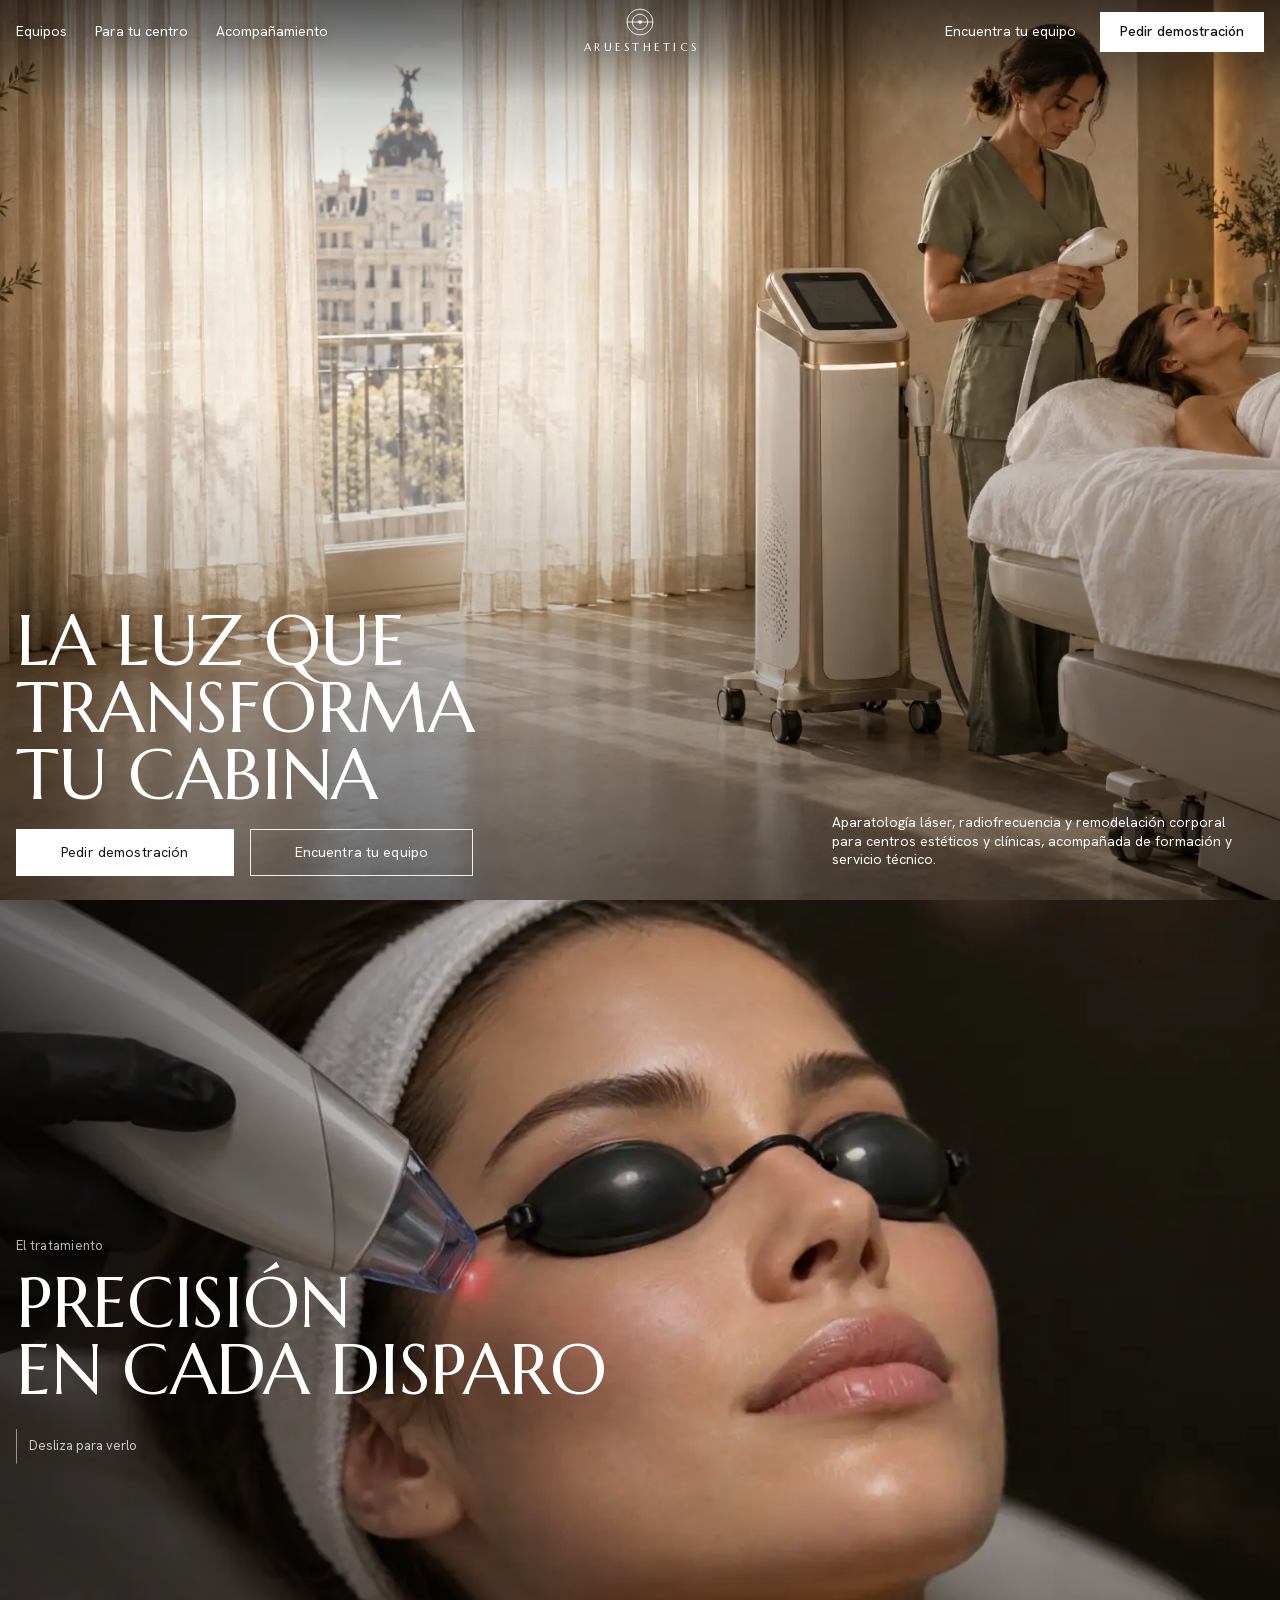
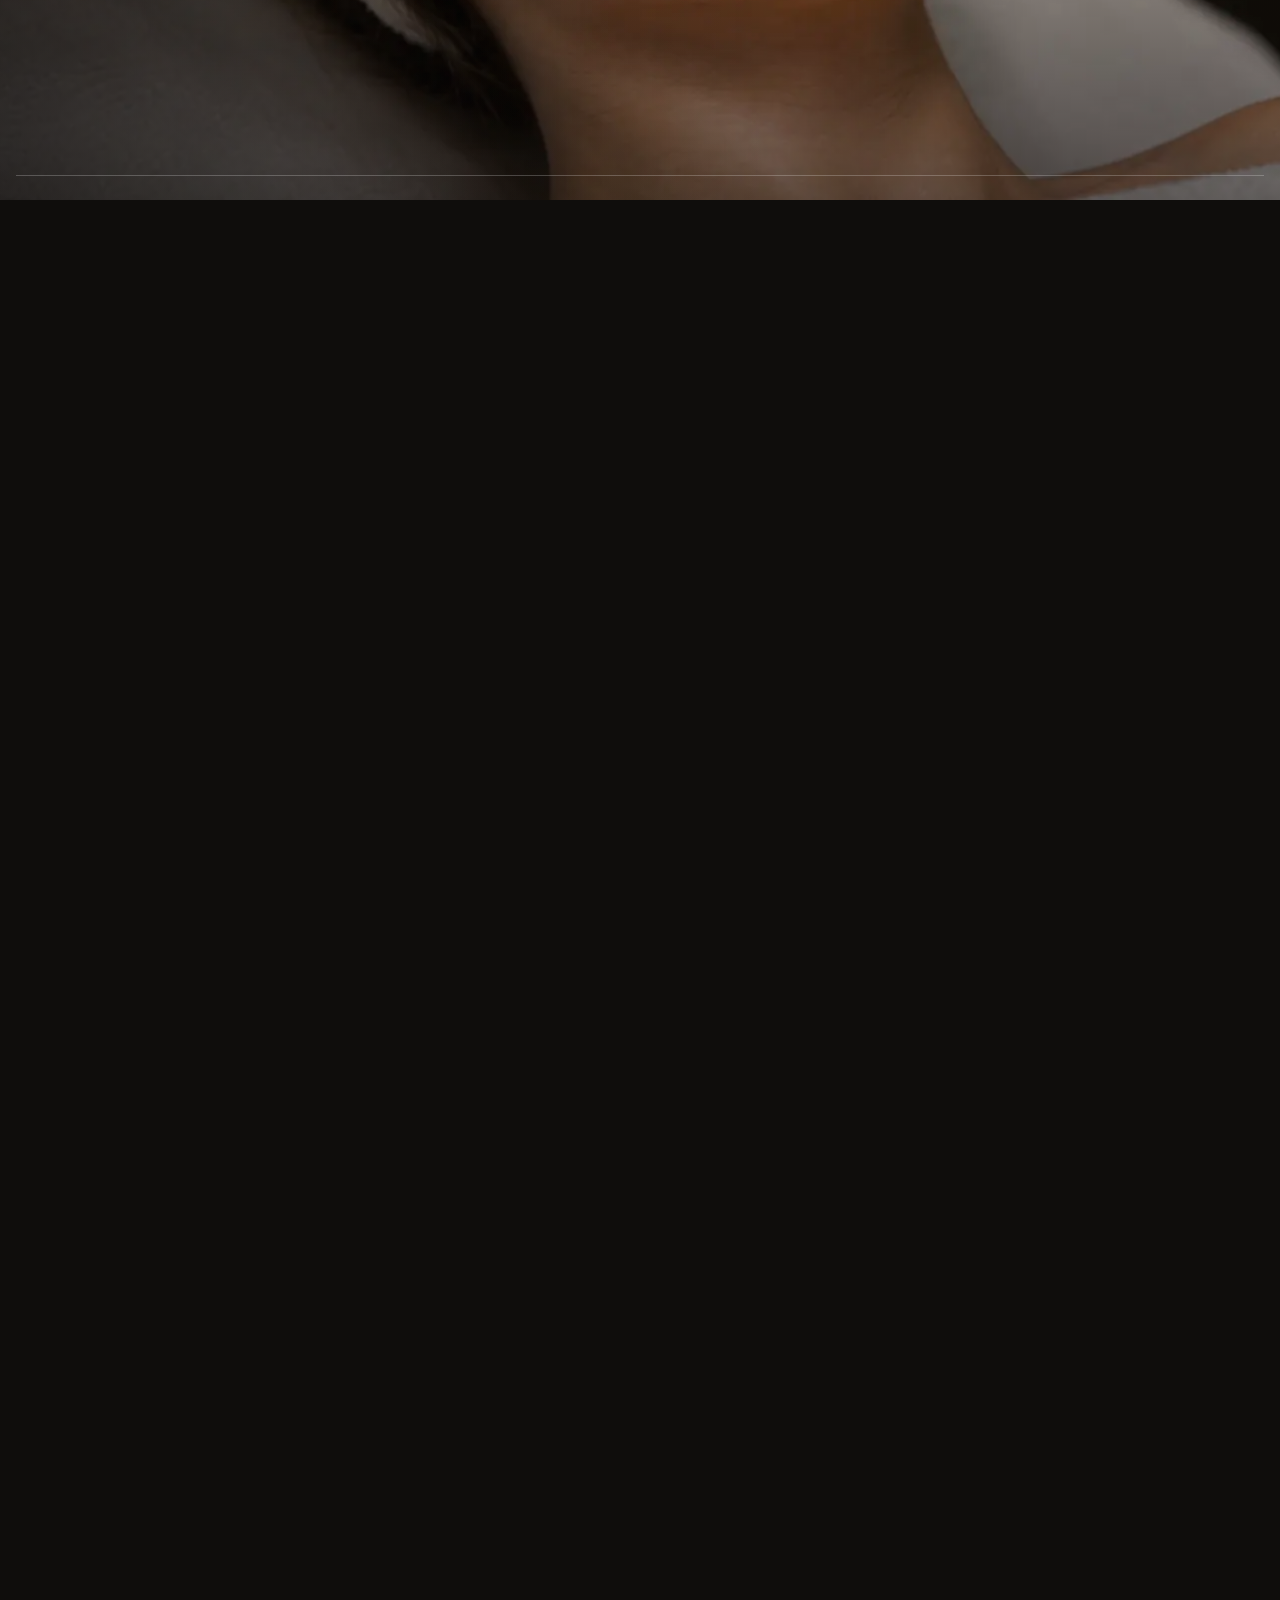
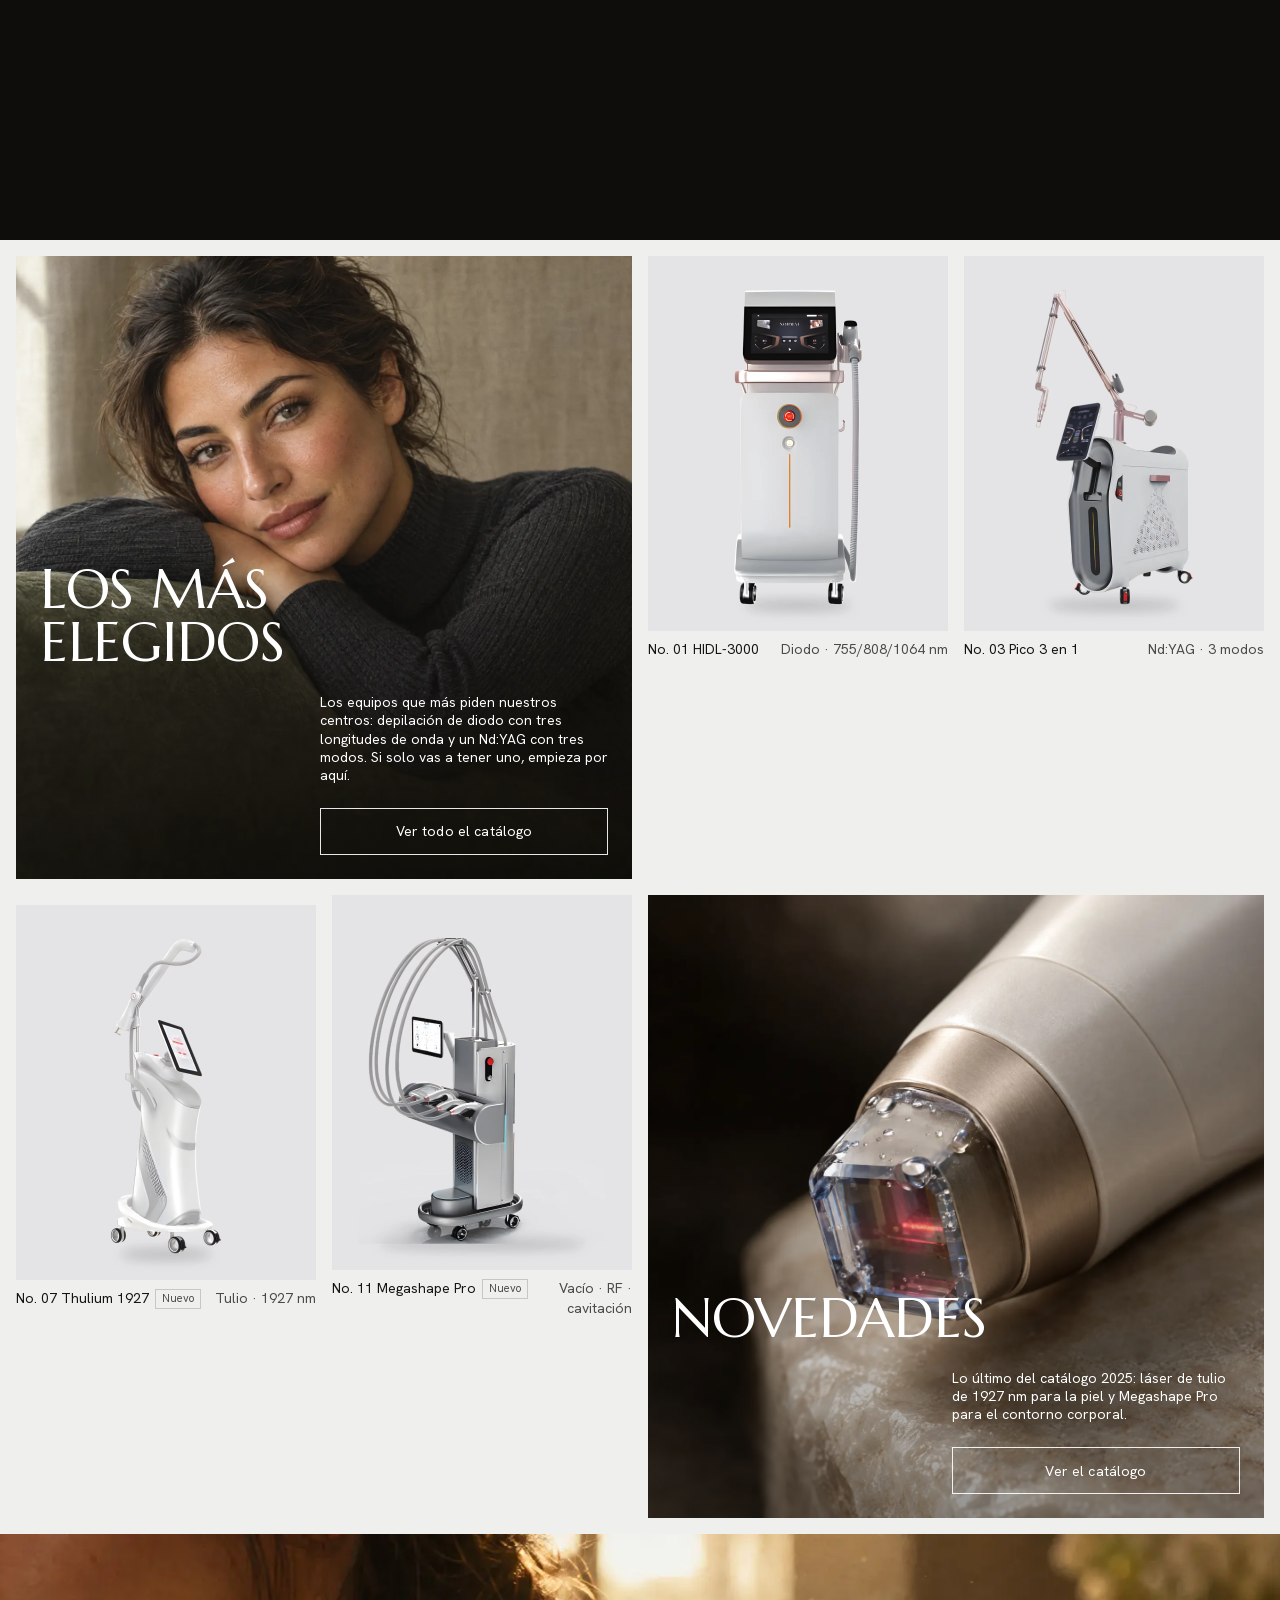
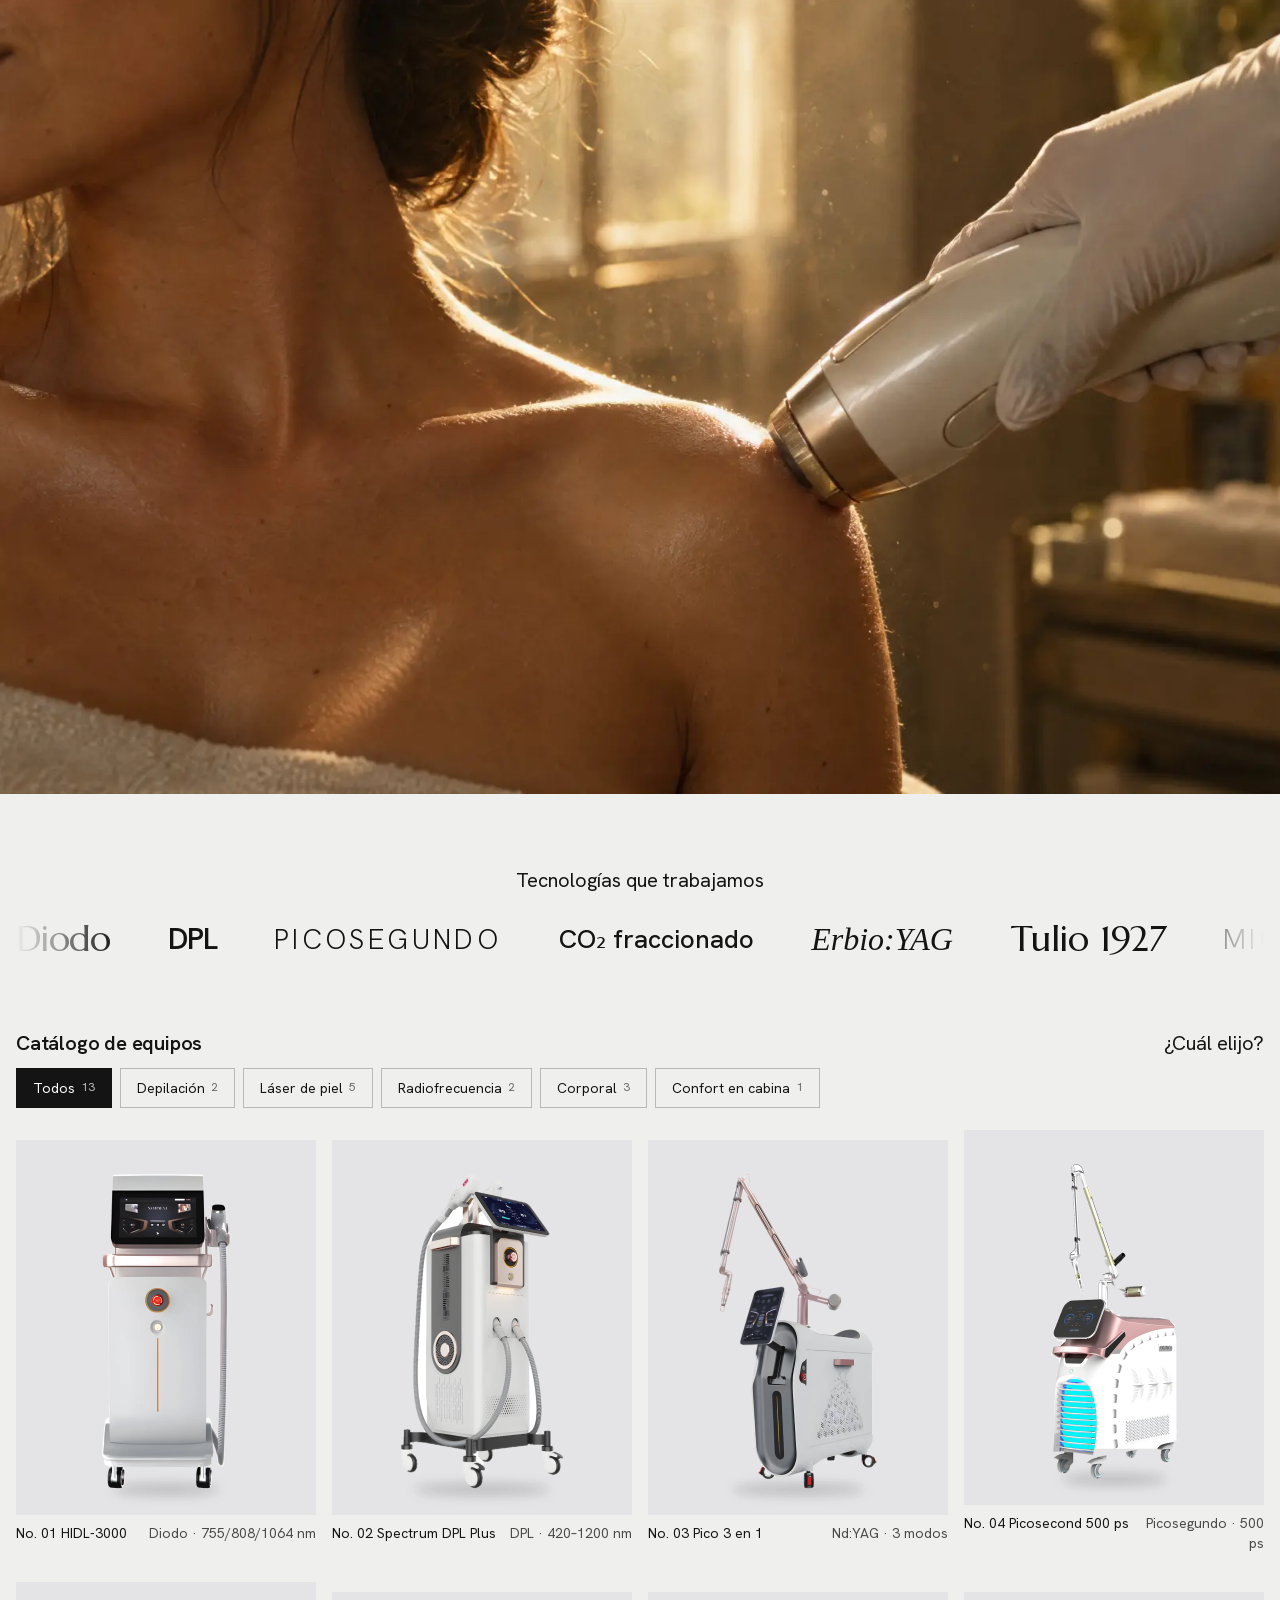
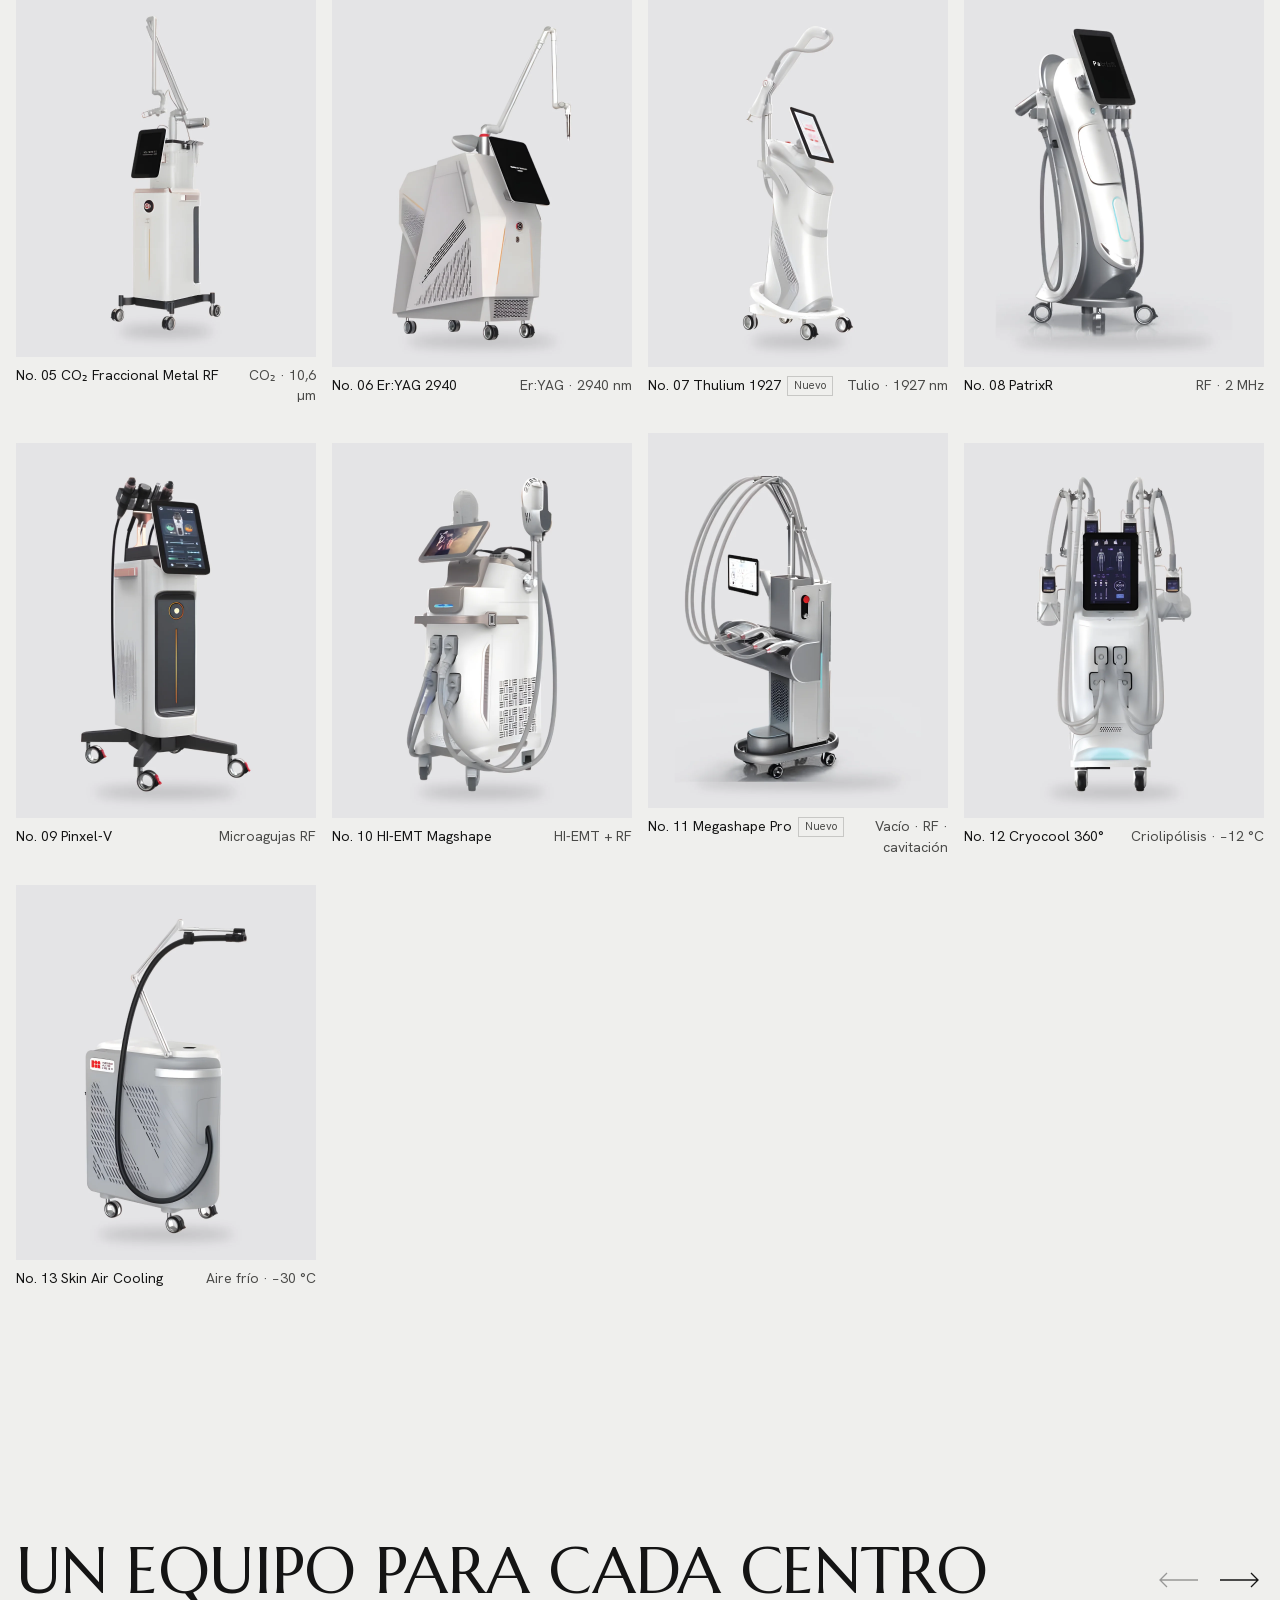
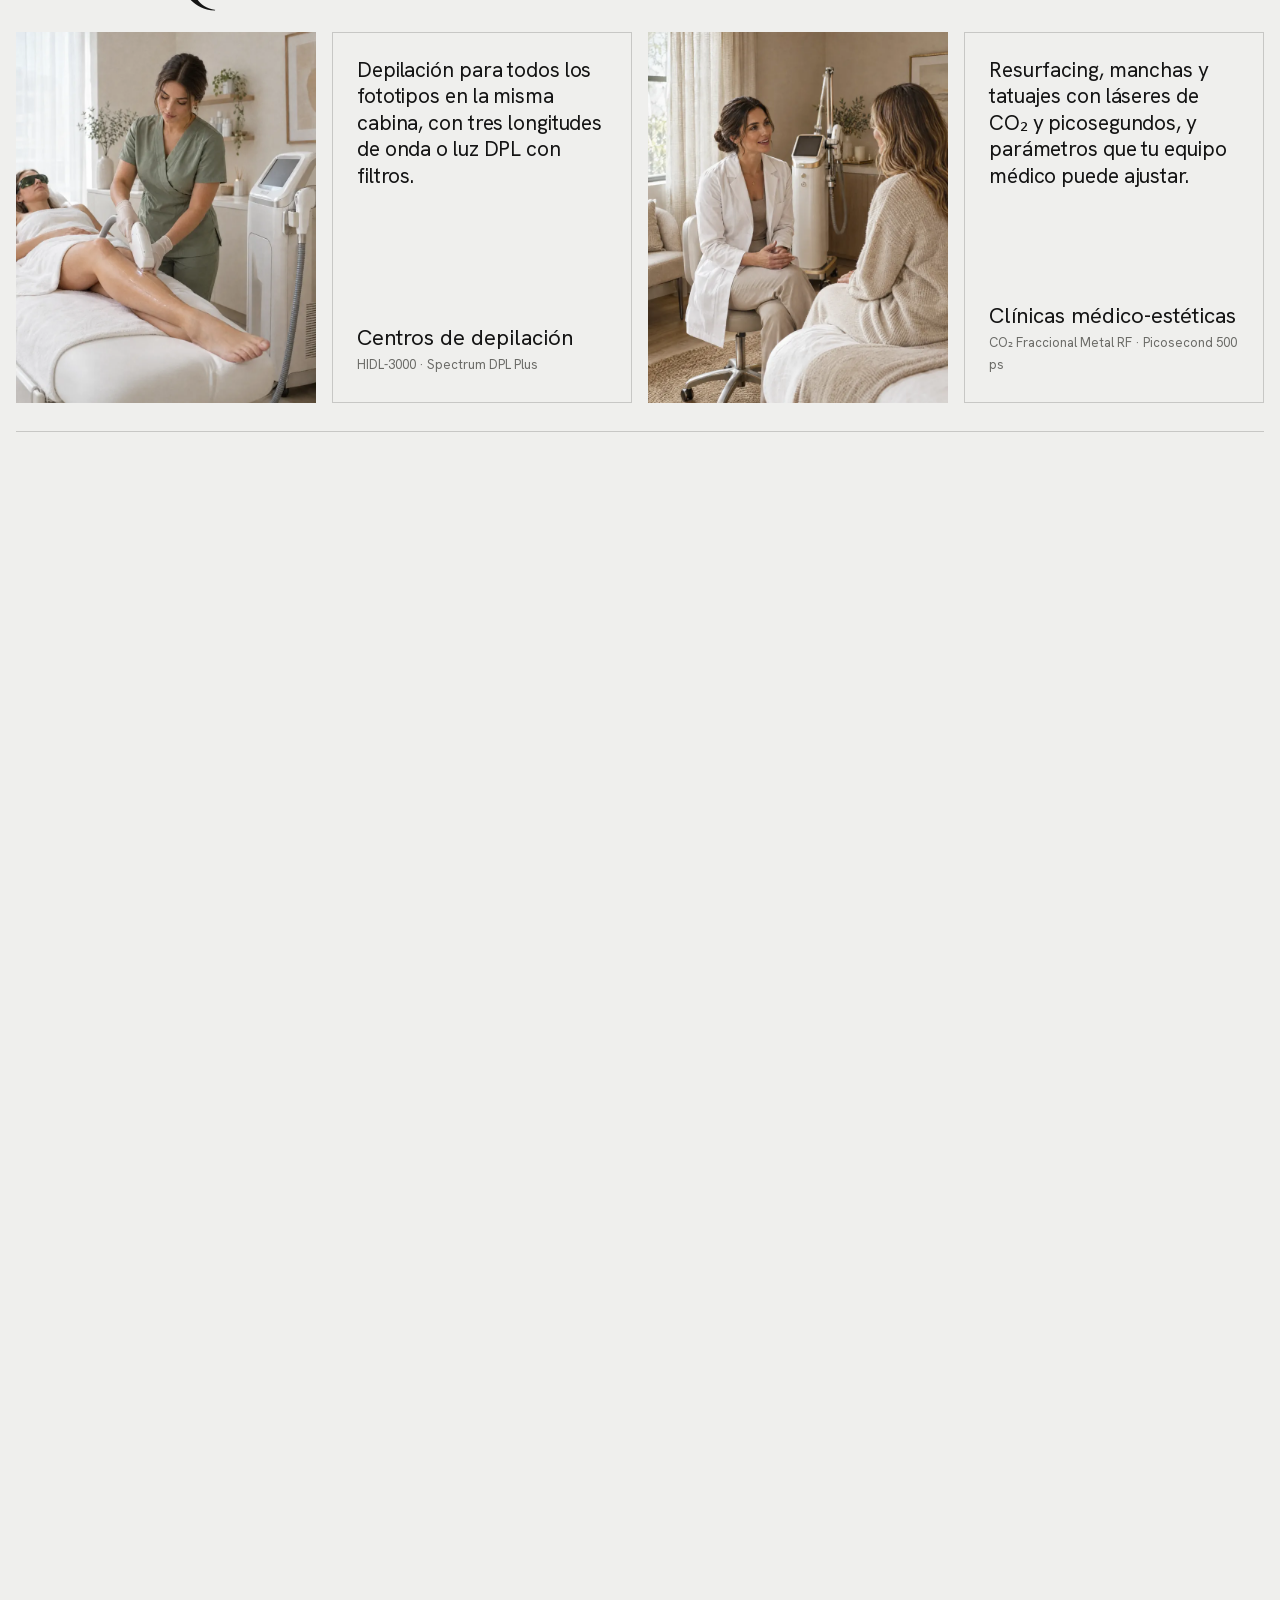
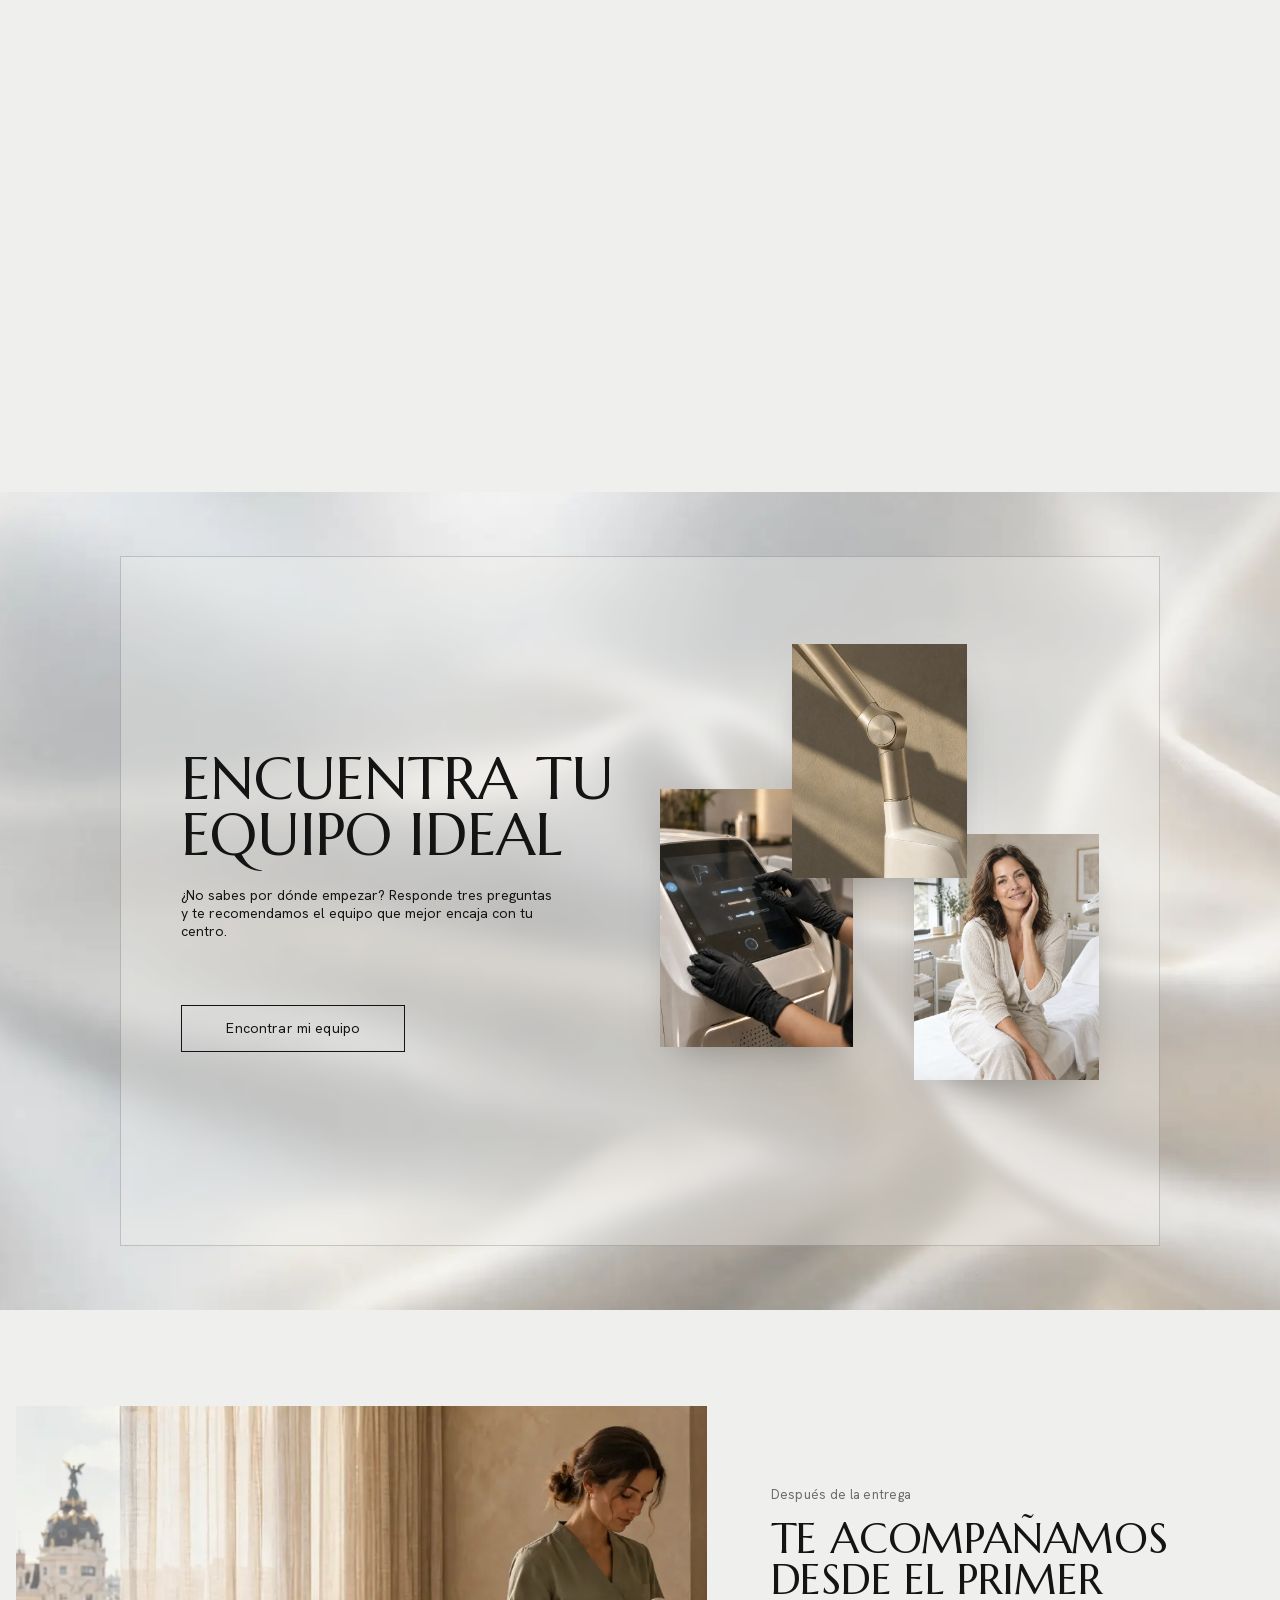
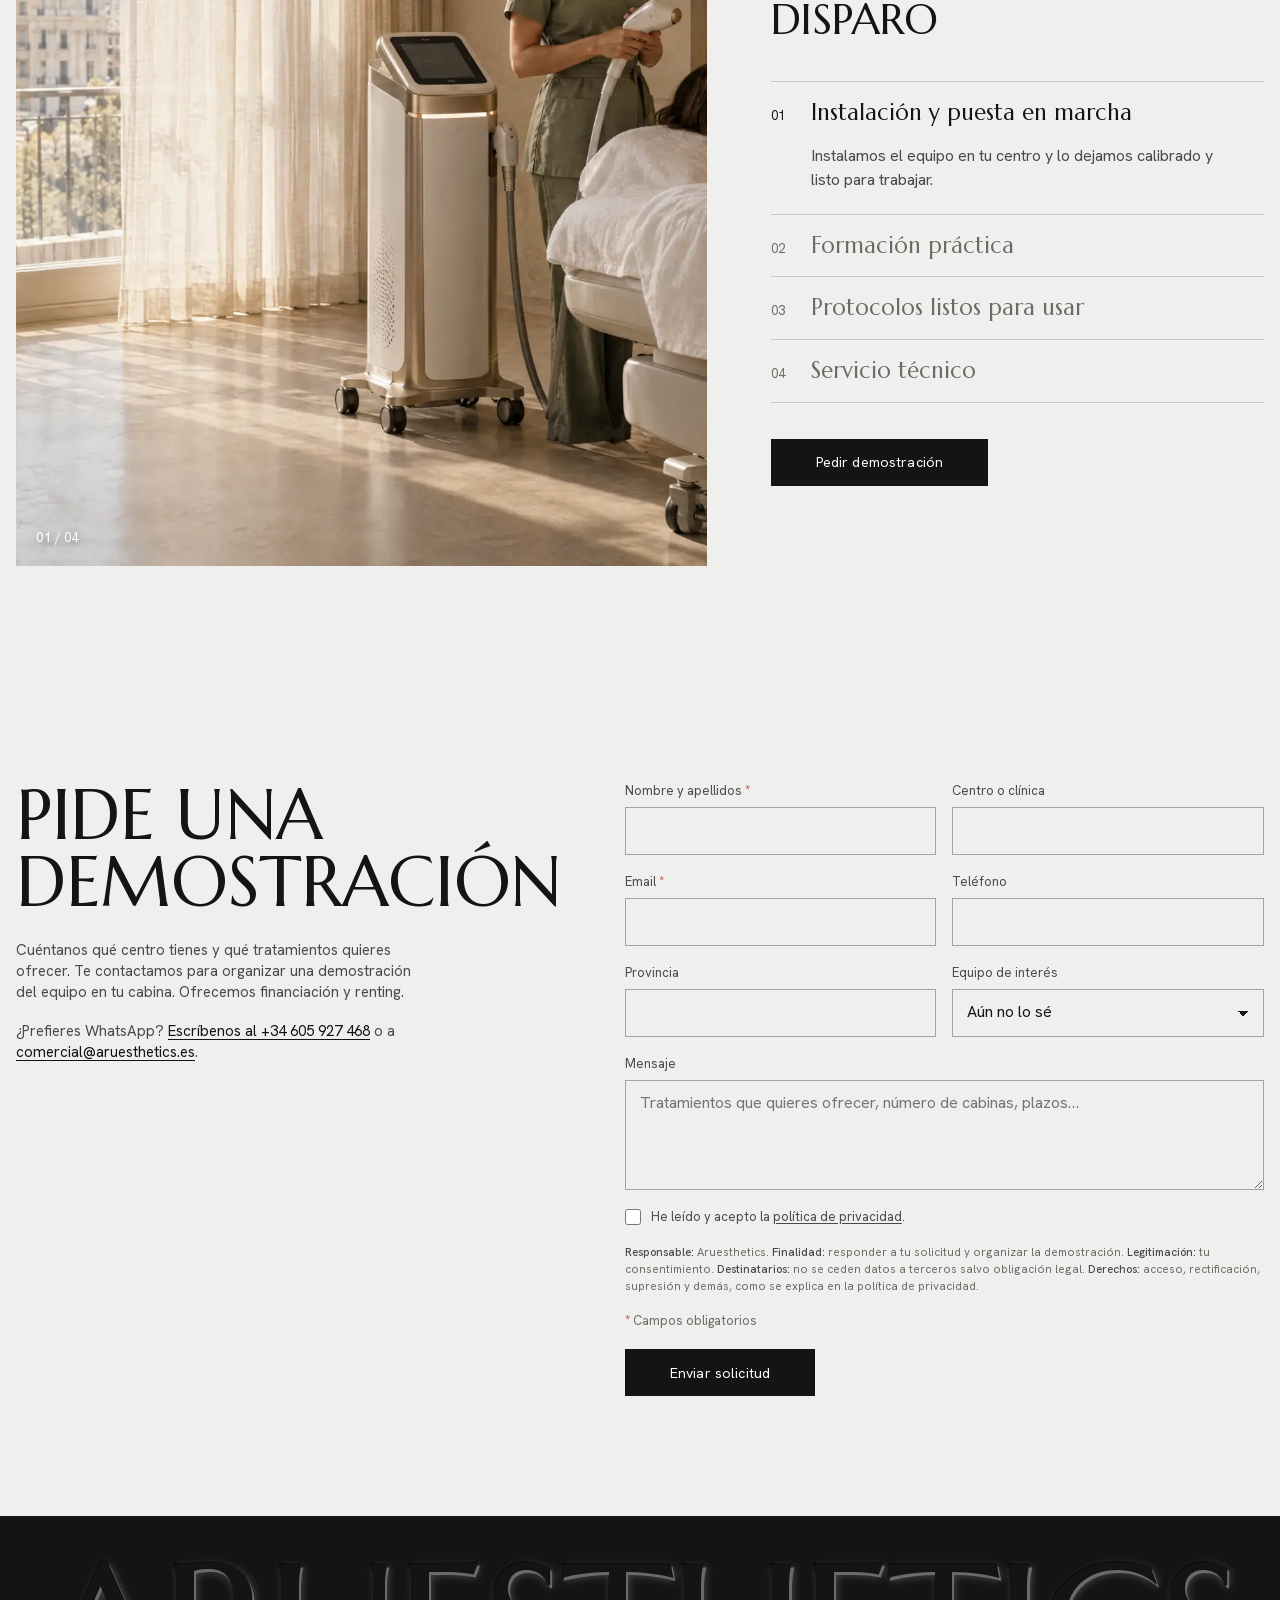
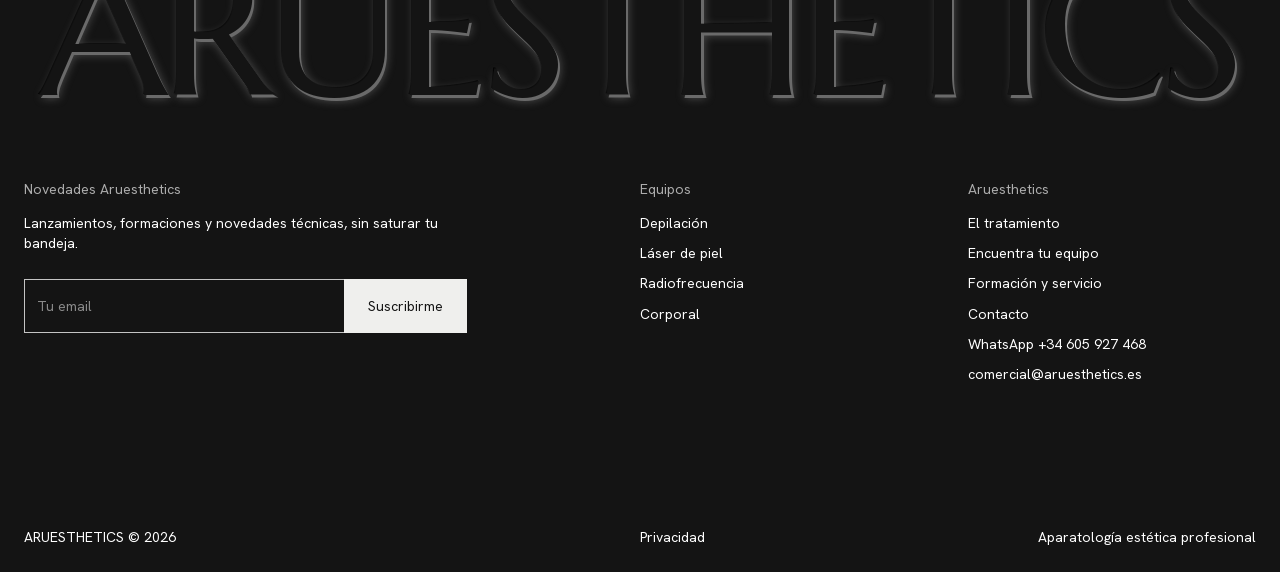
<file: index.html>
<!doctype html>
<html lang="es-ES">
<head>
  <meta charset="utf-8">
  <meta name="viewport" content="width=device-width, initial-scale=1, viewport-fit=cover">
  <title>Aruesthetics — Aparatología estética profesional para centros</title>
  <meta name="description" content="Aruesthetics distribuye aparatología estética profesional para centros estéticos y clínicas: depilación láser de diodo y DPL, láseres de picosegundo, CO₂, erbio y tulio, radiofrecuencia con microagujas, HI-EMT y criolipólisis">
  <link rel="canonical" href="https://aruesthetics.es/">
  <meta name="theme-color" content="#141414">
  <meta property="og:type" content="website">
  <meta property="og:locale" content="es_ES">
  <meta property="og:title" content="Aruesthetics — Aparatología estética profesional para centros">
  <meta property="og:description" content="Láser, radiofrecuencia y remodelación corporal para centros estéticos y clínicas, con formación y servicio técnico.">
  <meta property="og:url" content="https://aruesthetics.es/">
  <meta property="og:image" content="https://aruesthetics.es/img/og.jpg">
  <link rel="icon" href="img/favicon.svg" type="image/svg+xml">
  <link rel="preload" as="font" type="font/woff2" href="fonts/marcellus.woff2" crossorigin>
  <link rel="preload" as="font" type="font/woff2" href="fonts/hanken.woff2" crossorigin>
  <link rel="preload" as="image" href="img/hero.webp">
  <script>document.documentElement.classList.add('js')</script>
  <link rel="stylesheet" href="css/styles.css?v=12">
  <script type="application/ld+json">
  {"@context":"https://schema.org","@type":"Organization","name":"Aruesthetics","url":"https://aruesthetics.es/","description":"Aparatología estética profesional para centros estéticos y clínicas.","logo":"https://aruesthetics.es/img/favicon.svg","email":"comercial@aruesthetics.es","contactPoint":{"@type":"ContactPoint","telephone":"+34 605 927 468","email":"comercial@aruesthetics.es","contactType":"sales","areaServed":"ES","availableLanguage":"es"}}
  </script>
</head>
<body>
  <a class="skip" href="#equipos">Saltar al contenido</a>

  <!-- ============ CABECERA ============ -->
  <header class="nav is-top" id="nav">
    <nav class="nav__left" aria-label="Principal">
      <a href="#equipos" data-sections="equipos,catalogo">Equipos</a>
      <a href="#centros" data-sections="centros,encuentra">Para tu centro</a>
      <a href="#formacion" data-sections="formacion">Acompañamiento</a>
    </nav>
    <a class="nav__logo" href="#top" aria-label="Aruesthetics, inicio">
      <svg viewBox="0 0 40 40" aria-hidden="true"><circle cx="20" cy="20" r="18.5" fill="none" stroke="currentColor" stroke-width="1.2"/><circle cx="20" cy="20" r="11" fill="none" stroke="currentColor" stroke-width="1.2"/><path d="M1.5 20h37" stroke="currentColor" stroke-width="1.2"/><circle cx="20" cy="20" r="2.6" fill="currentColor"/></svg>
      <span>ARUESTHETICS</span>
    </a>
    <div class="nav__right">
      <button type="button" class="linklike nav__quiz" data-open-quiz>Encuentra tu equipo</button>
      <a href="#contacto" class="nav__btn">Pedir demostración</a>
      <button class="nav__burger" type="button" aria-label="Abrir menú" aria-expanded="false" aria-controls="menu"><span></span><span></span></button>
    </div>
  </header>

  <div class="menu" id="menu" hidden>
    <a href="#equipos">Equipos</a>
    <a href="#tratamiento">El tratamiento</a>
    <a href="#centros">Para tu centro</a>
    <a href="#formacion">Acompañamiento</a>
    <button type="button" class="linklike" data-open-quiz>Encuentra tu equipo</button>
    <a href="#contacto" class="btn btn--ink menu__cta">Pedir demostración</a>
  </div>

  <main id="top">
    <!-- ============ HERO ============ -->
    <section class="hero" data-nav="dark">
      <video class="hero__media" autoplay muted loop playsinline preload="auto" poster="img/hero.webp" aria-hidden="true">
        <source src="video/hero-m.mp4" type="video/mp4" media="(max-width: 767px)">
        <source src="video/hero.mp4" type="video/mp4">
      </video>
      <div class="hero__shade"></div>
      <div class="hero__content">
        <h1 class="display reveal">La luz que<br>transforma<br>tu cabina</h1>
        <div class="hero__actions reveal">
          <a class="btn btn--white" href="#contacto">Pedir demostración</a>
          <button type="button" class="btn btn--light" data-open-quiz>Encuentra tu equipo</button>
        </div>
      </div>
      <p class="hero__aside reveal">Aparatología láser, radiofrecuencia y remodelación corporal para centros estéticos y clínicas, acompañada de formación y servicio técnico.</p>
    </section>

    <!-- ============ VÍDEO SCROLL: TRATAMIENTO FACIAL ============ -->
    <section class="scrolly" data-nav="dark" id="tratamiento" data-frames="151" aria-label="El tratamiento, fotograma a fotograma">
      <div class="scrolly__sticky">
        <canvas class="scrolly__canvas" aria-hidden="true"></canvas>
        <img class="scrolly__fallback" src="img/face.webp" alt="Tratamiento láser facial: la pieza de mano con punta de zafiro recorre la mejilla de una clienta con gafas de protección.">
        <div class="scrolly__shade"></div>
        <div class="scrolly__intro">
          <p class="eyebrow">El tratamiento</p>
          <h2 class="display">Precisión<br>en cada disparo</h2>
          <p class="scrolly__hint"><span></span>Desliza para verlo</p>
        </div>
        <ol class="scrolly__steps">
          <li data-from="0.18" data-to="0.45">
            <span class="step__n">01 · Contacto</span>
            <p>La punta de zafiro refrigerada se apoya sobre la piel y protege la epidermis antes de cada disparo.</p>
          </li>
          <li data-from="0.45" data-to="0.72">
            <span class="step__n">02 · Disparo</span>
            <p>Energía estable pulso a pulso. El haz guía marca el punto exacto donde actúa la luz.</p>
          </li>
          <li data-from="0.72" data-to="1.01">
            <span class="step__n">03 · Recorrido</span>
            <p>Pasadas suaves y continuas, con protocolos guardados por fototipo y zona para repetir el resultado en cada sesión.</p>
          </li>
        </ol>
        <div class="scrolly__progress" aria-hidden="true"><span></span></div>
      </div>
    </section>

    <!-- ============ DESTACADOS ============ -->
    <section class="features" id="equipos">
      <div class="feature-row">
        <article class="feature reveal">
          <img src="img/retrato.webp" alt="Retrato de una mujer con la piel luminosa apoyada sobre su brazo" loading="lazy" width="1400" height="1400">
          <div class="feature__body">
            <h2 class="display">Los más<br>elegidos</h2>
            <div class="feature__side">
              <p>Los equipos que más piden nuestros centros: depilación de diodo con tres longitudes de onda y un Nd:YAG con tres modos. Si solo vas a tener uno, empieza por aquí.</p>
              <a class="btn btn--light btn--block" href="#catalogo" data-filter="todos">Ver todo el catálogo</a>
            </div>
          </div>
        </article>
        <div class="feature-products" data-products="hidl,pico3"></div>
      </div>

      <div class="feature-row feature-row--flip">
        <div class="feature-products" data-products="tulio,megashape"></div>
        <article class="feature reveal">
          <img src="img/tip.webp" alt="Detalle de la punta de zafiro de una pieza de mano láser con gotas de gel refrigerante" loading="lazy" width="1400" height="1400">
          <div class="feature__body">
            <h2 class="display">Novedades</h2>
            <div class="feature__side">
              <p>Lo último del catálogo 2025: láser de tulio de 1927 nm para la piel y Megashape Pro para el contorno corporal.</p>
              <a class="btn btn--light btn--block" href="#catalogo" data-filter="todos">Ver el catálogo</a>
            </div>
          </div>
        </article>
      </div>
    </section>

    <!-- ============ FRANJA DE VÍDEO ============ -->
    <section class="band" data-nav="dark" aria-hidden="true">
      <video class="lazy-video" muted loop playsinline preload="none" poster="img/band.webp">
        <source data-src="video/band.mp4" type="video/mp4">
      </video>
    </section>

    <!-- ============ TECNOLOGÍAS ============ -->
    <section class="techs" aria-labelledby="techs-t">
      <h2 id="techs-t" class="techs__title">Tecnologías que trabajamos</h2>
      <div class="techs__track">
        <ul class="techs__list">
          <li class="t1">Diodo</li><li class="t3">DPL</li><li class="t4">Picosegundo</li><li class="t6">CO₂ fraccionado</li><li class="t2">Erbio:YAG</li><li class="t5">Tulio 1927</li><li class="t4">Microagujas RF</li><li class="t3">HI-EMT</li><li class="t2">Criolipólisis</li>
        </ul>
      </div>
    </section>

    <!-- ============ COLECCIONES ============ -->
    <section class="collection" id="catalogo" aria-labelledby="catalogo-t">
      <header class="collection__head">
        <h2 id="catalogo-t">Catálogo de equipos</h2>
        <button type="button" class="linklike" data-open-quiz>¿Cuál elijo?</button>
      </header>
      <div class="filters" role="group" aria-label="Filtrar por tipo de equipo"></div>
      <div class="grid4" id="catalogo-grid" aria-live="polite"></div>
    </section>

    <!-- ============ PARA CADA CENTRO ============ -->
    <section class="centers" id="centros">
      <div class="centers__sticky">
      <header class="centers__head">
        <h2 class="display display--ink">Un equipo para<br class="m-only"> cada centro</h2>
        <div class="arrows">
          <button type="button" class="arrow" data-dir="-1" aria-label="Anterior"><svg viewBox="0 0 40 16"><path d="M40 8H2M9 1 2 8l7 7" fill="none" stroke="currentColor" stroke-width="1.3"/></svg></button>
          <button type="button" class="arrow" data-dir="1" aria-label="Siguiente"><svg viewBox="0 0 40 16"><path d="M0 8h38M31 1l7 7-7 7" fill="none" stroke="currentColor" stroke-width="1.3"/></svg></button>
        </div>
      </header>
      <div class="carousel" aria-label="Tipos de centro">
        <figure class="ccard ccard--img"><img src="img/uc-depilacion.webp" alt="Esteticista tratando la pierna de una clienta con un láser de diodo" decoding="async" width="800" height="1000"></figure>
        <div class="ccard ccard--text">
          <p>Depilación para todos los fototipos en la misma cabina, con tres longitudes de onda o luz DPL con filtros.</p>
          <div><strong>Centros de depilación</strong><span>HIDL-3000 · Spectrum DPL Plus</span></div>
        </div>
        <figure class="ccard ccard--img"><img src="img/uc-clinica.webp" alt="Doctora conversando con una paciente en una consulta médico-estética" decoding="async" width="800" height="1000"></figure>
        <div class="ccard ccard--text">
          <p>Resurfacing, manchas y tatuajes con láseres de CO₂ y picosegundos, y parámetros que tu equipo médico puede ajustar.</p>
          <div><strong>Clínicas médico-estéticas</strong><span>CO₂ Fraccional Metal RF · Picosecond 500 ps</span></div>
        </div>
        <figure class="ccard ccard--img"><img src="img/uc-derma.webp" alt="Dermatóloga examinando la piel de un paciente con una lupa iluminada" decoding="async" width="800" height="1000"></figure>
        <div class="ccard ccard--text">
          <p>Lesiones pigmentadas, textura y poros tratados con precisión con láseres de erbio y tulio.</p>
          <div><strong>Dermatología</strong><span>Er:YAG 2940 · Thulium 1927</span></div>
        </div>
        <figure class="ccard ccard--img"><img src="img/uc-spa.webp" alt="Sala de spa con camilla y un equipo láser de sobremesa" decoding="async" width="800" height="1000"></figure>
        <div class="ccard ccard--text">
          <p>Remodelación corporal y radiofrecuencia para sumar servicios de cuerpo sin obras ni cabinas nuevas.</p>
          <div><strong>Spas y wellness</strong><span>Megashape Pro · Cryocool 360°</span></div>
        </div>
      </div>
      <div class="centers__progress" aria-hidden="true"><span></span></div>
      </div>
    </section>

    <!-- ============ QUIZ ============ -->
    <section class="match" id="encuentra">
      <img class="match__bg" src="img/quizbg.webp" alt="" loading="lazy" aria-hidden="true">
      <div class="match__box reveal">
        <div class="match__copy">
          <h2 class="display display--ink">Encuentra tu<br>equipo ideal</h2>
          <p>¿No sabes por dónde empezar? Responde tres preguntas y te recomendamos el equipo que mejor encaja con tu centro.</p>
          <button type="button" class="btn" data-open-quiz>Encontrar mi equipo</button>
        </div>
        <div class="match__collage" aria-hidden="true">
          <img class="c1" src="img/col1.webp" alt="" loading="lazy">
          <img class="c2" src="img/col3.webp" alt="" loading="lazy">
          <img class="c3" src="img/col2.webp" alt="" loading="lazy">
        </div>
      </div>
    </section>

    <!-- ============ ACOMPAÑAMIENTO ============ -->
    <section class="care" id="formacion" aria-labelledby="care-t">
      <div class="care__media reveal">
        <figure class="care__layer is-on"><img src="img/hero.webp" alt="Equipo de depilación instalado en una cabina, junto a la camilla" loading="lazy" style="object-position: 64% 50%"></figure>
        <figure class="care__layer"><video muted loop playsinline preload="none" poster="img/formacion.webp" aria-label="Una formadora explica los parámetros del equipo a dos esteticistas"><source data-src="video/formacion.mp4" type="video/mp4"></video></figure>
        <figure class="care__layer"><img src="img/col1.webp" alt="Manos con guantes ajustando un protocolo en la pantalla táctil del equipo" loading="lazy"></figure>
        <figure class="care__layer"><video muted loop playsinline preload="none" poster="img/historia.webp" aria-label="Un técnico calibra un equipo láser en el taller"><source data-src="video/historia.mp4" type="video/mp4"></video></figure>
        <p class="care__count" aria-hidden="true"><b>01</b> / 04</p>
      </div>
      <div class="care__copy">
        <p class="eyebrow">Después de la entrega</p>
        <h2 id="care-t" class="display display--ink">Te acompañamos desde el primer disparo</h2>
        <ol class="care__list">
          <li class="is-on">
            <button type="button" aria-expanded="true" aria-controls="care-d0"><span class="care__n">01</span><span class="care__t">Instalación y puesta en marcha</span></button>
            <div class="care__d" id="care-d0"><p>Instalamos el equipo en tu centro y lo dejamos calibrado y listo para trabajar.</p></div>
            <span class="care__bar" aria-hidden="true"></span>
          </li>
          <li>
            <button type="button" aria-expanded="false" aria-controls="care-d1"><span class="care__n">02</span><span class="care__t">Formación práctica</span></button>
            <div class="care__d" id="care-d1"><p>Formación en cabina para tu equipo, con casos reales y los parámetros de cada tratamiento.</p></div>
            <span class="care__bar" aria-hidden="true"></span>
          </li>
          <li>
            <button type="button" aria-expanded="false" aria-controls="care-d2"><span class="care__n">03</span><span class="care__t">Protocolos listos para usar</span></button>
            <div class="care__d" id="care-d2"><p>Protocolos por fototipo y zona cargados en el equipo, para trabajar con seguridad desde el primer día.</p></div>
            <span class="care__bar" aria-hidden="true"></span>
          </li>
          <li>
            <button type="button" aria-expanded="false" aria-controls="care-d3"><span class="care__n">04</span><span class="care__t">Servicio técnico</span></button>
            <div class="care__d" id="care-d3"><p>Revisiones, calibración y asistencia para que tu cabina no se pare. Una cabina parada es una agenda perdida.</p></div>
            <span class="care__bar" aria-hidden="true"></span>
          </li>
        </ol>
        <a class="btn btn--ink" href="#contacto">Pedir demostración</a>
      </div>
    </section>

    <!-- ============ CONTACTO ============ -->
    <section class="contact" id="contacto">
      <div class="contact__intro">
        <h2 class="display display--ink">Pide una<br>demostración</h2>
        <p>Cuéntanos qué centro tienes y qué tratamientos quieres ofrecer. Te contactamos para organizar una demostración del equipo en tu cabina. Ofrecemos financiación y renting.</p>
        <p class="contact__alt">¿Prefieres WhatsApp? <a href="https://wa.me/34605927468?text=Hola%2C%20Aruesthetics.%20Me%20gustar%C3%ADa%20recibir%20informaci%C3%B3n." target="_blank" rel="noopener" data-open-chat>Escríbenos al +34 605 927 468</a> o a <a href="mailto:comercial@aruesthetics.es">comercial@aruesthetics.es</a>.</p>
      </div>
      <form class="form" id="form-contacto" action="enviar.php" method="post" novalidate>
        <input type="hidden" name="tipo" value="demostracion">
        <div class="hp" aria-hidden="true"><label>No rellenar <input type="text" name="web" tabindex="-1" autocomplete="off"></label></div>
        <label class="field"><span>Nombre y apellidos <i aria-hidden="true">*</i></span><input name="nombre" required autocomplete="name" data-msg="Indica tu nombre."></label>
        <label class="field"><span>Centro o clínica</span><input name="centro" autocomplete="organization"></label>
        <label class="field"><span>Email <i aria-hidden="true">*</i></span><input name="email" type="email" required autocomplete="email" inputmode="email" data-msg="Introduce un email válido, por ejemplo nombre@centro.es."></label>
        <label class="field"><span>Teléfono</span><input name="telefono" type="tel" autocomplete="tel"></label>
        <label class="field"><span>Provincia</span><input name="provincia" autocomplete="address-level2"></label>
        <label class="field"><span>Equipo de interés</span>
          <select name="equipo" id="equipo-select">
            <option value="">Aún no lo sé</option>
          </select>
        </label>
        <label class="field field--wide"><span>Mensaje</span><textarea name="mensaje" rows="4" placeholder="Tratamientos que quieres ofrecer, número de cabinas, plazos…"></textarea></label>
        <label class="check field--wide"><input type="checkbox" name="privacidad" required data-msg="Acepta la política de privacidad para poder enviarla."> <span>He leído y acepto la <button type="button" class="linklike u" data-open-privacy>política de privacidad</button>.</span></label>
        <p class="legal field--wide"><strong>Responsable:</strong> Aruesthetics. <strong>Finalidad:</strong> responder a tu solicitud y organizar la demostración. <strong>Legitimación:</strong> tu consentimiento. <strong>Destinatarios:</strong> no se ceden datos a terceros salvo obligación legal. <strong>Derechos:</strong> acceso, rectificación, supresión y demás, como se explica en la política de privacidad.</p>
        <p class="form__req field--wide"><i aria-hidden="true">*</i> Campos obligatorios</p>
        <div class="form__foot field--wide">
          <button class="btn btn--ink" type="submit">Enviar solicitud</button>
          <p class="form__status" role="status" aria-live="polite"></p>
        </div>
      </form>
    </section>
  </main>

  <!-- ============ PIE ============ -->
  <footer class="footer" data-nav="dark">
    <div class="footer__word" aria-hidden="true">ARUESTHETICS</div>
    <div class="footer__grid">
      <div class="footer__news">
        <h2 class="footer__h">Novedades Aruesthetics</h2>
        <p>Lanzamientos, formaciones y novedades técnicas, sin saturar tu bandeja.</p>
        <form class="news" action="enviar.php" method="post" novalidate>
          <input type="hidden" name="tipo" value="newsletter">
          <div class="hp" aria-hidden="true"><input type="text" name="web" tabindex="-1" autocomplete="off"></div>
          <input type="hidden" name="privacidad" value="on">
          <label class="sr" for="news-email">Email</label>
          <input id="news-email" name="email" type="email" placeholder="Tu email" required autocomplete="email">
          <button type="submit">Suscribirme</button>
        </form>
        <p class="news__status" role="status" aria-live="polite"></p>
      </div>
      <div>
        <h2 class="footer__h">Equipos</h2>
        <ul>
          <li><a href="#catalogo" data-filter="depilacion">Depilación</a></li>
          <li><a href="#catalogo" data-filter="laser">Láser de piel</a></li>
          <li><a href="#catalogo" data-filter="rf">Radiofrecuencia</a></li>
          <li><a href="#catalogo" data-filter="corporal">Corporal</a></li>
        </ul>
      </div>
      <div>
        <h2 class="footer__h">Aruesthetics</h2>
        <ul>
          <li><a href="#tratamiento">El tratamiento</a></li>
          <li><button type="button" class="linklike" data-open-quiz>Encuentra tu equipo</button></li>
          <li><a href="#formacion">Formación y servicio</a></li>
          <li><a href="#contacto">Contacto</a></li>
          <li><a href="https://wa.me/34605927468?text=Hola%2C%20Aruesthetics.%20Me%20gustar%C3%ADa%20recibir%20informaci%C3%B3n." target="_blank" rel="noopener" data-open-chat>WhatsApp +34 605 927 468</a></li>
          <li><a href="mailto:comercial@aruesthetics.es">comercial@aruesthetics.es</a></li>
        </ul>
      </div>
    </div>
    <div class="footer__bottom">
      <span>ARUESTHETICS © 2026</span>
      <button type="button" class="linklike" data-open-privacy>Privacidad</button>
      <span>Aparatología estética profesional</span>
    </div>
  </footer>

  <!-- ============ FICHA DE PRODUCTO ============ -->
  <dialog class="sheet" id="product-sheet" aria-labelledby="ps-name">
    <button class="sheet__close" type="button" data-close aria-label="Cerrar">&times;</button>
    <div class="sheet__inner">
      <div class="sheet__media">
        <img id="ps-img" alt="">
        <div class="sheet__thumbs" id="ps-thumbs" hidden></div>
      </div>
      <div class="sheet__info">
        <p class="eyebrow" id="ps-no"></p>
        <h2 class="display display--ink" id="ps-name"></h2>
        <p class="sheet__tech" id="ps-tech"></p>
        <p id="ps-desc"></p>
        <h3 class="sheet__h">Ventajas técnicas</h3>
        <ul class="sheet__specs" id="ps-specs"></ul>
        <h3 class="sheet__h">Ficha técnica</h3>
        <table class="sheet__table"><tbody id="ps-ficha-t"></tbody></table>
        <p class="sheet__apl" id="ps-apl"></p>
        <div class="sheet__actions">
          <button class="btn btn--ink" type="button" id="ps-demo">Pedir demostración</button>
          <button class="btn" type="button" id="ps-ficha">Solicitar ficha técnica</button>
          <button class="btn btn--wa" type="button" id="ps-wa"><svg viewBox="0 0 24 24" aria-hidden="true"><path fill="currentColor" d="M17.472 14.382c-.297-.149-1.758-.867-2.03-.967-.273-.099-.471-.148-.67.15-.197.297-.767.966-.94 1.164-.173.199-.347.223-.644.075-.297-.15-1.255-.463-2.39-1.475-.883-.788-1.48-1.761-1.653-2.059-.173-.297-.018-.458.13-.606.134-.133.298-.347.446-.52.149-.174.198-.298.298-.497.099-.198.05-.371-.025-.52-.075-.149-.669-1.612-.916-2.207-.242-.579-.487-.5-.669-.51-.173-.008-.371-.01-.57-.01-.198 0-.52.074-.792.372-.272.297-1.04 1.016-1.04 2.479 0 1.462 1.065 2.875 1.213 3.074.149.198 2.096 3.2 5.077 4.487.709.306 1.262.489 1.694.625.712.227 1.36.195 1.871.118.571-.085 1.758-.719 2.006-1.413.248-.694.248-1.289.173-1.413-.074-.124-.272-.198-.57-.347m-5.421 7.403h-.004a9.87 9.87 0 01-5.031-1.378l-.361-.214-3.741.982.998-3.648-.235-.374a9.86 9.86 0 01-1.51-5.26c.001-5.45 4.436-9.884 9.888-9.884 2.64 0 5.122 1.03 6.988 2.898a9.825 9.825 0 012.893 6.994c-.003 5.45-4.437 9.884-9.885 9.884m8.413-18.297A11.815 11.815 0 0012.05 0C5.495 0 .16 5.335.157 11.892c0 2.096.547 4.142 1.588 5.945L.057 24l6.305-1.654a11.882 11.882 0 005.683 1.448h.005c6.554 0 11.89-5.335 11.893-11.893a11.821 11.821 0 00-3.48-8.413z"/></svg><span>Consultar por WhatsApp</span></button>
        </div>
        <p class="sheet__note">Financiación y renting disponibles. Ficha técnica completa y configuración bajo solicitud.</p>
      </div>
    </div>
  </dialog>

  <!-- ============ QUIZ ============ -->
  <dialog class="quiz" id="quiz" aria-labelledby="quiz-t">
    <button class="sheet__close" type="button" data-close aria-label="Cerrar">&times;</button>
    <div class="quiz__inner">
      <p class="quiz__brand">Encuentra tu equipo</p>
      <div class="quiz__bar"><span></span></div>
      <div class="quiz__step is-on" data-step="0">
        <h2 id="quiz-t" class="display display--ink">¿Qué tratamientos quieres ofrecer?</h2>
        <div class="opts" data-key="trat">
          <button type="button" data-v="depilacion">Depilación</button>
          <button type="button" data-v="pigmento">Manchas y tatuajes</button>
          <button type="button" data-v="rejuv">Rejuvenecimiento y textura</button>
          <button type="button" data-v="corporal">Remodelación corporal</button>
        </div>
      </div>
      <div class="quiz__step" data-step="1">
        <h2 class="display display--ink">¿Qué tipo de centro tienes?</h2>
        <div class="opts" data-key="centro">
          <button type="button" data-v="estetica">Centro de estética</button>
          <button type="button" data-v="clinica">Clínica médico-estética</button>
          <button type="button" data-v="spa">Spa o wellness</button>
          <button type="button" data-v="derma">Consulta de dermatología</button>
        </div>
      </div>
      <div class="quiz__step" data-step="2">
        <h2 class="display display--ink">¿Cómo vas a trabajar con él?</h2>
        <div class="opts" data-key="uso">
          <button type="button" data-v="volumen">Una cabina con mucha agenda</button>
          <button type="button" data-v="varias">Varias cabinas a la vez</button>
          <button type="button" data-v="movil">Moviéndolo entre cabinas o centros</button>
        </div>
      </div>
      <div class="quiz__step" data-step="3">
        <h2 class="display display--ink">Buscando tu equipo…</h2>
      </div>
      <div class="quiz__step quiz__result" data-step="4">
        <p class="eyebrow">Tu equipo</p>
        <div class="result">
          <img id="qr-img" alt="">
          <div>
            <h2 class="display display--ink" id="qr-name"></h2>
            <p class="sheet__tech" id="qr-tech"></p>
            <p id="qr-why"></p>
            <p class="result__alt" id="qr-alt"></p>
            <div class="sheet__actions">
              <button class="btn btn--ink" type="button" id="qr-demo">Pedir demostración</button>
              <button class="btn" type="button" id="qr-more">Ver ficha</button>
              <button class="btn btn--wa" type="button" id="qr-wa"><svg viewBox="0 0 24 24" aria-hidden="true"><path fill="currentColor" d="M17.472 14.382c-.297-.149-1.758-.867-2.03-.967-.273-.099-.471-.148-.67.15-.197.297-.767.966-.94 1.164-.173.199-.347.223-.644.075-.297-.15-1.255-.463-2.39-1.475-.883-.788-1.48-1.761-1.653-2.059-.173-.297-.018-.458.13-.606.134-.133.298-.347.446-.52.149-.174.198-.298.298-.497.099-.198.05-.371-.025-.52-.075-.149-.669-1.612-.916-2.207-.242-.579-.487-.5-.669-.51-.173-.008-.371-.01-.57-.01-.198 0-.52.074-.792.372-.272.297-1.04 1.016-1.04 2.479 0 1.462 1.065 2.875 1.213 3.074.149.198 2.096 3.2 5.077 4.487.709.306 1.262.489 1.694.625.712.227 1.36.195 1.871.118.571-.085 1.758-.719 2.006-1.413.248-.694.248-1.289.173-1.413-.074-.124-.272-.198-.57-.347m-5.421 7.403h-.004a9.87 9.87 0 01-5.031-1.378l-.361-.214-3.741.982.998-3.648-.235-.374a9.86 9.86 0 01-1.51-5.26c.001-5.45 4.436-9.884 9.888-9.884 2.64 0 5.122 1.03 6.988 2.898a9.825 9.825 0 012.893 6.994c-.003 5.45-4.437 9.884-9.885 9.884m8.413-18.297A11.815 11.815 0 0012.05 0C5.495 0 .16 5.335.157 11.892c0 2.096.547 4.142 1.588 5.945L.057 24l6.305-1.654a11.882 11.882 0 005.683 1.448h.005c6.554 0 11.89-5.335 11.893-11.893a11.821 11.821 0 00-3.48-8.413z"/></svg><span>Consultar por WhatsApp</span></button>
            </div>
          </div>
        </div>
      </div>
      <div class="quiz__nav">
        <button type="button" class="linklike" id="quiz-back" hidden>&larr; Atrás</button>
        <button type="button" class="linklike" id="quiz-restart" hidden>Volver a empezar</button>
      </div>
    </div>
  </dialog>

  <!-- ============ PRIVACIDAD ============ -->
  <dialog class="privacy" id="privacy" aria-labelledby="pv-t">
    <button class="sheet__close" type="button" data-close aria-label="Cerrar">&times;</button>
    <div class="privacy__inner">
      <h2 id="pv-t" class="display display--ink">Privacidad</h2>
      <p>Los datos que nos envías a través de los formularios de esta web se tratan con el único fin de responder a tu solicitud, organizar demostraciones y, si te suscribes, enviarte novedades de Aruesthetics.</p>
      <p>La base legal es tu consentimiento, que puedes retirar en cualquier momento. Conservamos los datos mientras sean necesarios para atender tu solicitud o hasta que pidas su supresión. No los cedemos a terceros salvo obligación legal.</p>
      <p>Puedes ejercer tus derechos de acceso, rectificación, supresión, oposición, limitación y portabilidad escribiéndonos a través del formulario de contacto, y presentar una reclamación ante la Agencia Española de Protección de Datos (aepd.es).</p>
      <p>Cuando terminas una consulta en el asistente de esta web, guardamos tus respuestas (y el teléfono o el email si nos los das) para poder atenderte, también si al final no envías el mensaje por WhatsApp. La base legal es atender tu petición antes de una posible compra o, si nos pides que te llamemos o te escribamos, tu consentimiento. Si nos escribes por WhatsApp, la conversación pasa también por WhatsApp (Meta), que trata esos datos según sus propias condiciones.</p>
      <p>Esta web no utiliza cookies de análisis ni de publicidad.</p>
    </div>
  </dialog>

  <!-- ============ WHATSAPP / ASISTENTE ============ -->
  <aside class="wa" aria-label="Contacto por WhatsApp">
  <a class="wa-fab" href="https://wa.me/34605927468?text=Hola%2C%20Aruesthetics.%20Me%20gustar%C3%ADa%20recibir%20informaci%C3%B3n." target="_blank" rel="noopener" aria-label="Escríbenos por WhatsApp: presupuesto o demostración"><svg viewBox="0 0 24 24" aria-hidden="true"><path fill="currentColor" d="M17.472 14.382c-.297-.149-1.758-.867-2.03-.967-.273-.099-.471-.148-.67.15-.197.297-.767.966-.94 1.164-.173.199-.347.223-.644.075-.297-.15-1.255-.463-2.39-1.475-.883-.788-1.48-1.761-1.653-2.059-.173-.297-.018-.458.13-.606.134-.133.298-.347.446-.52.149-.174.198-.298.298-.497.099-.198.05-.371-.025-.52-.075-.149-.669-1.612-.916-2.207-.242-.579-.487-.5-.669-.51-.173-.008-.371-.01-.57-.01-.198 0-.52.074-.792.372-.272.297-1.04 1.016-1.04 2.479 0 1.462 1.065 2.875 1.213 3.074.149.198 2.096 3.2 5.077 4.487.709.306 1.262.489 1.694.625.712.227 1.36.195 1.871.118.571-.085 1.758-.719 2.006-1.413.248-.694.248-1.289.173-1.413-.074-.124-.272-.198-.57-.347m-5.421 7.403h-.004a9.87 9.87 0 01-5.031-1.378l-.361-.214-3.741.982.998-3.648-.235-.374a9.86 9.86 0 01-1.51-5.26c.001-5.45 4.436-9.884 9.888-9.884 2.64 0 5.122 1.03 6.988 2.898a9.825 9.825 0 012.893 6.994c-.003 5.45-4.437 9.884-9.885 9.884m8.413-18.297A11.815 11.815 0 0012.05 0C5.495 0 .16 5.335.157 11.892c0 2.096.547 4.142 1.588 5.945L.057 24l6.305-1.654a11.882 11.882 0 005.683 1.448h.005c6.554 0 11.89-5.335 11.893-11.893a11.821 11.821 0 00-3.48-8.413z"/></svg></a>
  </aside>

  <script src="js/equipos.js?v=4" defer></script>
  <script src="js/chat.js?v=4" defer></script>
  <script src="js/main.js?v=8" defer></script>
</body>
</html>
</file>
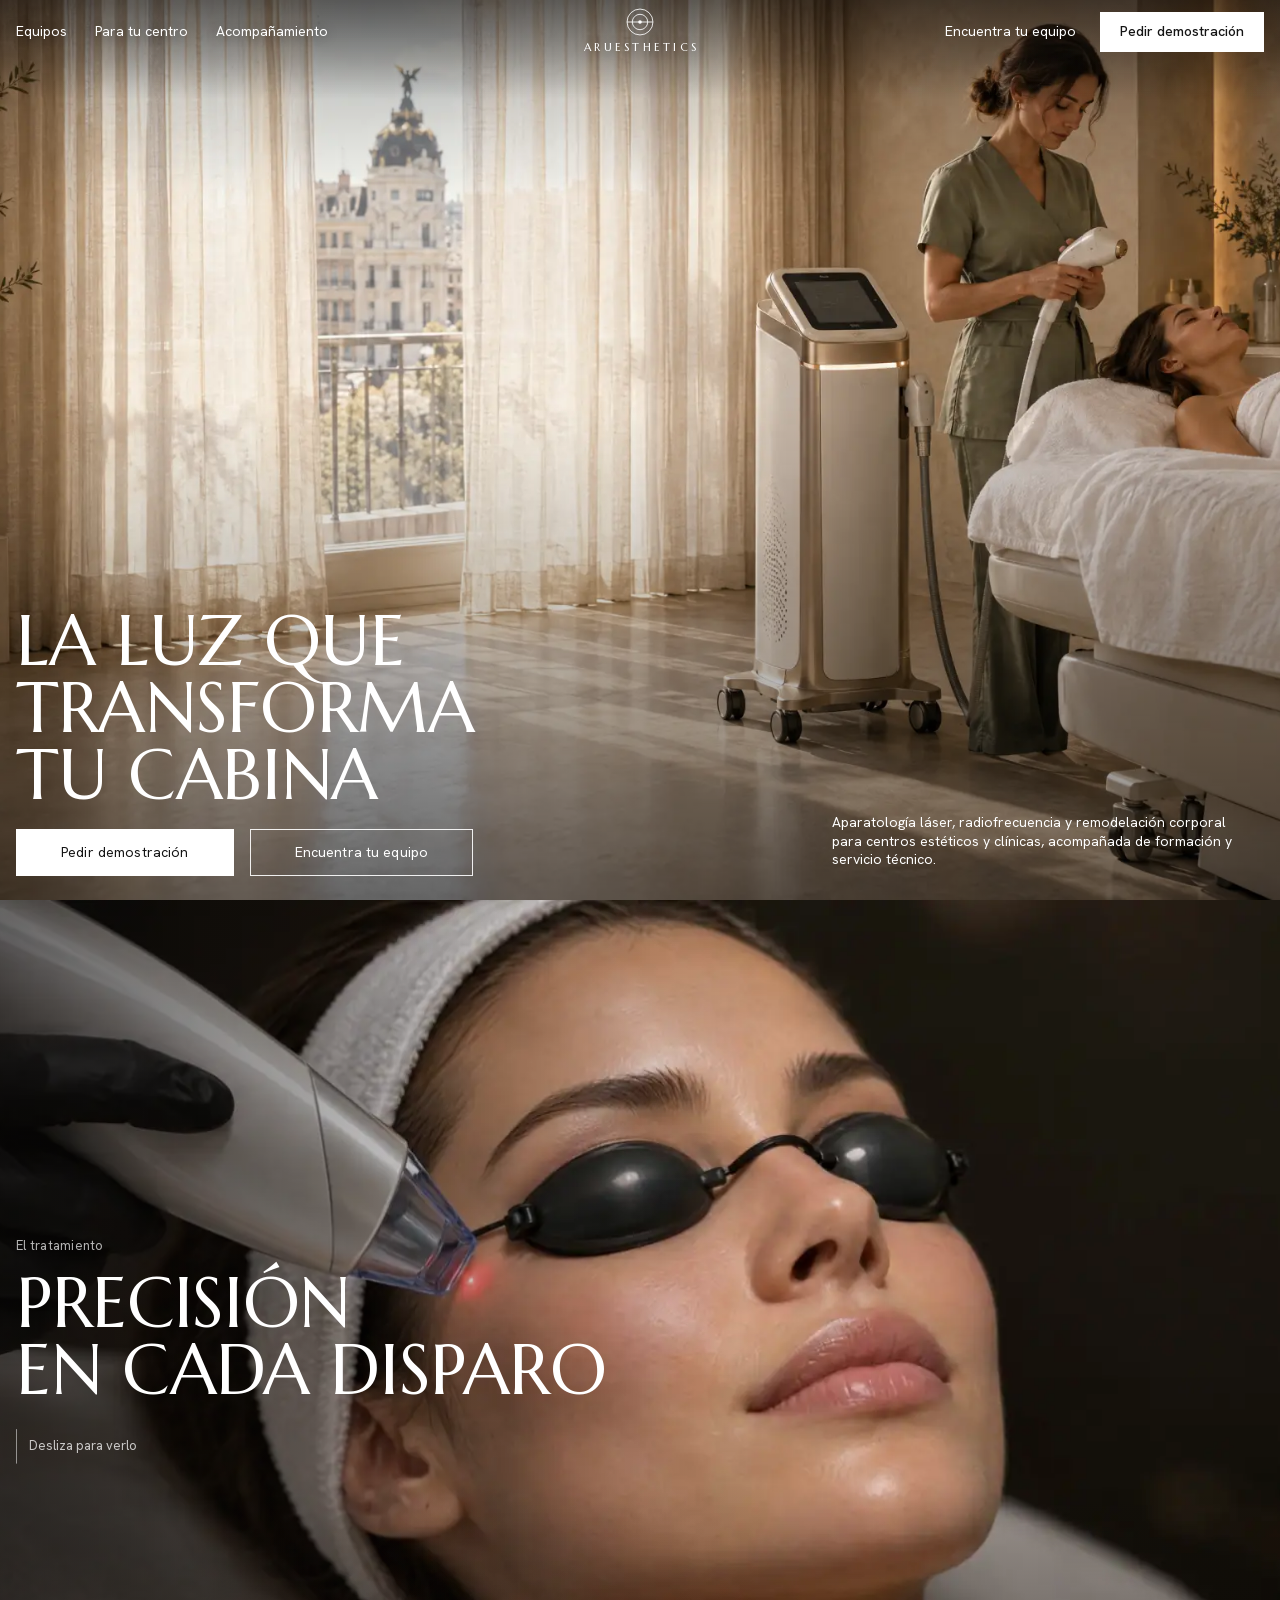
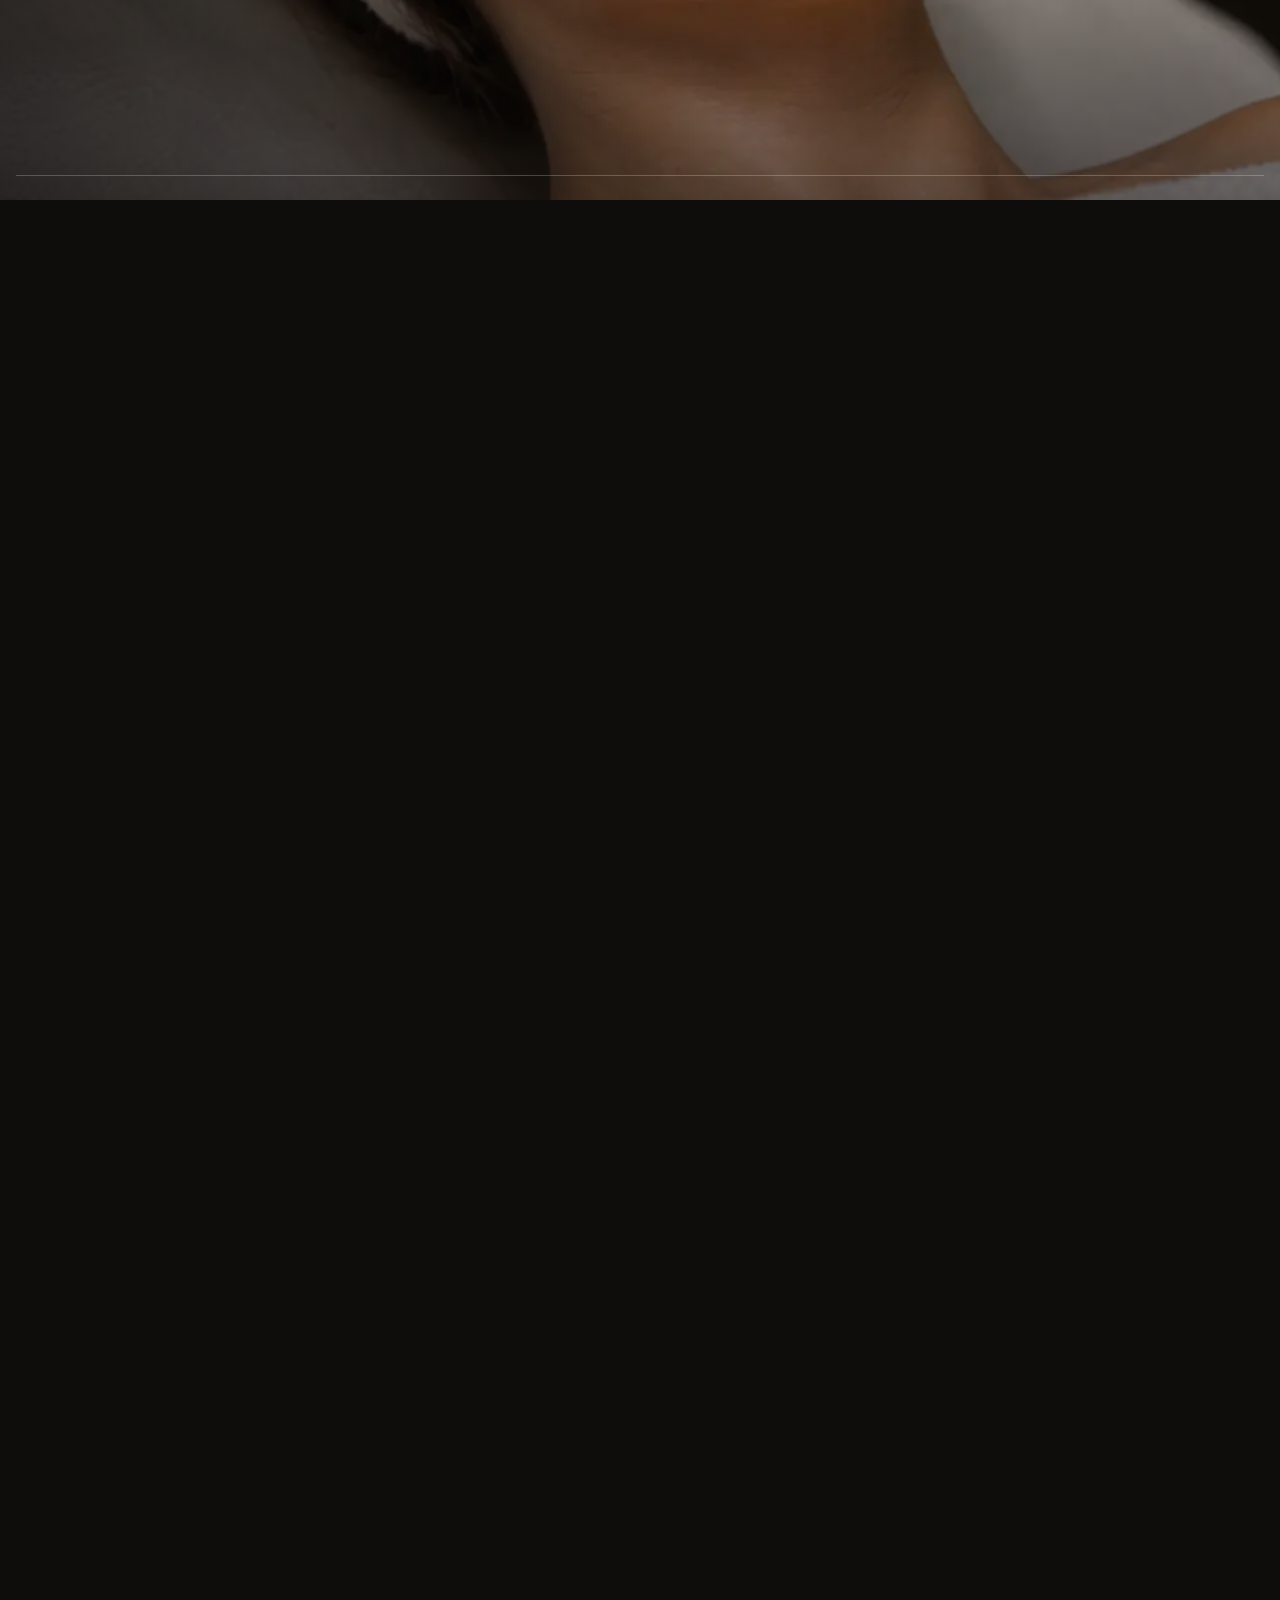
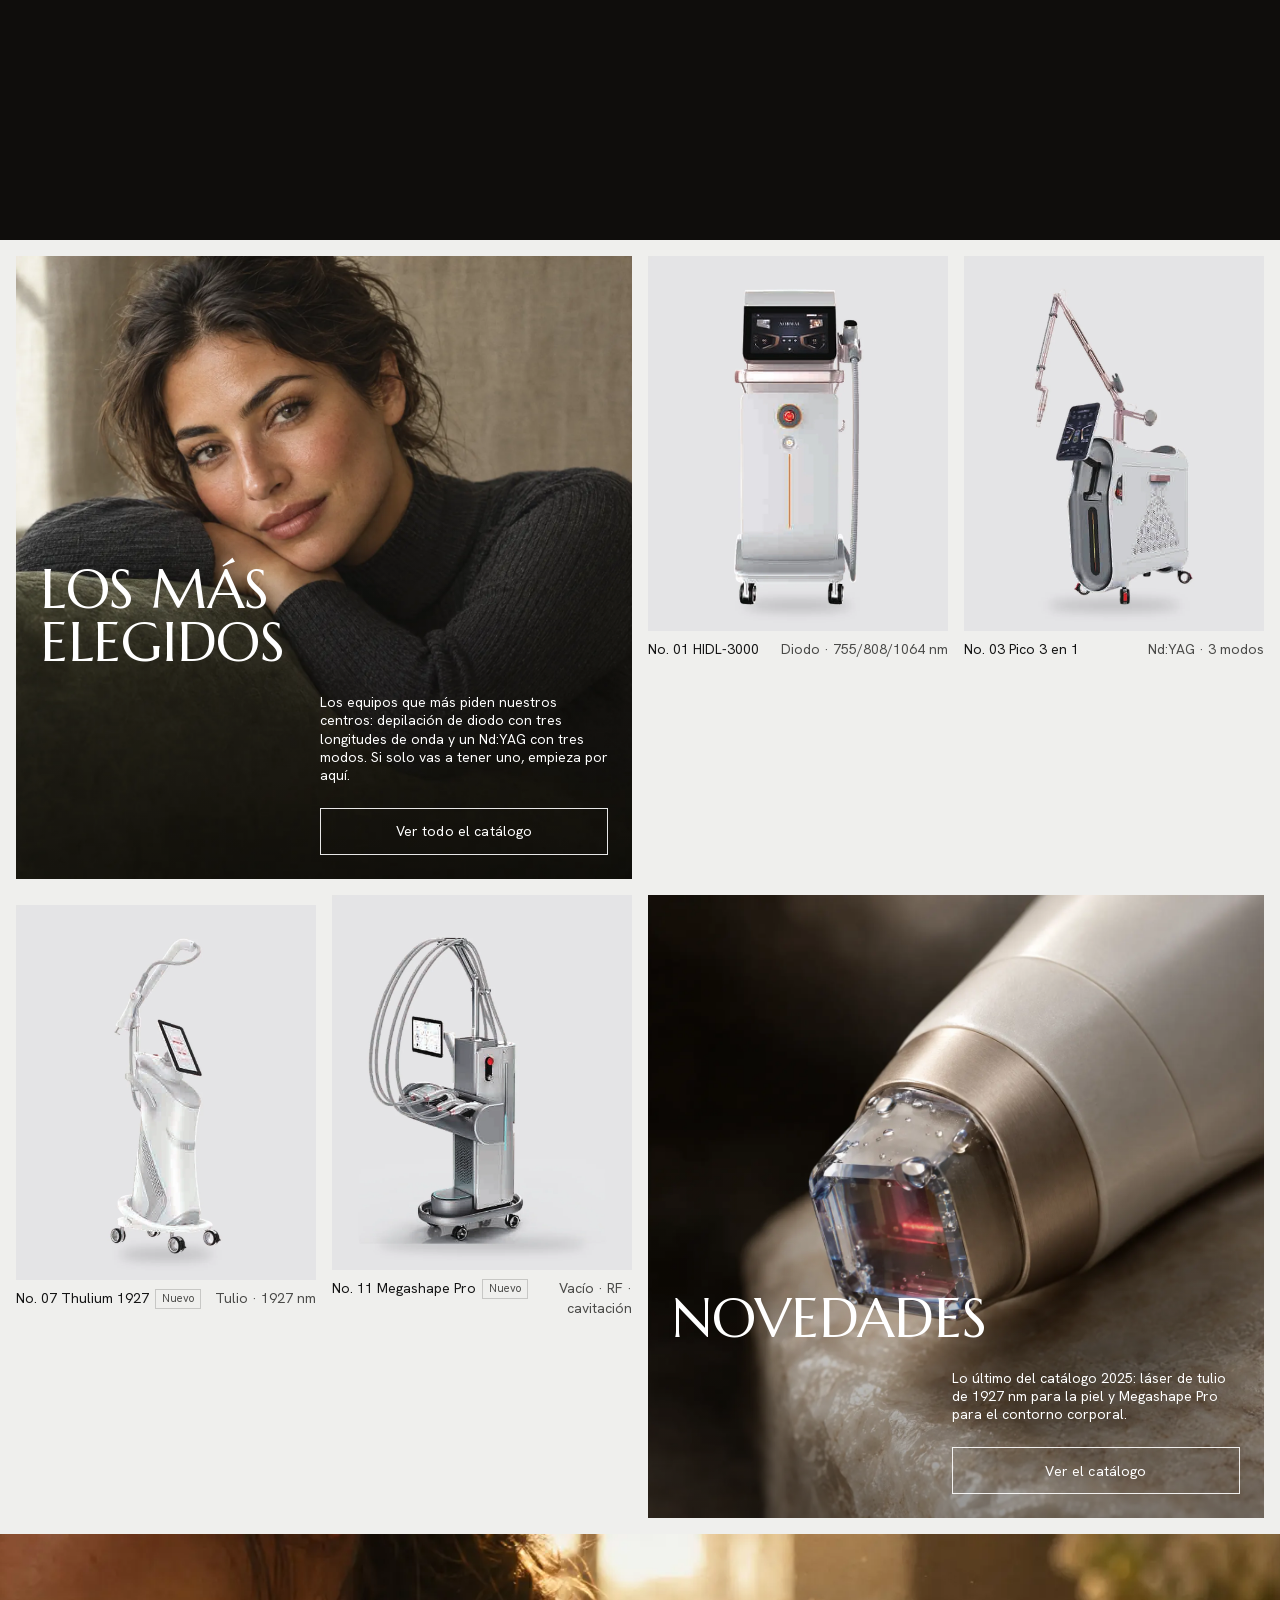
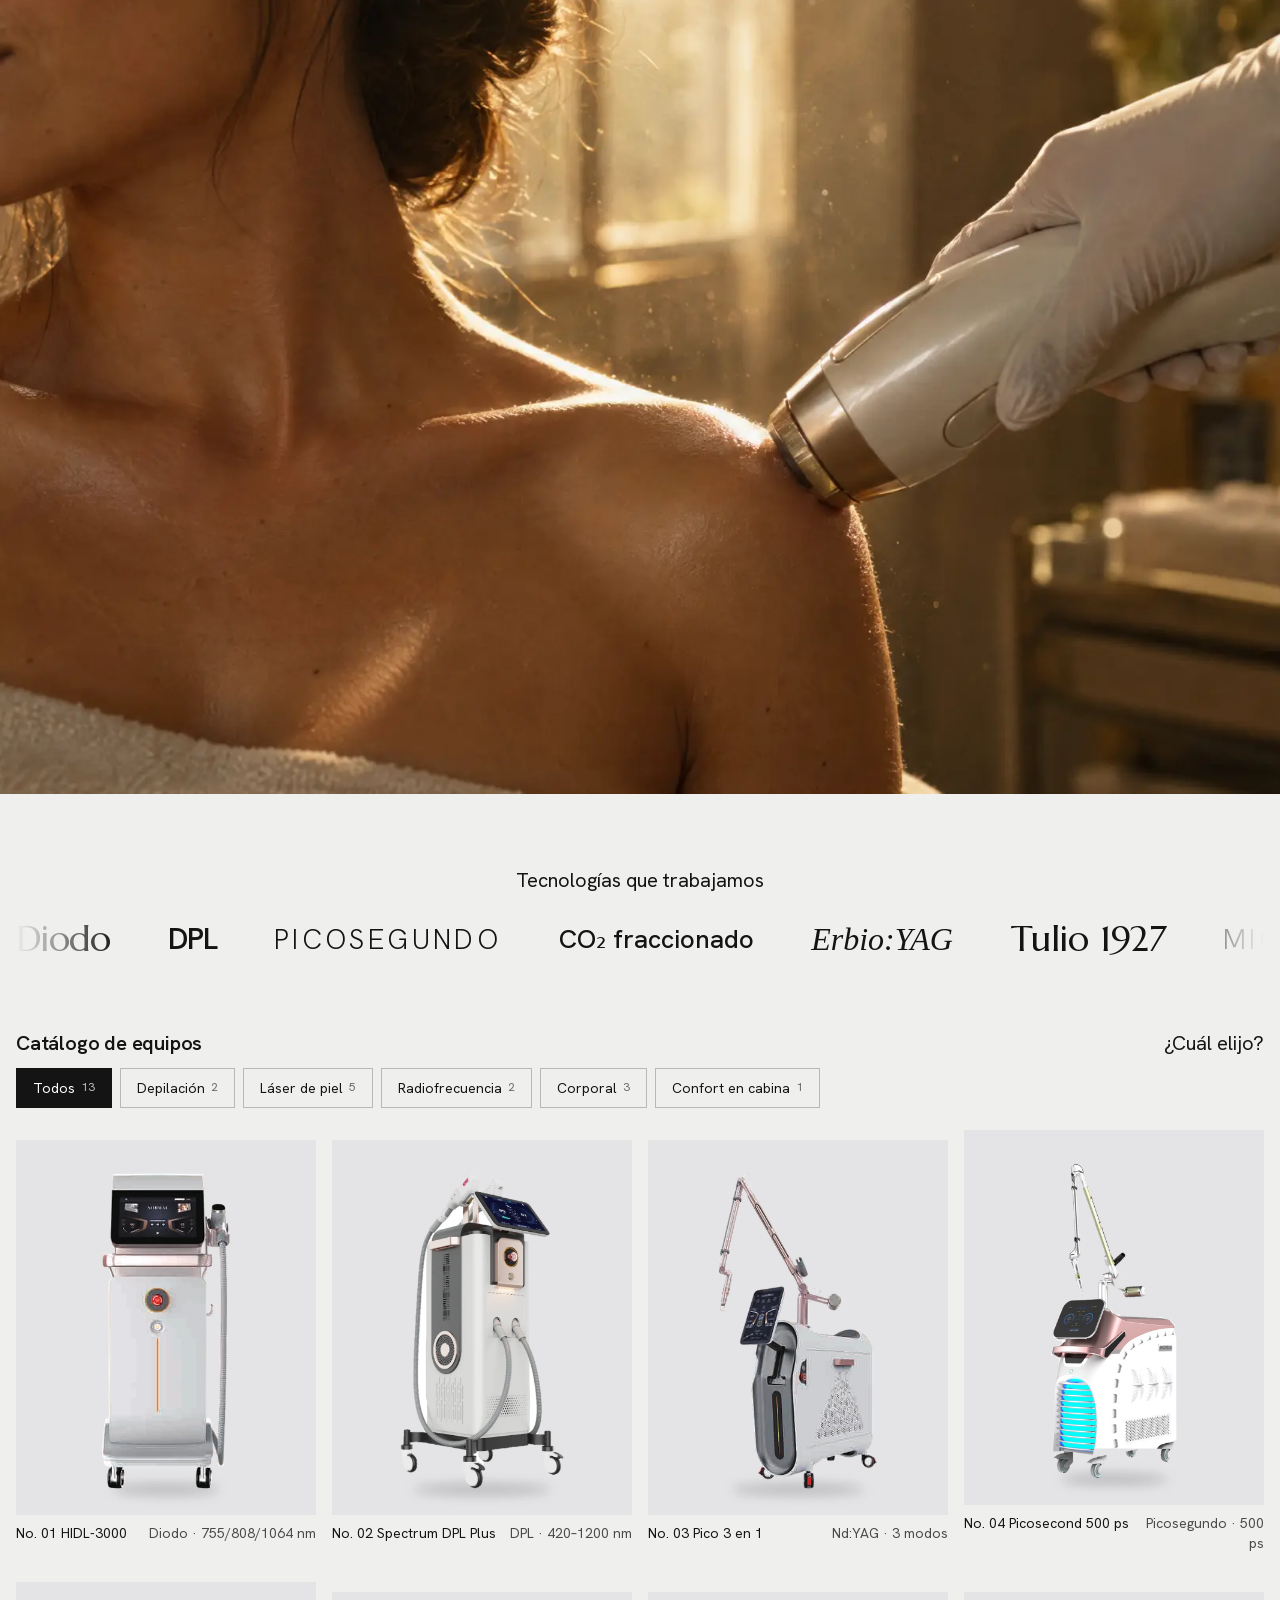
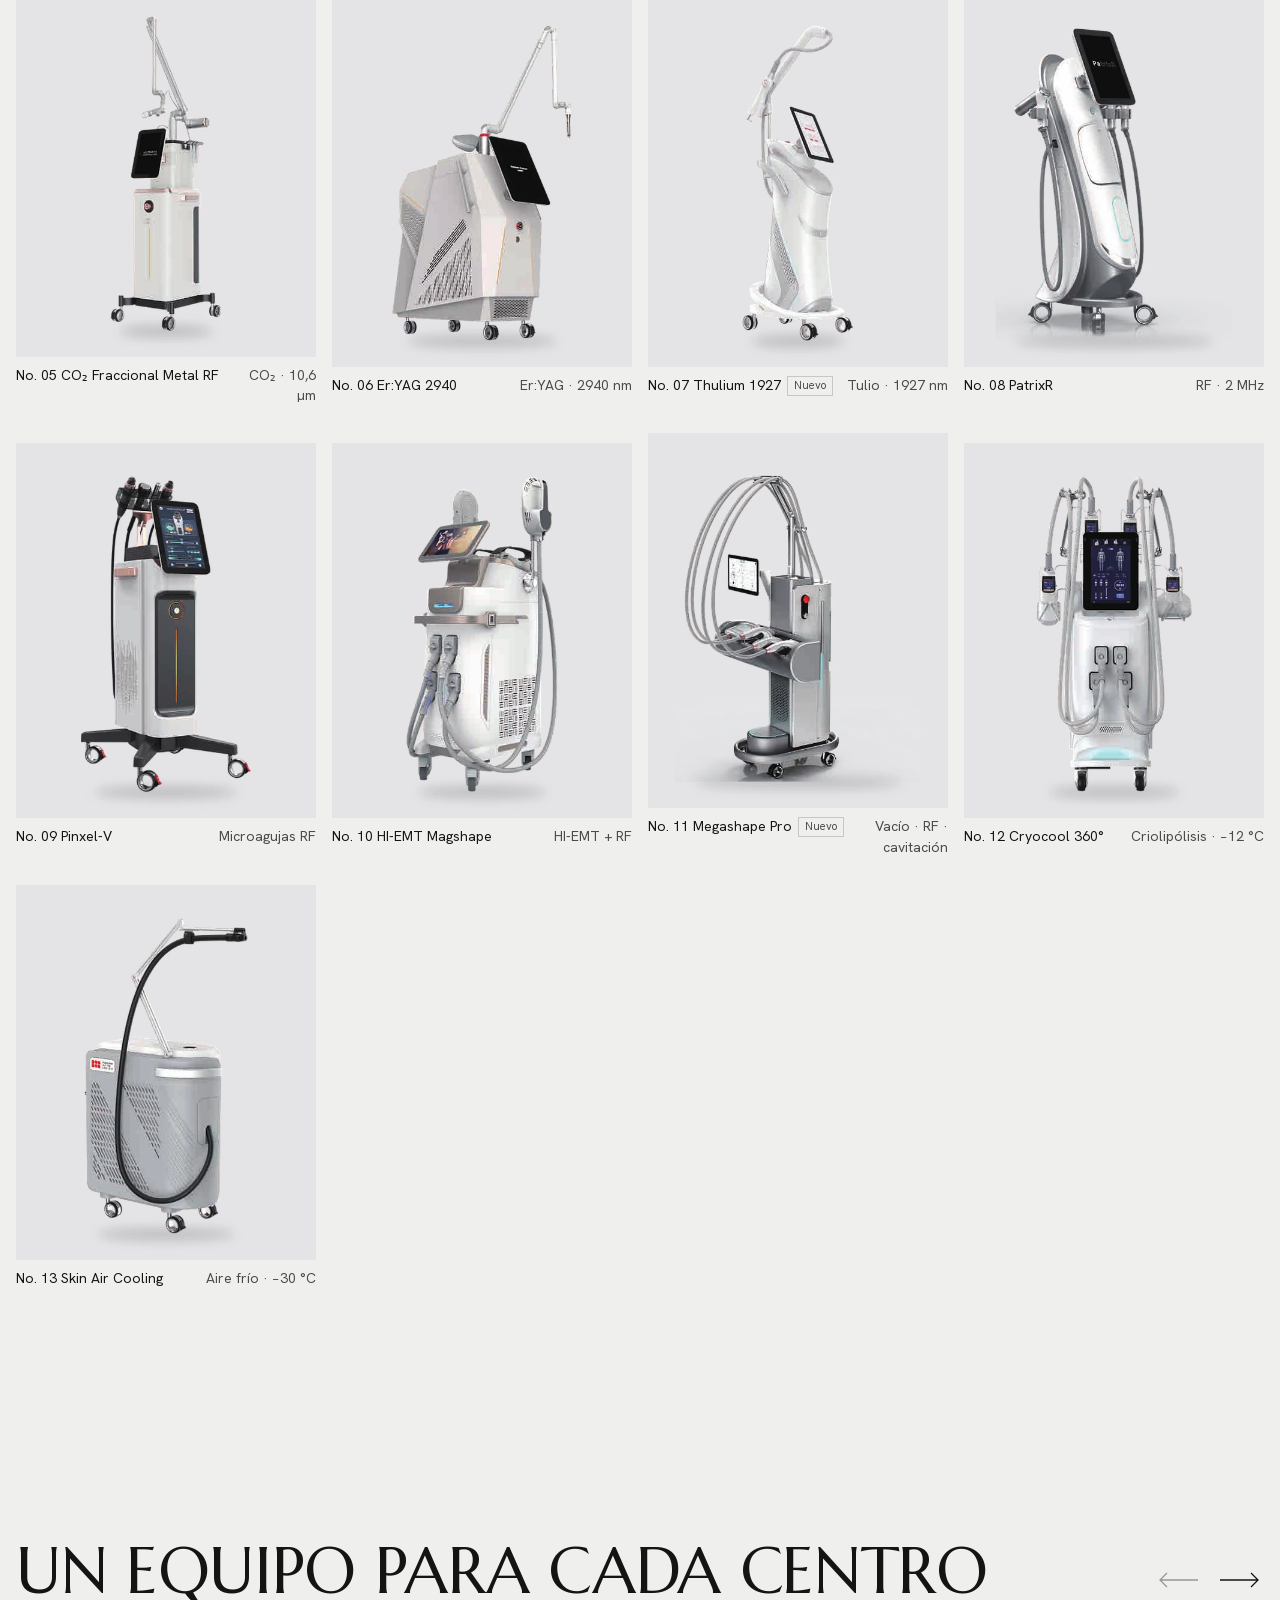
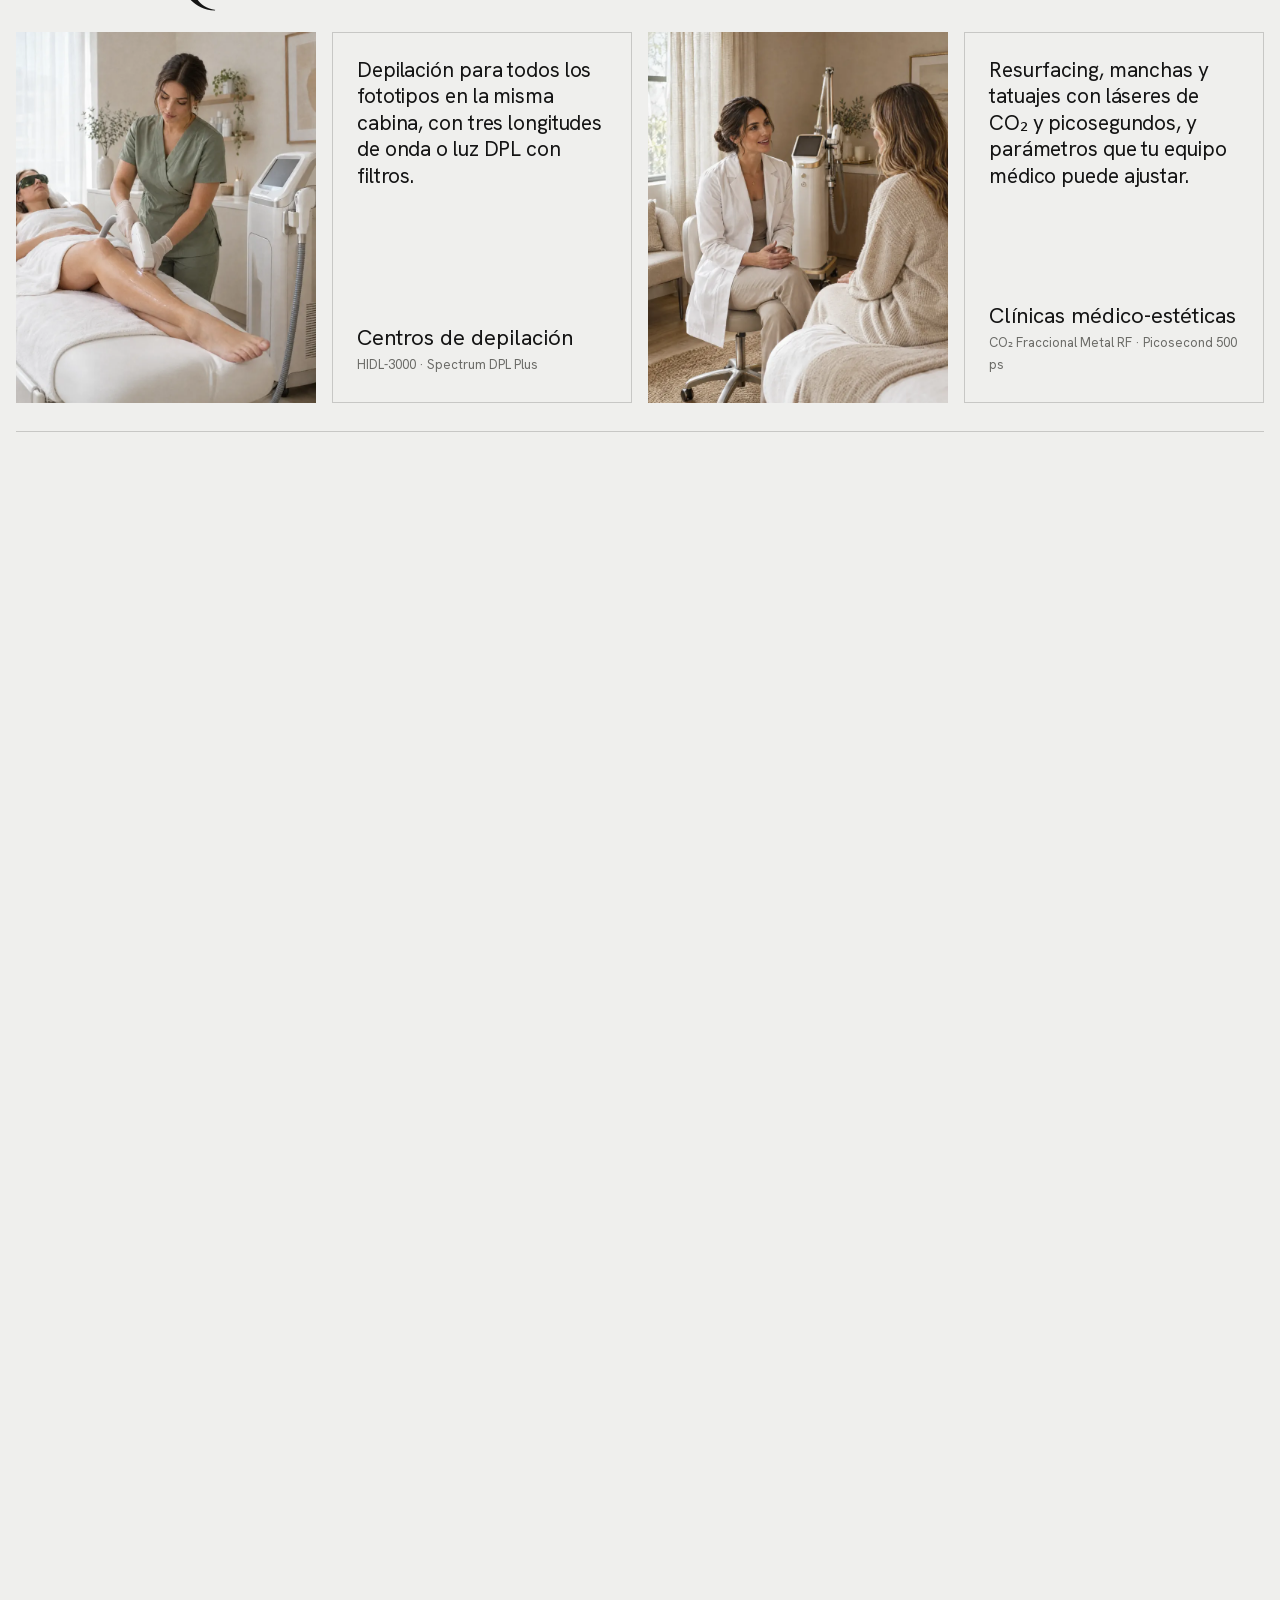
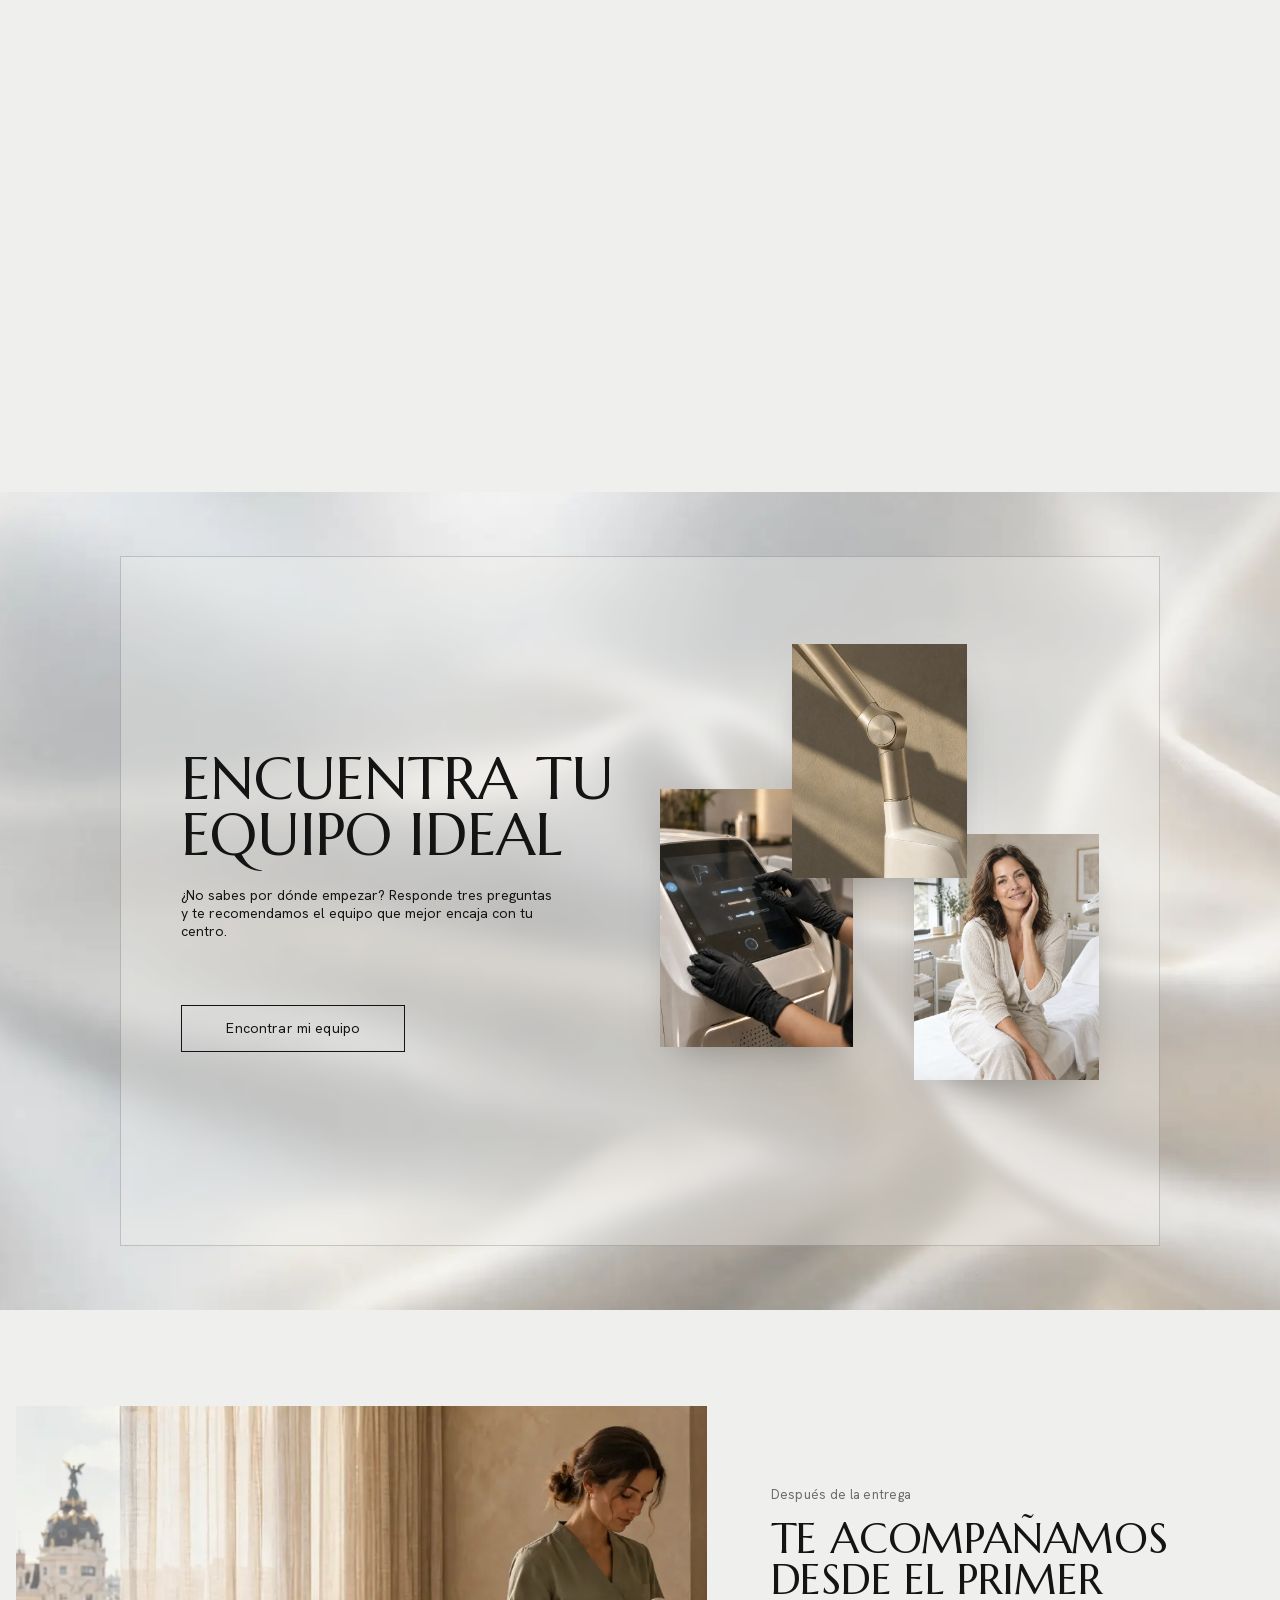
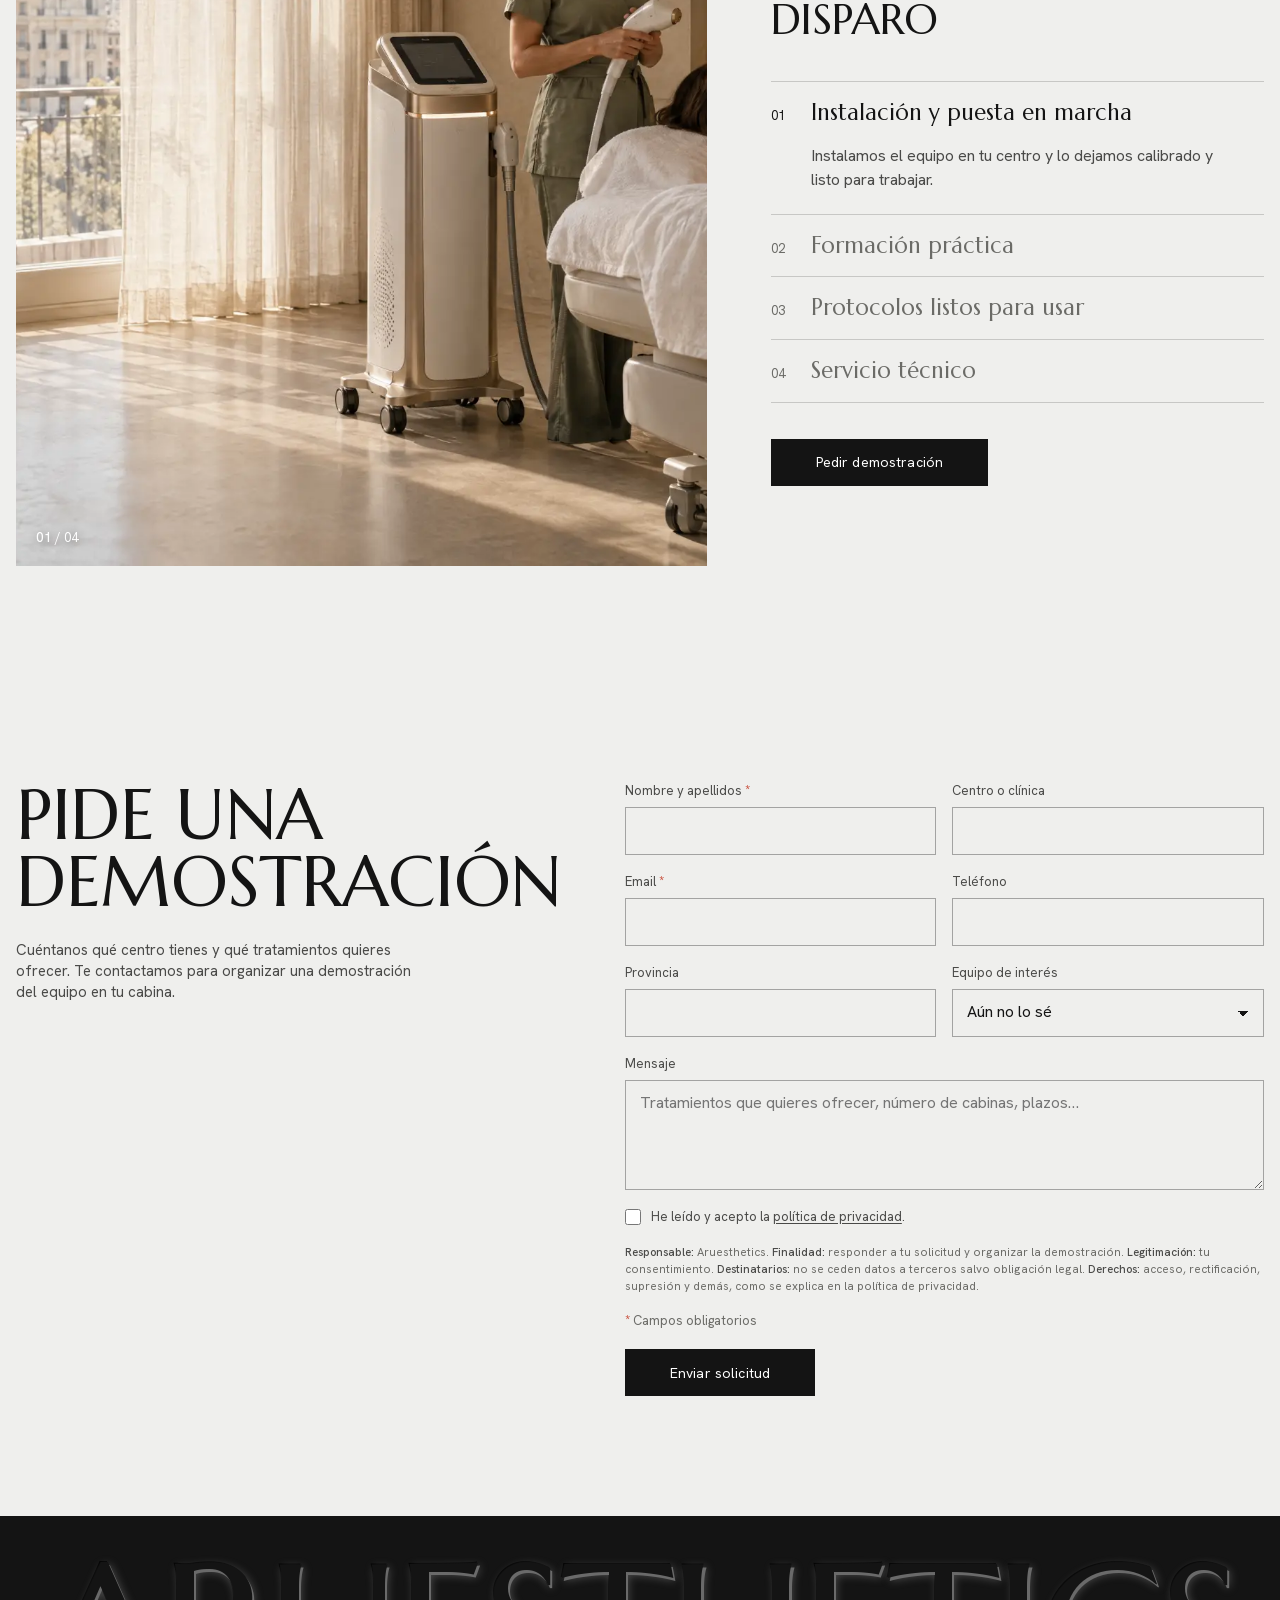
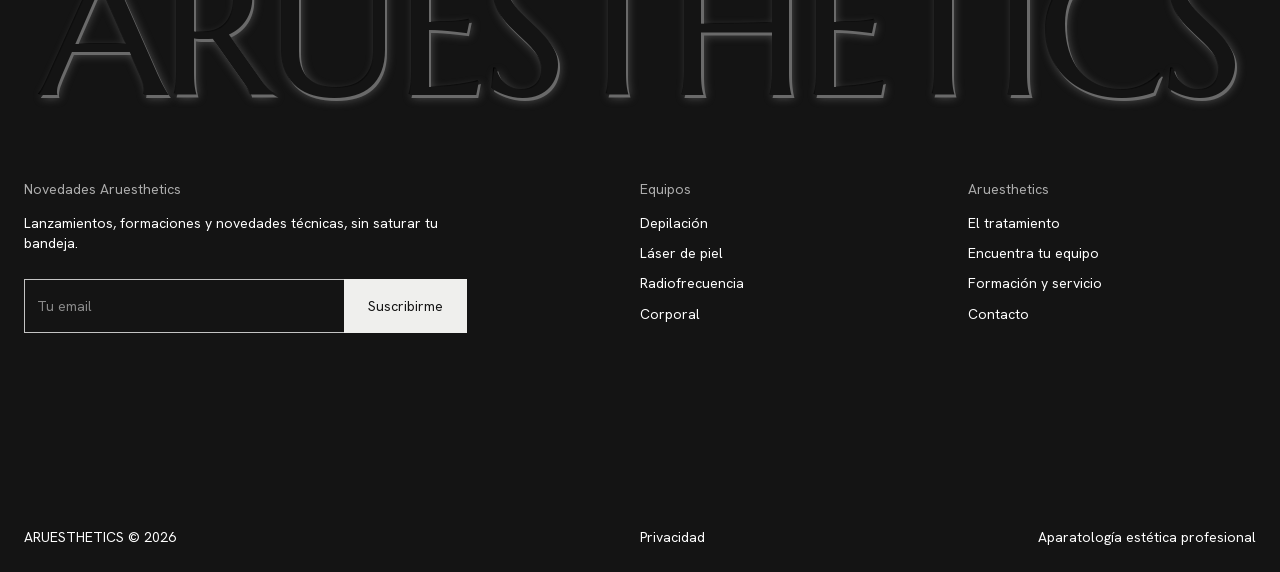
<file: site/index.html>
<!doctype html>
<html lang="es-ES">
<head>
  <meta charset="utf-8">
  <meta name="viewport" content="width=device-width, initial-scale=1, viewport-fit=cover">
  <title>Aruesthetics — Aparatología estética profesional para centros</title>
  <meta name="description" content="Aruesthetics distribuye aparatología estética profesional para centros estéticos y clínicas: depilación láser de diodo y DPL, láseres de picosegundo, CO₂, erbio y tulio, radiofrecuencia con microagujas, HI-EMT y criolipólisis">
  <link rel="canonical" href="https://aruesthetics.es/">
  <meta name="theme-color" content="#141414">
  <meta property="og:type" content="website">
  <meta property="og:locale" content="es_ES">
  <meta property="og:title" content="Aruesthetics — Aparatología estética profesional para centros">
  <meta property="og:description" content="Láser, radiofrecuencia y remodelación corporal para centros estéticos y clínicas, con formación y servicio técnico.">
  <meta property="og:url" content="https://aruesthetics.es/">
  <meta property="og:image" content="https://aruesthetics.es/img/og.jpg">
  <link rel="icon" href="img/favicon.svg" type="image/svg+xml">
  <link rel="preload" as="font" type="font/woff2" href="fonts/marcellus.woff2" crossorigin>
  <link rel="preload" as="font" type="font/woff2" href="fonts/hanken.woff2" crossorigin>
  <link rel="preload" as="image" href="img/hero.webp">
  <link rel="stylesheet" href="css/styles.css?v=9">
  <script type="application/ld+json">
  {"@context":"https://schema.org","@type":"Organization","name":"Aruesthetics","url":"https://aruesthetics.es/","description":"Aparatología estética profesional para centros estéticos y clínicas.","logo":"https://aruesthetics.es/img/favicon.svg"}
  </script>
</head>
<body>
  <a class="skip" href="#equipos">Saltar al contenido</a>

  <!-- ============ CABECERA ============ -->
  <header class="nav is-top" id="nav">
    <nav class="nav__left" aria-label="Principal">
      <a href="#equipos" data-sections="equipos,catalogo">Equipos</a>
      <a href="#centros" data-sections="centros,encuentra">Para tu centro</a>
      <a href="#formacion" data-sections="formacion">Acompañamiento</a>
    </nav>
    <a class="nav__logo" href="#top" aria-label="Aruesthetics, inicio">
      <svg viewBox="0 0 40 40" aria-hidden="true"><circle cx="20" cy="20" r="18.5" fill="none" stroke="currentColor" stroke-width="1.2"/><circle cx="20" cy="20" r="11" fill="none" stroke="currentColor" stroke-width="1.2"/><path d="M1.5 20h37" stroke="currentColor" stroke-width="1.2"/><circle cx="20" cy="20" r="2.6" fill="currentColor"/></svg>
      <span>ARUESTHETICS</span>
    </a>
    <div class="nav__right">
      <button type="button" class="linklike nav__quiz" data-open-quiz>Encuentra tu equipo</button>
      <a href="#contacto" class="nav__btn">Pedir demostración</a>
      <button class="nav__burger" type="button" aria-label="Abrir menú" aria-expanded="false" aria-controls="menu"><span></span><span></span></button>
    </div>
  </header>

  <div class="menu" id="menu" hidden>
    <a href="#equipos">Equipos</a>
    <a href="#tratamiento">El tratamiento</a>
    <a href="#centros">Para tu centro</a>
    <a href="#formacion">Acompañamiento</a>
    <button type="button" class="linklike" data-open-quiz>Encuentra tu equipo</button>
    <a href="#contacto" class="btn btn--ink menu__cta">Pedir demostración</a>
  </div>

  <main id="top">
    <!-- ============ HERO ============ -->
    <section class="hero" data-nav="dark">
      <video class="hero__media" autoplay muted loop playsinline preload="auto" poster="img/hero.webp" aria-hidden="true">
        <source src="video/hero-m.mp4" type="video/mp4" media="(max-width: 767px)">
        <source src="video/hero.mp4" type="video/mp4">
      </video>
      <div class="hero__shade"></div>
      <div class="hero__content">
        <h1 class="display reveal">La luz que<br>transforma<br>tu cabina</h1>
        <div class="hero__actions reveal">
          <a class="btn btn--white" href="#contacto">Pedir demostración</a>
          <button type="button" class="btn btn--light" data-open-quiz>Encuentra tu equipo</button>
        </div>
      </div>
      <p class="hero__aside reveal">Aparatología láser, radiofrecuencia y remodelación corporal para centros estéticos y clínicas, acompañada de formación y servicio técnico.</p>
    </section>

    <!-- ============ VÍDEO SCROLL: TRATAMIENTO FACIAL ============ -->
    <section class="scrolly" data-nav="dark" id="tratamiento" data-frames="151" aria-label="El tratamiento, fotograma a fotograma">
      <div class="scrolly__sticky">
        <canvas class="scrolly__canvas" aria-hidden="true"></canvas>
        <img class="scrolly__fallback" src="img/face.webp" alt="Tratamiento láser facial: la pieza de mano con punta de zafiro recorre la mejilla de una clienta con gafas de protección.">
        <div class="scrolly__shade"></div>
        <div class="scrolly__intro">
          <p class="eyebrow">El tratamiento</p>
          <h2 class="display">Precisión<br>en cada disparo</h2>
          <p class="scrolly__hint"><span></span>Desliza para verlo</p>
        </div>
        <ol class="scrolly__steps">
          <li data-from="0.18" data-to="0.45">
            <span class="step__n">01 · Contacto</span>
            <p>La punta de zafiro refrigerada se apoya sobre la piel y protege la epidermis antes de cada disparo.</p>
          </li>
          <li data-from="0.45" data-to="0.72">
            <span class="step__n">02 · Disparo</span>
            <p>Energía estable pulso a pulso. El haz guía marca el punto exacto donde actúa la luz.</p>
          </li>
          <li data-from="0.72" data-to="1.01">
            <span class="step__n">03 · Recorrido</span>
            <p>Pasadas suaves y continuas, con protocolos guardados por fototipo y zona para repetir el resultado en cada sesión.</p>
          </li>
        </ol>
        <div class="scrolly__progress" aria-hidden="true"><span></span></div>
      </div>
    </section>

    <!-- ============ DESTACADOS ============ -->
    <section class="features" id="equipos">
      <div class="feature-row">
        <article class="feature reveal">
          <img src="img/retrato.webp" alt="Retrato de una mujer con la piel luminosa apoyada sobre su brazo" loading="lazy" width="1400" height="1400">
          <div class="feature__body">
            <h2 class="display">Los más<br>elegidos</h2>
            <div class="feature__side">
              <p>Los equipos que más piden nuestros centros: depilación de diodo con tres longitudes de onda y un Nd:YAG con tres modos. Si solo vas a tener uno, empieza por aquí.</p>
              <a class="btn btn--light btn--block" href="#catalogo" data-filter="todos">Ver todo el catálogo</a>
            </div>
          </div>
        </article>
        <div class="feature-products" data-products="hidl,pico3"></div>
      </div>

      <div class="feature-row feature-row--flip">
        <div class="feature-products" data-products="tulio,megashape"></div>
        <article class="feature reveal">
          <img src="img/tip.webp" alt="Detalle de la punta de zafiro de una pieza de mano láser con gotas de gel refrigerante" loading="lazy" width="1400" height="1400">
          <div class="feature__body">
            <h2 class="display">Novedades</h2>
            <div class="feature__side">
              <p>Lo último del catálogo 2025: láser de tulio de 1927 nm para la piel y Megashape Pro para el contorno corporal.</p>
              <a class="btn btn--light btn--block" href="#catalogo" data-filter="todos">Ver el catálogo</a>
            </div>
          </div>
        </article>
      </div>
    </section>

    <!-- ============ FRANJA DE VÍDEO ============ -->
    <section class="band" data-nav="dark" aria-hidden="true">
      <video class="lazy-video" muted loop playsinline preload="none" poster="img/band.webp">
        <source data-src="video/band.mp4" type="video/mp4">
      </video>
    </section>

    <!-- ============ TECNOLOGÍAS ============ -->
    <section class="techs" aria-labelledby="techs-t">
      <h2 id="techs-t" class="techs__title">Tecnologías que trabajamos</h2>
      <div class="techs__track">
        <ul class="techs__list">
          <li class="t1">Diodo</li><li class="t3">DPL</li><li class="t4">Picosegundo</li><li class="t6">CO₂ fraccionado</li><li class="t2">Erbio:YAG</li><li class="t5">Tulio 1927</li><li class="t4">Microagujas RF</li><li class="t3">HI-EMT</li><li class="t2">Criolipólisis</li>
        </ul>
      </div>
    </section>

    <!-- ============ COLECCIONES ============ -->
    <section class="collection" id="catalogo" aria-labelledby="catalogo-t">
      <header class="collection__head">
        <h2 id="catalogo-t">Catálogo de equipos</h2>
        <button type="button" class="linklike" data-open-quiz>¿Cuál elijo?</button>
      </header>
      <div class="filters" role="group" aria-label="Filtrar por tipo de equipo"></div>
      <div class="grid4" id="catalogo-grid" aria-live="polite"></div>
    </section>

    <!-- ============ PARA CADA CENTRO ============ -->
    <section class="centers" id="centros">
      <div class="centers__sticky">
      <header class="centers__head">
        <h2 class="display display--ink">Un equipo para<br class="m-only"> cada centro</h2>
        <div class="arrows">
          <button type="button" class="arrow" data-dir="-1" aria-label="Anterior"><svg viewBox="0 0 40 16"><path d="M40 8H2M9 1 2 8l7 7" fill="none" stroke="currentColor" stroke-width="1.3"/></svg></button>
          <button type="button" class="arrow" data-dir="1" aria-label="Siguiente"><svg viewBox="0 0 40 16"><path d="M0 8h38M31 1l7 7-7 7" fill="none" stroke="currentColor" stroke-width="1.3"/></svg></button>
        </div>
      </header>
      <div class="carousel" aria-label="Tipos de centro">
        <figure class="ccard ccard--img"><img src="img/uc-depilacion.webp" alt="Esteticista tratando la pierna de una clienta con un láser de diodo" decoding="async" width="800" height="1000"></figure>
        <div class="ccard ccard--text">
          <p>Depilación para todos los fototipos en la misma cabina, con tres longitudes de onda o luz DPL con filtros.</p>
          <div><strong>Centros de depilación</strong><span>HIDL-3000 · Spectrum DPL Plus</span></div>
        </div>
        <figure class="ccard ccard--img"><img src="img/uc-clinica.webp" alt="Doctora conversando con una paciente en una consulta médico-estética" decoding="async" width="800" height="1000"></figure>
        <div class="ccard ccard--text">
          <p>Resurfacing, manchas y tatuajes con láseres de CO₂ y picosegundos, y parámetros que tu equipo médico puede ajustar.</p>
          <div><strong>Clínicas médico-estéticas</strong><span>CO₂ Fraccional Metal RF · Picosecond 500 ps</span></div>
        </div>
        <figure class="ccard ccard--img"><img src="img/uc-derma.webp" alt="Dermatóloga examinando la piel de un paciente con una lupa iluminada" decoding="async" width="800" height="1000"></figure>
        <div class="ccard ccard--text">
          <p>Lesiones pigmentadas, textura y poros tratados con precisión con láseres de erbio y tulio.</p>
          <div><strong>Dermatología</strong><span>Er:YAG 2940 · Thulium 1927</span></div>
        </div>
        <figure class="ccard ccard--img"><img src="img/uc-spa.webp" alt="Sala de spa con camilla y un equipo láser de sobremesa" decoding="async" width="800" height="1000"></figure>
        <div class="ccard ccard--text">
          <p>Remodelación corporal y radiofrecuencia para sumar servicios de cuerpo sin obras ni cabinas nuevas.</p>
          <div><strong>Spas y wellness</strong><span>Megashape Pro · Cryocool 360°</span></div>
        </div>
      </div>
      <div class="centers__progress" aria-hidden="true"><span></span></div>
      </div>
    </section>

    <!-- ============ QUIZ ============ -->
    <section class="match" id="encuentra">
      <img class="match__bg" src="img/quizbg.webp" alt="" loading="lazy" aria-hidden="true">
      <div class="match__box reveal">
        <div class="match__copy">
          <h2 class="display display--ink">Encuentra tu<br>equipo ideal</h2>
          <p>¿No sabes por dónde empezar? Responde tres preguntas y te recomendamos el equipo que mejor encaja con tu centro.</p>
          <button type="button" class="btn" data-open-quiz>Encontrar mi equipo</button>
        </div>
        <div class="match__collage" aria-hidden="true">
          <img class="c1" src="img/col1.webp" alt="" loading="lazy">
          <img class="c2" src="img/col3.webp" alt="" loading="lazy">
          <img class="c3" src="img/col2.webp" alt="" loading="lazy">
        </div>
      </div>
    </section>

    <!-- ============ ACOMPAÑAMIENTO ============ -->
    <section class="care" id="formacion" aria-labelledby="care-t">
      <div class="care__media reveal">
        <figure class="care__layer is-on"><img src="img/hero.webp" alt="Equipo de depilación instalado en una cabina, junto a la camilla" loading="lazy" style="object-position: 64% 50%"></figure>
        <figure class="care__layer"><video muted loop playsinline preload="none" poster="img/formacion.webp" aria-label="Una formadora explica los parámetros del equipo a dos esteticistas"><source data-src="video/formacion.mp4" type="video/mp4"></video></figure>
        <figure class="care__layer"><img src="img/col1.webp" alt="Manos con guantes ajustando un protocolo en la pantalla táctil del equipo" loading="lazy"></figure>
        <figure class="care__layer"><video muted loop playsinline preload="none" poster="img/historia.webp" aria-label="Un técnico calibra un equipo láser en el taller"><source data-src="video/historia.mp4" type="video/mp4"></video></figure>
        <p class="care__count" aria-hidden="true"><b>01</b> / 04</p>
      </div>
      <div class="care__copy">
        <p class="eyebrow">Después de la entrega</p>
        <h2 id="care-t" class="display display--ink">Te acompañamos desde el primer disparo</h2>
        <ol class="care__list">
          <li class="is-on">
            <button type="button" aria-expanded="true" aria-controls="care-d0"><span class="care__n">01</span><span class="care__t">Instalación y puesta en marcha</span></button>
            <div class="care__d" id="care-d0"><p>Instalamos el equipo en tu centro y lo dejamos calibrado y listo para trabajar.</p></div>
            <span class="care__bar" aria-hidden="true"></span>
          </li>
          <li>
            <button type="button" aria-expanded="false" aria-controls="care-d1"><span class="care__n">02</span><span class="care__t">Formación práctica</span></button>
            <div class="care__d" id="care-d1"><p>Formación en cabina para tu equipo, con casos reales y los parámetros de cada tratamiento.</p></div>
            <span class="care__bar" aria-hidden="true"></span>
          </li>
          <li>
            <button type="button" aria-expanded="false" aria-controls="care-d2"><span class="care__n">03</span><span class="care__t">Protocolos listos para usar</span></button>
            <div class="care__d" id="care-d2"><p>Protocolos por fototipo y zona cargados en el equipo, para trabajar con seguridad desde el primer día.</p></div>
            <span class="care__bar" aria-hidden="true"></span>
          </li>
          <li>
            <button type="button" aria-expanded="false" aria-controls="care-d3"><span class="care__n">04</span><span class="care__t">Servicio técnico</span></button>
            <div class="care__d" id="care-d3"><p>Revisiones, calibración y asistencia para que tu cabina no se pare. Una cabina parada es una agenda perdida.</p></div>
            <span class="care__bar" aria-hidden="true"></span>
          </li>
        </ol>
        <a class="btn btn--ink" href="#contacto">Pedir demostración</a>
      </div>
    </section>

    <!-- ============ CONTACTO ============ -->
    <section class="contact" id="contacto">
      <div class="contact__intro">
        <h2 class="display display--ink">Pide una<br>demostración</h2>
        <p>Cuéntanos qué centro tienes y qué tratamientos quieres ofrecer. Te contactamos para organizar una demostración del equipo en tu cabina.</p>
      </div>
      <form class="form" id="form-contacto" action="enviar.php" method="post" novalidate>
        <input type="hidden" name="tipo" value="demostracion">
        <div class="hp" aria-hidden="true"><label>No rellenar <input type="text" name="web" tabindex="-1" autocomplete="off"></label></div>
        <label class="field"><span>Nombre y apellidos <i aria-hidden="true">*</i></span><input name="nombre" required autocomplete="name" data-msg="Indica tu nombre."></label>
        <label class="field"><span>Centro o clínica</span><input name="centro" autocomplete="organization"></label>
        <label class="field"><span>Email <i aria-hidden="true">*</i></span><input name="email" type="email" required autocomplete="email" inputmode="email" data-msg="Introduce un email válido, por ejemplo nombre@centro.es."></label>
        <label class="field"><span>Teléfono</span><input name="telefono" type="tel" autocomplete="tel"></label>
        <label class="field"><span>Provincia</span><input name="provincia" autocomplete="address-level2"></label>
        <label class="field"><span>Equipo de interés</span>
          <select name="equipo" id="equipo-select">
            <option value="">Aún no lo sé</option>
          </select>
        </label>
        <label class="field field--wide"><span>Mensaje</span><textarea name="mensaje" rows="4" placeholder="Tratamientos que quieres ofrecer, número de cabinas, plazos…"></textarea></label>
        <label class="check field--wide"><input type="checkbox" name="privacidad" required data-msg="Acepta la política de privacidad para poder enviarla."> <span>He leído y acepto la <button type="button" class="linklike u" data-open-privacy>política de privacidad</button>.</span></label>
        <p class="legal field--wide"><strong>Responsable:</strong> Aruesthetics. <strong>Finalidad:</strong> responder a tu solicitud y organizar la demostración. <strong>Legitimación:</strong> tu consentimiento. <strong>Destinatarios:</strong> no se ceden datos a terceros salvo obligación legal. <strong>Derechos:</strong> acceso, rectificación, supresión y demás, como se explica en la política de privacidad.</p>
        <p class="form__req field--wide"><i aria-hidden="true">*</i> Campos obligatorios</p>
        <div class="form__foot field--wide">
          <button class="btn btn--ink" type="submit">Enviar solicitud</button>
          <p class="form__status" role="status" aria-live="polite"></p>
        </div>
      </form>
    </section>
  </main>

  <!-- ============ PIE ============ -->
  <footer class="footer" data-nav="dark">
    <div class="footer__word" aria-hidden="true">ARUESTHETICS</div>
    <div class="footer__grid">
      <div class="footer__news">
        <h2 class="footer__h">Novedades Aruesthetics</h2>
        <p>Lanzamientos, formaciones y novedades técnicas, sin saturar tu bandeja.</p>
        <form class="news" action="enviar.php" method="post" novalidate>
          <input type="hidden" name="tipo" value="newsletter">
          <div class="hp" aria-hidden="true"><input type="text" name="web" tabindex="-1" autocomplete="off"></div>
          <input type="hidden" name="privacidad" value="on">
          <label class="sr" for="news-email">Email</label>
          <input id="news-email" name="email" type="email" placeholder="Tu email" required autocomplete="email">
          <button type="submit">Suscribirme</button>
        </form>
        <p class="news__status" role="status" aria-live="polite"></p>
      </div>
      <div>
        <h2 class="footer__h">Equipos</h2>
        <ul>
          <li><a href="#catalogo" data-filter="depilacion">Depilación</a></li>
          <li><a href="#catalogo" data-filter="laser">Láser de piel</a></li>
          <li><a href="#catalogo" data-filter="rf">Radiofrecuencia</a></li>
          <li><a href="#catalogo" data-filter="corporal">Corporal</a></li>
        </ul>
      </div>
      <div>
        <h2 class="footer__h">Aruesthetics</h2>
        <ul>
          <li><a href="#tratamiento">El tratamiento</a></li>
          <li><button type="button" class="linklike" data-open-quiz>Encuentra tu equipo</button></li>
          <li><a href="#formacion">Formación y servicio</a></li>
          <li><a href="#contacto">Contacto</a></li>
        </ul>
      </div>
    </div>
    <div class="footer__bottom">
      <span>ARUESTHETICS © 2026</span>
      <button type="button" class="linklike" data-open-privacy>Privacidad</button>
      <span>Aparatología estética profesional</span>
    </div>
  </footer>

  <!-- ============ FICHA DE PRODUCTO ============ -->
  <dialog class="sheet" id="product-sheet" aria-labelledby="ps-name">
    <button class="sheet__close" type="button" data-close aria-label="Cerrar">&times;</button>
    <div class="sheet__inner">
      <div class="sheet__media">
        <img id="ps-img" alt="">
        <div class="sheet__thumbs" id="ps-thumbs" hidden></div>
      </div>
      <div class="sheet__info">
        <p class="eyebrow" id="ps-no"></p>
        <h2 class="display display--ink" id="ps-name"></h2>
        <p class="sheet__tech" id="ps-tech"></p>
        <p id="ps-desc"></p>
        <h3 class="sheet__h">Ventajas técnicas</h3>
        <ul class="sheet__specs" id="ps-specs"></ul>
        <h3 class="sheet__h">Ficha técnica</h3>
        <table class="sheet__table"><tbody id="ps-ficha-t"></tbody></table>
        <p class="sheet__apl" id="ps-apl"></p>
        <div class="sheet__actions">
          <button class="btn btn--ink" type="button" id="ps-demo">Pedir demostración</button>
          <button class="btn" type="button" id="ps-ficha">Solicitar ficha técnica</button>
        </div>
        <p class="sheet__note">Ficha técnica completa y configuración bajo solicitud.</p>
      </div>
    </div>
  </dialog>

  <!-- ============ QUIZ ============ -->
  <dialog class="quiz" id="quiz" aria-labelledby="quiz-t">
    <button class="sheet__close" type="button" data-close aria-label="Cerrar">&times;</button>
    <div class="quiz__inner">
      <p class="quiz__brand">Encuentra tu equipo</p>
      <div class="quiz__bar"><span></span></div>
      <div class="quiz__step is-on" data-step="0">
        <h2 id="quiz-t" class="display display--ink">¿Qué tratamientos quieres ofrecer?</h2>
        <div class="opts" data-key="trat">
          <button type="button" data-v="depilacion">Depilación</button>
          <button type="button" data-v="pigmento">Manchas y tatuajes</button>
          <button type="button" data-v="rejuv">Rejuvenecimiento y textura</button>
          <button type="button" data-v="corporal">Remodelación corporal</button>
        </div>
      </div>
      <div class="quiz__step" data-step="1">
        <h2 class="display display--ink">¿Qué tipo de centro tienes?</h2>
        <div class="opts" data-key="centro">
          <button type="button" data-v="estetica">Centro de estética</button>
          <button type="button" data-v="clinica">Clínica médico-estética</button>
          <button type="button" data-v="spa">Spa o wellness</button>
          <button type="button" data-v="derma">Consulta de dermatología</button>
        </div>
      </div>
      <div class="quiz__step" data-step="2">
        <h2 class="display display--ink">¿Cómo vas a trabajar con él?</h2>
        <div class="opts" data-key="uso">
          <button type="button" data-v="volumen">Una cabina con mucha agenda</button>
          <button type="button" data-v="varias">Varias cabinas a la vez</button>
          <button type="button" data-v="movil">Moviéndolo entre cabinas o centros</button>
        </div>
      </div>
      <div class="quiz__step" data-step="3">
        <h2 class="display display--ink">Buscando tu equipo…</h2>
      </div>
      <div class="quiz__step quiz__result" data-step="4">
        <p class="eyebrow">Tu equipo</p>
        <div class="result">
          <img id="qr-img" alt="">
          <div>
            <h2 class="display display--ink" id="qr-name"></h2>
            <p class="sheet__tech" id="qr-tech"></p>
            <p id="qr-why"></p>
            <p class="result__alt" id="qr-alt"></p>
            <div class="sheet__actions">
              <button class="btn btn--ink" type="button" id="qr-demo">Pedir demostración</button>
              <button class="btn" type="button" id="qr-more">Ver ficha</button>
            </div>
          </div>
        </div>
      </div>
      <div class="quiz__nav">
        <button type="button" class="linklike" id="quiz-back" hidden>&larr; Atrás</button>
        <button type="button" class="linklike" id="quiz-restart" hidden>Volver a empezar</button>
      </div>
    </div>
  </dialog>

  <!-- ============ PRIVACIDAD ============ -->
  <dialog class="privacy" id="privacy" aria-labelledby="pv-t">
    <button class="sheet__close" type="button" data-close aria-label="Cerrar">&times;</button>
    <div class="privacy__inner">
      <h2 id="pv-t" class="display display--ink">Privacidad</h2>
      <p>Los datos que nos envías a través de los formularios de esta web se tratan con el único fin de responder a tu solicitud, organizar demostraciones y, si te suscribes, enviarte novedades de Aruesthetics.</p>
      <p>La base legal es tu consentimiento, que puedes retirar en cualquier momento. Conservamos los datos mientras sean necesarios para atender tu solicitud o hasta que pidas su supresión. No los cedemos a terceros salvo obligación legal.</p>
      <p>Puedes ejercer tus derechos de acceso, rectificación, supresión, oposición, limitación y portabilidad escribiéndonos a través del formulario de contacto, y presentar una reclamación ante la Agencia Española de Protección de Datos (aepd.es).</p>
      <p>Esta web no utiliza cookies de análisis ni de publicidad.</p>
    </div>
  </dialog>

  <script src="js/equipos.js?v=3" defer></script>
  <script src="js/main.js?v=7" defer></script>
</body>
</html>
</file>
<file: css/styles.css>
/* ==========================================================
   Aruesthetics — hoja de estilos
   Paleta y tipografía inspiradas en un catálogo editorial:
   gris claro, tinta casi negra, serif en mayúsculas.
   ========================================================== */

@font-face { font-family: "Marcellus"; font-style: normal; font-weight: 400; font-display: swap; src: url("../fonts/marcellus.woff2") format("woff2"); }
@font-face { font-family: "Hanken Grotesk"; font-style: normal; font-weight: 300 600; font-display: swap; src: url("../fonts/hanken.woff2") format("woff2"); }

:root {
  --bg: #efefed;
  --card: #e4e4e6;
  --ink: #141414;
  --ink-2: #4a4a48;
  --muted: #6b6b67;
  --error: #c2341f;
  --nav-h: 64px;
  --line: rgba(20, 20, 20, .18);
  --dark: #141414;
  --laser: #e5432d;
  --gutter: 16px;
  --serif: "Marcellus", Georgia, "Times New Roman", serif;
  --sans: "Hanken Grotesk", "Helvetica Neue", Arial, sans-serif;
  --ease: cubic-bezier(.2, .7, .1, 1);
}

*, *::before, *::after { box-sizing: border-box; }
html { -webkit-text-size-adjust: 100%; scroll-behavior: smooth; }
body {
  margin: 0;
  background: var(--bg);
  color: var(--ink);
  font: 400 15px/1.45 var(--sans);
  -webkit-font-smoothing: antialiased;
  overflow-x: hidden;
}
img, video, canvas { display: block; max-width: 100%; }
a { color: inherit; text-decoration: none; }
button { font: inherit; color: inherit; background: none; border: 0; padding: 0; cursor: pointer; }
h1, h2, h3, p, ul, ol, figure { margin: 0; }
ul, ol { list-style: none; padding: 0; }
:focus-visible { outline: 2px solid var(--laser); outline-offset: 3px; }

.sr, .hp { position: absolute !important; width: 1px; height: 1px; overflow: hidden; clip: rect(0 0 0 0); white-space: nowrap; }
.skip { position: absolute; left: -999px; top: 8px; z-index: 100; background: var(--ink); color: #fff; padding: 8px 14px; }
.skip:focus { left: 8px; }
.m-only { display: none; }

/* ---------- Tipografía ---------- */
.display {
  font-family: var(--serif);
  font-weight: 400;
  text-transform: uppercase;
  font-size: clamp(44px, 5.45vw, 82px);
  line-height: .96;
  letter-spacing: -.005em;
  color: #fff;
}
.display--ink { color: var(--ink); }
.eyebrow { font-size: 13px; letter-spacing: .02em; color: var(--muted); margin-bottom: 14px; }
.linklike { text-decoration: none; }
.linklike.u { text-decoration: underline; text-underline-offset: 2px; }

/* ---------- Botones ---------- */
.btn {
  display: inline-flex; align-items: center; justify-content: center;
  min-height: 47px; padding: 0 44px;
  border: 1px solid var(--ink); color: var(--ink);
  font-size: 14px; letter-spacing: .01em;
  transition: background .35s var(--ease), color .35s var(--ease), border-color .35s var(--ease);
}
.btn:hover { background: var(--ink); color: #fff; }
.btn[aria-busy="true"] { opacity: .6; pointer-events: none; }
.btn--light { border-color: rgba(255,255,255,.9); color: #fff; }
.btn--light:hover { background: #fff; color: var(--ink); }
.btn--white { background: #fff; color: var(--ink); border-color: #fff; }
.btn--white:hover { background: #e6e6e3; color: var(--ink); }
.btn--ink { background: var(--ink); color: #fff; }
.btn--ink:hover { background: #2c2c2a; }
.btn--block { width: 100%; }

/* ---------- Cabecera ----------
   Transparente solo sobre el hero; al bajar toma fondo esmerilado,
   claro u oscuro según la sección que tenga debajo. Se oculta al
   bajar y vuelve al subir para no tapar el contenido. */
.nav {
  position: fixed; inset: 0 0 auto 0; z-index: 50;
  display: grid; grid-template-columns: 1fr auto 1fr; align-items: center;
  height: var(--nav-h); padding: 0 var(--gutter);
  color: #fff; font-size: 14px;
  border-bottom: 1px solid transparent;
  transition: background-color .35s var(--ease), color .35s var(--ease), border-color .35s var(--ease), transform .45s var(--ease);
}
.nav.is-light {
  color: var(--ink); background: rgba(239, 239, 237, .9); border-bottom-color: rgba(20, 20, 20, .08);
  -webkit-backdrop-filter: saturate(1.4) blur(16px); backdrop-filter: saturate(1.4) blur(16px);
}
.nav.is-dark {
  color: #fff; background: rgba(16, 14, 13, .74); border-bottom-color: rgba(255, 255, 255, .08);
  -webkit-backdrop-filter: saturate(1.2) blur(16px); backdrop-filter: saturate(1.2) blur(16px);
}
.nav.is-top::before {
  content: ""; position: absolute; inset: 0 0 -36px 0; z-index: -1; pointer-events: none;
  background: linear-gradient(180deg, rgba(10, 8, 7, .5) 0%, rgba(10, 8, 7, .22) 60%, rgba(10, 8, 7, 0) 100%);
}
.nav.is-top { text-shadow: 0 1px 12px rgba(0, 0, 0, .35); }
.nav.is-top .nav__btn { text-shadow: none; }
.nav.is-hidden { transform: translateY(-101%); }
.nav:focus-within { transform: none; }
.nav__left { display: flex; gap: 28px; }
.nav__right { display: flex; gap: 24px; justify-content: flex-end; align-items: center; }
.nav__left a, .nav__quiz { position: relative; display: inline-flex; align-items: center; min-height: 44px; }
.nav__left a::after, .nav__quiz::after {
  content: ""; position: absolute; left: 0; right: 0; bottom: 10px; height: 1px; background: currentColor;
  transform: scaleX(0); transform-origin: left; transition: transform .3s var(--ease);
}
.nav__left a:hover::after, .nav__quiz:hover::after, .nav__left a[aria-current="true"]::after { transform: scaleX(1); }
.nav__btn {
  display: inline-flex; align-items: center; height: 40px; padding: 0 20px;
  background: #fff; color: var(--ink); font-weight: 500;
  transition: background-color .3s var(--ease), color .3s var(--ease);
}
.nav__btn:hover { background: #e6e6e3; }
.nav.is-light .nav__btn { background: var(--ink); color: #fff; }
.nav.is-light .nav__btn:hover { background: #2c2c2a; }
.nav__logo { display: flex; flex-direction: column; align-items: center; gap: 4px; }
.nav__logo svg { width: 28px; height: 28px; }
.nav__logo span { font-family: var(--serif); font-size: 11px; letter-spacing: .32em; margin-right: -.32em; }
.nav__burger { display: none; width: 44px; height: 44px; position: relative; margin-right: -8px; }
.nav__burger span { position: absolute; left: 8px; right: 8px; height: 1.5px; background: currentColor; transition: transform .3s var(--ease), top .3s var(--ease); }
.nav__burger span:first-child { top: 17px; }
.nav__burger span:last-child { top: 26px; }
.nav__burger[aria-expanded="true"] span:first-child { top: 21px; transform: rotate(45deg); }
.nav__burger[aria-expanded="true"] span:last-child { top: 21px; transform: rotate(-45deg); }
[id] { scroll-margin-top: calc(var(--nav-h) + 8px); }

.menu {
  position: fixed; inset: 0; z-index: 45; background: var(--bg);
  display: flex; flex-direction: column; justify-content: center; gap: 18px;
  padding: calc(var(--nav-h) + 24px) var(--gutter) 40px;
  font-family: var(--serif); text-transform: uppercase; font-size: 34px; line-height: 1;
}
.menu[hidden] { display: none; }
.menu .linklike { text-align: left; text-transform: uppercase; }
.menu .menu__cta { margin-top: 20px; font-family: var(--sans); text-transform: none; font-size: 16px; min-height: 52px; }

/* ---------- Hero ---------- */
.hero { position: relative; height: 100vh; height: 100svh; min-height: 560px; overflow: hidden; background: #2b2722; color: #fff; }
.hero__media { position: absolute; inset: 0; width: 100%; height: 100%; object-fit: cover; }
.hero__shade { position: absolute; inset: 0; background: linear-gradient(180deg, rgba(0,0,0,.28) 0%, rgba(0,0,0,0) 22%, rgba(0,0,0,0) 45%, rgba(0,0,0,.5) 100%); }
.hero__content { position: absolute; left: var(--gutter); bottom: 24px; }
.hero__content .display { margin-bottom: 20px; }
.hero__actions { display: flex; gap: 16px; flex-wrap: wrap; }
.hero__aside { position: absolute; right: 48px; bottom: 32px; max-width: 400px; font-size: 14px; line-height: 1.3; }

/* ---------- Vídeo scroll ---------- */
.scrolly { position: relative; height: 460vh; background: #0f0d0c; color: #fff; }
.scrolly__sticky { position: sticky; top: 0; height: 100vh; height: 100svh; overflow: hidden; }
.scrolly__canvas, .scrolly__fallback { position: absolute; inset: 0; width: 100%; height: 100%; object-fit: cover; }
.scrolly__fallback { z-index: 0; }
.scrolly__canvas { z-index: 1; }
.scrolly.is-ready .scrolly__fallback { visibility: hidden; }
.scrolly__shade { position: absolute; inset: 0; z-index: 2; pointer-events: none;
  background:
    linear-gradient(90deg, rgba(10,8,7,.62) 0%, rgba(10,8,7,.18) 38%, rgba(10,8,7,0) 60%),
    linear-gradient(0deg, rgba(10,8,7,.55) 0%, rgba(10,8,7,0) 35%); }
.scrolly__intro { position: absolute; z-index: 3; left: var(--gutter); top: 50%; transform: translateY(-50%); transition: opacity .6s var(--ease), transform .8s var(--ease); }
.scrolly__intro .eyebrow { color: rgba(255,255,255,.7); }
.scrolly__intro.is-out { opacity: 0; transform: translateY(calc(-50% - 30px)); }
.scrolly__hint { display: flex; align-items: center; gap: 12px; margin-top: 26px; font-size: 13px; color: rgba(255,255,255,.75); }
.scrolly__hint span { width: 1px; height: 34px; background: rgba(255,255,255,.5); position: relative; overflow: hidden; }
.scrolly__hint span::after { content: ""; position: absolute; left: 0; top: -40%; width: 1px; height: 40%; background: #fff; animation: drip 1.8s var(--ease) infinite; }
@keyframes drip { to { top: 100%; } }
.scrolly__steps { position: absolute; z-index: 3; left: var(--gutter); bottom: 64px; width: min(420px, calc(100% - 32px)); }
.scrolly__steps li { position: absolute; left: 0; bottom: 0; width: 100%; opacity: 0; transform: translateY(24px); transition: opacity .55s var(--ease), transform .7s var(--ease); }
.scrolly__steps li.is-on { opacity: 1; transform: none; }
.step__n { display: inline-flex; align-items: center; gap: 10px; font-size: 13px; letter-spacing: .04em; text-transform: uppercase; margin-bottom: 12px; }
.step__n::before { content: ""; width: 7px; height: 7px; border-radius: 50%; background: var(--laser); box-shadow: 0 0 12px 2px rgba(229,67,45,.7); }
.scrolly__steps p { font-family: var(--serif); font-size: clamp(22px, 2.1vw, 30px); line-height: 1.18; }
.scrolly__progress { position: absolute; z-index: 3; left: var(--gutter); right: var(--gutter); bottom: 24px; height: 1px; background: rgba(255,255,255,.22); }
.scrolly__progress span { position: absolute; inset: 0; transform-origin: left; transform: scaleX(0); background: var(--laser); box-shadow: 0 0 10px rgba(229,67,45,.8); }

/* ---------- Destacados ---------- */
.features { padding: var(--gutter); display: grid; gap: var(--gutter); }
.feature-row { display: grid; grid-template-columns: repeat(4, 1fr); gap: var(--gutter); align-items: start; }
.feature { grid-column: span 2; position: relative; aspect-ratio: 696 / 704; overflow: hidden; color: #fff; background: #2a2622; }
.feature img { width: 100%; height: 100%; object-fit: cover; transition: transform 1.6s var(--ease); }
.feature:hover img { transform: scale(1.03); }
.feature::after { content: ""; position: absolute; inset: 0; background: linear-gradient(180deg, rgba(0,0,0,0) 40%, rgba(0,0,0,.42) 100%); pointer-events: none; }
.feature__body { position: absolute; inset: auto 24px 24px 24px; z-index: 1; display: grid; grid-template-columns: 1fr minmax(0, 288px); gap: 24px; align-items: end; }
.feature__body .display { align-self: start; grid-column: 1 / -1; font-size: clamp(40px, 4.3vw, 64px); }
.feature__side { grid-column: 2; display: grid; gap: 24px; font-size: 14px; line-height: 1.3; }
.feature-products { grid-column: span 2; display: grid; grid-template-columns: 1fr 1fr; gap: var(--gutter); }
.feature-row--flip .feature-products { grid-row: 1; }

/* ---------- Tarjeta de producto ---------- */
.pcard { display: block; text-align: left; width: 100%; }
.pcard__img { display: block; aspect-ratio: 4 / 5; background: var(--card); overflow: hidden; }
.pcard__img img { width: 100%; height: 100%; object-fit: cover; transition: transform 1.2s var(--ease); }
.pcard:hover .pcard__img img { transform: scale(1.04); }
.pcard__meta { display: flex; justify-content: space-between; gap: 12px; padding-top: 8px; font-size: 14px; }
.pcard__meta span:first-child { flex: none; }
.pcard__meta span:last-child { color: var(--ink-2); text-align: right; }
.pcard__tag { font-style: normal; display: inline-block; margin-left: 6px; padding: 1px 6px; border: 1px solid var(--line); font-size: 11px; color: var(--ink-2); vertical-align: 1px; }

/* ---------- Franja ---------- */
.band { height: min(100vh, 860px); overflow: hidden; background: #2b2722; }
.band video { width: 100%; height: 100%; object-fit: cover; }

/* ---------- Tecnologías ---------- */
.techs { padding: 72px var(--gutter) 40px; text-align: center; }
.techs__title { font-size: 20px; font-weight: 400; margin-bottom: 26px; }
.techs__track { overflow: hidden; }
.techs__track { -webkit-mask: linear-gradient(90deg, transparent, #000 8%, #000 92%, transparent); mask: linear-gradient(90deg, transparent, #000 8%, #000 92%, transparent); }
.techs__list { display: flex; align-items: center; width: max-content; flex-wrap: nowrap; animation: marquee 42s linear infinite; }
.techs__list li { margin-right: clamp(36px, 4.5vw, 72px); }
.techs__list li { white-space: nowrap; line-height: 1; color: var(--ink); }
.t1 { font-family: var(--serif); font-size: 36px; letter-spacing: -.02em; }
.t2 { font-family: Georgia, serif; font-style: italic; font-size: 32px; }
.t3 { font-family: var(--sans); font-weight: 600; font-size: 30px; letter-spacing: -.04em; }
.t4 { font-family: var(--sans); font-weight: 300; font-size: 28px; letter-spacing: .12em; text-transform: uppercase; }
.t5 { font-family: var(--serif); font-size: 36px; }
.t6 { font-family: var(--sans); font-weight: 500; font-size: 26px; }

/* ---------- Colecciones ---------- */
.collection { padding: 32px var(--gutter) 24px; }
.collection__head { display: flex; justify-content: space-between; align-items: baseline; margin-bottom: 10px; }
.collection__head h2 { font-size: 20px; font-weight: 600; letter-spacing: -.01em; }
.collection__head .linklike { font-size: 20px; }
.collection__head .linklike:hover { text-decoration: underline; text-underline-offset: 3px; }
.grid4 { display: grid; grid-template-columns: repeat(4, 1fr); gap: 28px var(--gutter); }
.pcard[hidden] { display: none; }
.filters { display: flex; flex-wrap: wrap; gap: 8px; margin: 6px 0 22px; }
.chip { display: inline-flex; align-items: center; gap: 6px; min-height: 40px; padding: 0 16px; border: 1px solid rgba(20,20,20,.25); font-size: 14px; transition: background-color .2s var(--ease), color .2s var(--ease), border-color .2s var(--ease); }
.chip span { color: var(--muted); font-size: 12px; }
.chip:hover { border-color: var(--ink); }
.chip.is-on { background: var(--ink); border-color: var(--ink); color: #fff; }
.chip.is-on span { color: rgba(255,255,255,.72); }

/* ---------- Centros ----------
   Sin JS: carrusel con scroll horizontal normal.
   Con JS (.is-pinned): la sección se fija y el scroll vertical
   desplaza las tarjetas en horizontal. */
.centers { --cw: calc((100vw - var(--gutter) * 5) / 4); padding: 110px 0 120px; }
.centers__head { display: flex; justify-content: space-between; align-items: end; padding: 0 var(--gutter); margin-bottom: 30px; }
.centers__head .display { font-size: clamp(40px, 5vw, 72px); }
.arrows { display: flex; gap: 14px; }
.arrow { display: inline-flex; align-items: center; justify-content: center; width: 48px; height: 44px; opacity: .4; transition: opacity .3s; }
.arrow:hover, .arrow.is-on { opacity: 1; }
.arrow svg { width: 40px; height: 16px; }
.carousel {
  display: flex; gap: var(--gutter); padding: 0 var(--gutter);
  overflow-x: auto; scroll-snap-type: x mandatory; scroll-padding: 0 var(--gutter);
  scrollbar-width: none; overscroll-behavior-x: contain;
}
.carousel::-webkit-scrollbar { display: none; }
.ccard { flex: none; width: var(--cw); aspect-ratio: 340 / 420; scroll-snap-align: start; }
.centers__progress { display: none; }

.centers.is-pinned {
  /* el ancho de tarjeta también se limita por la altura, para que todo quepa en pantalla */
  --cw: min(calc((100vw - var(--gutter) * 5) / 4), calc((100svh - var(--nav-h) - 230px) * 340 / 420));
  /* --dist (recorrido horizontal) lo mide JS una vez por ancho; la altura no depende de la barra del navegador */
  --hold: 12vh; --hold: 12svh;
  height: calc(100vh + var(--dist, 0px) + 2 * var(--hold));
  height: calc(100svh + var(--dist, 0px) + 2 * var(--hold));
  padding: 0;
  view-timeline: --centers block;
}
/* Navegadores con animaciones ligadas al scroll: el desplazamiento lo calcula el propio navegador */
.centers.is-sdt .carousel { animation: centers-x linear both; animation-timeline: --centers; animation-range: contain var(--hold) contain calc(var(--hold) + var(--dist, 0px)); }
.centers.is-sdt .centers__progress span { animation: centers-bar linear both; animation-timeline: --centers; animation-range: contain var(--hold) contain calc(var(--hold) + var(--dist, 0px)); }
@keyframes centers-x { from { transform: translate3d(0, 0, 0); } to { transform: translate3d(calc(-1 * var(--dist, 0px)), 0, 0); } }
@keyframes centers-bar { from { transform: scaleX(0); } to { transform: scaleX(1); } }
.centers.is-pinned .centers__sticky {
  position: sticky; top: 0; height: 100vh; height: 100svh; overflow: hidden;
  display: flex; flex-direction: column; justify-content: center;
  padding: calc(var(--nav-h) + 8px) 0 24px;
}
.centers.is-pinned .carousel { overflow: visible; width: max-content; scroll-snap-type: none; will-change: transform; touch-action: pan-y; }
.centers.is-pinned .centers__progress { display: block; position: relative; height: 1px; margin: 28px var(--gutter) 0; background: var(--line); }
.centers__progress span { position: absolute; inset: 0; background: var(--ink); transform-origin: left; transform: scaleX(0); }
.ccard--img { overflow: hidden; background: var(--card); }
.ccard--img img { width: 100%; height: 100%; object-fit: cover; }
.ccard--text { border: 1px solid var(--line); padding: 24px 24px 26px; display: flex; flex-direction: column; justify-content: space-between; }
.ccard--text p { font-size: clamp(19px, 1.65vw, 24px); line-height: 1.25; letter-spacing: -.005em; }
.ccard--text strong { display: block; font-weight: 400; font-size: 22px; }
.ccard--text span { font-size: 13px; color: var(--muted); }

/* ---------- Quiz (bloque) ---------- */
.match { position: relative; padding: 64px clamp(16px, 9.4vw, 135px); overflow: hidden; }
.match__bg { position: absolute; inset: 0; width: 100%; height: 100%; object-fit: cover; }
.match__box {
  position: relative; display: grid; grid-template-columns: 1fr 1fr; gap: 40px; align-items: center;
  min-height: 640px; padding: 64px clamp(24px, 4.7vw, 68px);
  border: 1px solid rgba(20,20,20,.18); background: rgba(239,239,237,.35);
  -webkit-backdrop-filter: blur(6px); backdrop-filter: blur(6px);
}
.match__copy .display { font-size: clamp(40px, 4.6vw, 68px); }
.match__copy p { max-width: 380px; margin: 22px 0 64px; font-size: 14px; line-height: 1.3; }
.match__collage { position: relative; height: 560px; }
.match__collage img { position: absolute; object-fit: cover; box-shadow: 0 18px 40px -18px rgba(0,0,0,.35); transition: transform 1.2s var(--ease); }
.match__collage .c1 { width: 44%; aspect-ratio: 3/4; left: 0; top: 30%; }
.match__collage .c2 { width: 40%; aspect-ratio: 3/4; left: 30%; top: 4%; z-index: 2; }
.match__collage .c3 { width: 42%; aspect-ratio: 3/4; right: 0; top: 38%; z-index: 1; }
.match__box:hover .c1 { transform: translate(-6px, 6px) rotate(-1deg); }
.match__box:hover .c3 { transform: translate(6px, 6px) rotate(1deg); }

/* ---------- Acompañamiento: un solo medio en pantalla ---------- */
.care { display: grid; grid-template-columns: minmax(0, 7fr) minmax(0, 5fr); gap: clamp(32px, 5vw, 80px); align-items: center; padding: 96px var(--gutter); }
.care__media { position: relative; height: min(calc(100vh - 140px), 820px); min-height: 520px; overflow: hidden; background: #2b2722; }
.care__layer { position: absolute; inset: 0; margin: 0; opacity: 0; transform: scale(1.035); transition: opacity .7s var(--ease), transform 1.4s var(--ease); }
.care__layer.is-on { opacity: 1; transform: none; }
.care__layer img, .care__layer video { width: 100%; height: 100%; object-fit: cover; }
.care__count { position: absolute; left: 20px; bottom: 18px; z-index: 2; margin: 0; color: #fff; font-size: 13px; letter-spacing: .04em; text-shadow: 0 1px 8px rgba(0,0,0,.45); }
.care__count b { font-weight: 500; }
.care__copy .display { font-size: clamp(34px, 3.3vw, 50px); max-width: 520px; }
.care__list { margin: 40px 0 36px; border-top: 1px solid var(--line); }
.care__list li { position: relative; border-bottom: 1px solid var(--line); }
.care__list button { display: flex; align-items: baseline; gap: 18px; width: 100%; min-height: 60px; padding: 18px 0; text-align: left; color: var(--muted); transition: color .25s var(--ease); }
.care__list button:hover, .care__list li.is-on button { color: var(--ink); }
.care__n { font-size: 13px; letter-spacing: .04em; min-width: 22px; }
.care__t { font-family: var(--serif); font-size: clamp(21px, 1.75vw, 26px); line-height: 1.15; }
.care__d { display: grid; grid-template-rows: 0fr; transition: grid-template-rows .45s var(--ease); }
.care__d > p { overflow: hidden; padding-left: 40px; font-size: 16px; line-height: 1.5; color: var(--ink-2); max-width: 460px; }
.care__list li.is-on .care__d { grid-template-rows: 1fr; }
.care__list li.is-on .care__d > p { padding-bottom: 22px; }
.care__bar { position: absolute; left: 0; right: 0; bottom: -1px; height: 1px; background: var(--ink); transform: scaleX(0); transform-origin: left; }
.care.is-auto .care__list li.is-on .care__bar { animation: carebar var(--care-t, 7s) linear forwards; }
@keyframes carebar { to { transform: scaleX(1); } }

/* ---------- Contacto ---------- */
.contact { display: grid; grid-template-columns: 1fr 1.25fr; gap: 64px; padding: 120px var(--gutter) 120px; }
.contact__intro p { max-width: 400px; margin-top: 24px; font-size: 15px; line-height: 1.4; color: var(--ink-2); }
.form { display: grid; grid-template-columns: 1fr 1fr; gap: 18px 16px; align-content: start; align-items: start; }
.field { display: grid; gap: 6px; align-content: start; font-size: 13px; color: var(--ink-2); }
.field--wide { grid-column: 1 / -1; }
.field input, .field select, .field textarea {
  width: 100%; min-height: 48px; padding: 12px 14px;
  font: 400 16px/1.3 var(--sans); color: var(--ink);
  background: transparent; border: 1px solid rgba(20,20,20,.35); border-radius: 0;
  -webkit-appearance: none; appearance: none;
  transition: border-color .25s;
}
.field select { background-image: linear-gradient(45deg, transparent 50%, var(--ink) 50%), linear-gradient(-45deg, transparent 50%, var(--ink) 50%); background-position: calc(100% - 20px) 21px, calc(100% - 15px) 21px; background-size: 5px 5px; background-repeat: no-repeat; padding-right: 40px; }
.field textarea { resize: vertical; min-height: 110px; }
.field input:focus, .field select:focus, .field textarea:focus { outline: none; border-color: var(--ink); }
.field.is-bad input, .field.is-bad select { border-color: var(--error); }
.field__msg { font-size: 13px; color: var(--error); }
.field span i, .form__req i { font-style: normal; color: var(--error); }
.form__req { font-size: 13px; color: var(--muted); }
.check { display: flex; flex-wrap: wrap; gap: 4px 10px; align-items: flex-start; font-size: 13px; color: var(--ink-2); }
.check input { width: 16px; height: 16px; margin: 1px 0 0; accent-color: var(--ink); flex: none; }
.check.is-bad { color: var(--error); }
.check .field__msg { flex-basis: 100%; padding-left: 26px; }
.check .field__msg:empty { display: none; }
.legal { font-size: 11.5px; line-height: 1.45; color: var(--muted); }
.legal strong { font-weight: 500; color: var(--ink-2); }
.form__foot { display: flex; gap: 20px; align-items: center; flex-wrap: wrap; }
.form__status { font-size: 14px; }
.form__status.ok, .news__status.ok { color: #2f6b3a; }
.form__status.err { color: var(--error); }
.news__status.err { color: #ff8b78; }

/* ---------- Pie ---------- */
.footer { background: var(--dark); color: #fff; padding: 24px 24px 24px; overflow: hidden; }
.footer__word {
  font-family: var(--serif); font-size: 14.6vw; line-height: .9; letter-spacing: -.025em; text-align: center; white-space: nowrap;
  color: #141414;
  text-shadow: .012em .016em 0 #6a6a6a, .012em .016em .05em rgba(190,190,190,.35), -.004em -.004em 0 #000;
  margin: 6px -24px 64px;
  user-select: none;
}
.footer__grid { display: grid; grid-template-columns: 2fr 1fr 1fr; gap: 40px; }
.footer__h { font-size: 14px; font-weight: 400; color: rgba(255,255,255,.65); margin-bottom: 14px; }
.footer__news p { font-size: 14px; max-width: 440px; margin-bottom: 26px; }
.footer ul { display: grid; gap: 10px; font-size: 14px; }
.footer ul a:hover, .footer ul .linklike:hover { text-decoration: underline; text-underline-offset: 3px; }
.news { display: flex; max-width: 443px; }
.news input { flex: 1; min-width: 0; min-height: 54px; padding: 0 12px; background: transparent; border: 1px solid rgba(255,255,255,.75); border-right: 0; color: #fff; font: 400 14px var(--sans); border-radius: 0; }
.news input::placeholder { color: rgba(255,255,255,.5); }
.news input:focus { outline: none; border-color: #fff; }
.news button { background: #efefed; color: var(--ink); padding: 0 24px; font-size: 14px; }
.news button:hover { background: #fff; }
.news__status { margin-top: 10px; font-size: 13px; min-height: 18px; }
.footer__bottom { display: grid; grid-template-columns: 2fr 1fr 1fr; gap: 40px; margin-top: 140px; font-size: 14px; }
.footer__bottom > :last-child { text-align: right; }
.footer__bottom .linklike { text-align: left; }

/* ---------- Diálogos ---------- */
dialog { border: 0; padding: 0; color: var(--ink); background: var(--bg); max-width: none; max-height: none; }
dialog::backdrop { background: rgba(20,20,20,.55); -webkit-backdrop-filter: blur(3px); backdrop-filter: blur(3px); }
dialog[open] { animation: rise .5s var(--ease); }
@keyframes rise { from { opacity: 0; transform: translateY(20px); } }
.sheet__close { position: absolute; top: 14px; right: 18px; z-index: 3; font-size: 34px; line-height: 1; width: 44px; height: 44px; font-weight: 300; border-radius: 50%; background: rgba(239,239,237,.92); }
.sheet { width: min(1120px, calc(100% - 32px)); margin: auto; }
.sheet__inner { display: grid; grid-template-columns: 1fr 1fr; max-height: min(92vh, 880px); }
.sheet__media { position: relative; background: var(--card); }
.sheet__thumbs { position: absolute; left: 16px; bottom: 16px; display: flex; gap: 8px; }
.sheet__thumbs[hidden] { display: none; }
.sheet__thumbs button { width: 64px; height: 80px; padding: 0; border: 1px solid rgba(20,20,20,.18); background: var(--card); overflow: hidden; }
.sheet__thumbs button[aria-pressed="true"] { border-color: var(--ink); box-shadow: 0 0 0 1px var(--ink); }
.sheet__thumbs img { width: 100%; height: 100%; object-fit: cover; }
.sheet__media img { width: 100%; height: 100%; object-fit: cover; aspect-ratio: 4/5; }
.sheet__info { padding: 56px 48px 0; display: flex; flex-direction: column; overflow-y: auto; overscroll-behavior: contain; }
.sheet__info .display { font-size: clamp(38px, 4vw, 58px); }
.sheet__tech { margin: 12px 0 24px; font-size: 14px; color: var(--ink-2); display: flex; align-items: center; gap: 9px; }
.sheet__tech::before { content: ""; width: 7px; height: 7px; border-radius: 50%; background: var(--laser); }
.sheet__h { margin: 26px 0 8px; font-size: 12px; font-weight: 500; letter-spacing: .06em; text-transform: uppercase; color: var(--muted); }
.sheet__specs { margin: 0; border-top: 1px solid var(--line); }
.sheet__table { width: 100%; border-collapse: collapse; font-size: 13.5px; line-height: 1.4; border-top: 1px solid var(--line); }
.sheet__table th { width: 40%; padding: 9px 14px 9px 0; text-align: left; font-weight: 400; color: var(--ink-2); vertical-align: top; border-bottom: 1px solid var(--line); }
.sheet__table td { padding: 9px 0; border-bottom: 1px solid var(--line); }
.sheet__apl { margin: 16px 0 8px; font-size: 13.5px; line-height: 1.5; color: var(--ink-2); }
.sheet__apl strong { font-weight: 500; color: var(--ink); }
.sheet__specs li { padding: 10px 0; border-bottom: 1px solid var(--line); font-size: 14px; }
.sheet__actions { display: flex; gap: 12px; flex-wrap: wrap; margin-top: auto; }
.sheet__info .sheet__actions { position: sticky; bottom: 0; margin-top: 24px; padding: 16px 0 6px; background: linear-gradient(180deg, rgba(239,239,237,0) 0, var(--bg) 14px); }
.sheet__note { margin: 4px 0 28px; font-size: 12px; color: var(--muted); }

.quiz { width: min(980px, calc(100% - 32px)); margin: auto; min-height: min(640px, calc(100% - 32px)); }
.quiz__inner { padding: 40px 48px 32px; min-height: inherit; display: flex; flex-direction: column; }
.quiz__brand { font-size: 13px; color: var(--muted); }
.quiz__bar { height: 1px; background: var(--line); margin: 14px 0 48px; position: relative; }
.quiz__bar span { position: absolute; inset: 0 auto 0 0; width: 0; background: var(--laser); transition: width .6s var(--ease); }
.quiz__step { display: none; }
.quiz__step.is-on { display: block; animation: rise .5s var(--ease); }
.quiz__step .display { font-size: clamp(32px, 4vw, 52px); max-width: 760px; margin-bottom: 36px; }
.opts { display: grid; grid-template-columns: repeat(2, 1fr); gap: 12px; }
.opts button { text-align: left; padding: 22px 22px; border: 1px solid var(--line); font-size: 17px; transition: border-color .25s, background .25s; }
.opts button:hover { border-color: var(--ink); }
.opts button.is-sel { background: var(--ink); color: #fff; border-color: var(--ink); }
.quiz__nav { display: flex; justify-content: space-between; margin-top: auto; padding-top: 28px; font-size: 14px; color: var(--ink-2); }
.result { display: grid; grid-template-columns: 300px 1fr; gap: 36px; align-items: start; }
.result img { width: 100%; aspect-ratio: 4/5; object-fit: cover; background: var(--card); }
.result .display { font-size: clamp(34px, 3.6vw, 50px); margin-bottom: 0; }
.result__alt { margin: 16px 0 28px; font-size: 14px; color: var(--ink-2); }
#qr-why { font-size: 16px; line-height: 1.4; }

.privacy { width: min(720px, calc(100% - 32px)); margin: auto; }
.privacy__inner { padding: 48px; display: grid; gap: 16px; font-size: 15px; line-height: 1.5; color: var(--ink-2); }
.privacy__inner .display { font-size: 44px; margin-bottom: 8px; }

/* ---------- Animaciones de entrada ---------- */
.reveal { opacity: 0; transform: translateY(28px); transition: opacity 1s var(--ease), transform 1.2s var(--ease); }
.reveal.is-in { opacity: 1; transform: none; }
.hero .reveal { transition-delay: .15s; }
.hero .hero__actions.reveal { transition-delay: .35s; }
.hero .hero__aside.reveal { transition-delay: .5s; }

/* ==========================================================
   Responsive
   ========================================================== */
/* ---------- WhatsApp y asistente ---------- */
:root { --wa: #11804a; --wa-ink: #0b5f37; }
.btn--wa { gap: 10px; flex-basis: 100%; background: var(--wa); border-color: var(--wa); color: #fff; }
.btn--wa:hover { background: var(--wa-ink); border-color: var(--wa-ink); color: #fff; }
.btn--wa svg { width: 18px; height: 18px; flex: none; }
.contact__alt { margin-top: 18px !important; font-size: 15px; color: var(--ink-2); }
.contact__alt a { color: var(--ink); text-decoration: underline; text-underline-offset: 3px; }

.wa-fab {
  position: fixed; right: max(20px, env(safe-area-inset-right)); bottom: max(20px, env(safe-area-inset-bottom)); z-index: 40;
  display: grid; place-items: center; width: 60px; height: 60px; border-radius: 50%;
  background: var(--wa); color: #fff; box-shadow: 0 10px 28px -8px rgba(0, 0, 0, .45);
  transition: opacity .3s var(--ease), transform .35s var(--ease), background-color .2s;
}
.wa-fab svg { width: 30px; height: 30px; }
/* con JavaScript aparece al pasar el hero y se aparta durante el vídeo del láser */
.js .wa-fab:not(.is-on):not([aria-expanded="true"]) { opacity: 0; transform: translateY(16px) scale(.9); pointer-events: none; }
.wa-fab:hover { background: var(--wa-ink); }
.wa-fab:focus-visible { outline: 3px solid var(--ink); outline-offset: 3px; }

.wa-teaser {
  position: fixed; right: max(20px, env(safe-area-inset-right)); bottom: calc(max(20px, env(safe-area-inset-bottom)) + 74px); z-index: 40;
  display: flex; align-items: flex-start; gap: 4px; max-width: 270px; padding: 12px 8px 12px 16px;
  background: #fff; color: var(--ink); border-radius: 14px; box-shadow: 0 14px 34px -14px rgba(0, 0, 0, .4);
  opacity: 0; transform: translateY(8px); transition: opacity .3s var(--ease), transform .35s var(--ease);
}
.wa-teaser.is-on { opacity: 1; transform: none; }
.wa-teaser::after { content: ""; position: absolute; right: 24px; bottom: -6px; width: 12px; height: 12px; background: #fff; transform: rotate(45deg); }
.wa-teaser__txt { text-align: left; font-size: 14px; line-height: 1.35; }
.wa-teaser__txt strong { font-weight: 600; }
.wa-teaser__x { flex: none; width: 32px; height: 32px; margin: -6px -2px 0 0; font-size: 20px; line-height: 1; color: var(--muted); border-radius: 50%; }
.wa-teaser__x:hover { color: var(--ink); background: var(--bg); }

.chat {
  position: fixed; right: max(20px, env(safe-area-inset-right)); bottom: calc(max(20px, env(safe-area-inset-bottom)) + 76px); z-index: 55;
  display: flex; flex-direction: column; width: 380px; height: min(620px, calc(100svh - 150px));
  background: var(--bg); border-radius: 18px; overflow: hidden; box-shadow: 0 24px 60px -18px rgba(0, 0, 0, .45);
  opacity: 0; transform: translateY(14px) scale(.98); transform-origin: bottom right;
  transition: opacity .22s var(--ease), transform .28s var(--ease);
}
.chat[hidden] { display: none; }
.chat.is-open { opacity: 1; transform: none; }
.chat__head { display: flex; align-items: center; gap: 12px; padding: 14px 10px 14px 16px; background: var(--ink); color: #fff; }
.chat__avatar { display: grid; place-items: center; width: 40px; height: 40px; flex: none; border-radius: 50%; background: #262624; }
.chat__avatar svg { width: 26px; height: 26px; }
.chat__who { flex: 1; min-width: 0; }
.chat__t { margin: 0; font-family: var(--serif); font-weight: 400; font-size: 17px; letter-spacing: .08em; text-transform: uppercase; }
.chat__s { margin: 1px 0 0; font-size: 12.5px; color: rgba(255, 255, 255, .72); }
.chat__close { display: grid; place-items: center; width: 44px; height: 44px; flex: none; border-radius: 50%; color: #fff; }
.chat__close:hover { background: rgba(255, 255, 255, .1); }
.chat__close svg { width: 20px; height: 20px; }

.chat__log { flex: 1; overflow-y: auto; overscroll-behavior: contain; display: flex; flex-direction: column; gap: 8px; padding: 16px 14px 10px; }
.msg { max-width: 86%; padding: 10px 13px; font-size: 14.5px; line-height: 1.42; border-radius: 16px; overflow-wrap: anywhere; animation: msg-in .28s var(--ease); }
@keyframes msg-in { from { opacity: 0; transform: translateY(6px); } }
.msg--bot { align-self: flex-start; background: #fff; color: var(--ink); border-bottom-left-radius: 5px; }
.msg--bot a { color: var(--wa-ink); text-decoration: underline; }
.msg--me { align-self: flex-end; background: var(--ink); color: #fff; border-bottom-right-radius: 5px; }
.msg--preview { max-width: 92%; background: #e3f2e9; border-left: 3px solid var(--wa); border-radius: 6px 14px 14px 6px; }
.msg__label { margin: 0 0 4px; font-size: 11.5px; letter-spacing: .05em; text-transform: uppercase; color: var(--wa-ink); }
.msg__eq { display: flex; gap: 12px; align-items: center; margin: 10px 0 8px; padding: 8px; background: var(--card); border-radius: 10px; }
.msg__eq img { width: 56px; height: 70px; object-fit: cover; border-radius: 6px; flex: none; }
.msg__eq strong { display: block; font-weight: 600; font-size: 14px; }
.msg__eq span span { display: block; font-size: 12.5px; color: var(--ink-2); line-height: 1.3; }
.msg__list { display: grid; gap: 4px; margin: 0 0 8px; font-size: 13.5px; color: var(--ink-2); }
.msg__list span { padding-left: 14px; position: relative; }
.msg__list span::before { content: ""; position: absolute; left: 2px; top: .55em; width: 5px; height: 5px; border-radius: 50%; background: var(--wa); }
.msg--typing { padding: 12px 14px; }
.dots { display: inline-flex; gap: 4px; }
.dots i { width: 6px; height: 6px; border-radius: 50%; background: #a3a3a0; animation: dot 1s infinite ease-in-out; }
.dots i:nth-child(2) { animation-delay: .15s; }
.dots i:nth-child(3) { animation-delay: .3s; }
@keyframes dot { 0%, 80%, 100% { opacity: .35; transform: translateY(0); } 40% { opacity: 1; transform: translateY(-3px); } }

.chat__chips { display: flex; flex-direction: column; align-items: flex-end; gap: 6px; padding: 2px 0 4px; }
.chat__chip {
  display: inline-flex; align-items: center; justify-content: center; gap: 8px; max-width: 92%; min-height: 44px; padding: 9px 16px;
  font-size: 14.5px; line-height: 1.25; text-align: right; color: var(--ink); background: transparent;
  border: 1px solid rgba(20, 20, 20, .32); border-radius: 22px; transition: background-color .2s, color .2s, border-color .2s;
}
.chat__chip:hover { background: var(--ink); border-color: var(--ink); color: #fff; }
.chat__chip--wa { background: var(--wa); border-color: var(--wa); color: #fff; font-weight: 500; }
.chat__chip--wa:hover { background: var(--wa-ink); border-color: var(--wa-ink); }
.chat__chip--wa svg { width: 18px; height: 18px; flex: none; }
.chat__chip--link { border-color: transparent; color: var(--ink-2); text-decoration: underline; text-underline-offset: 3px; min-height: 36px; }
.chat__chip--link:hover { background: transparent; color: var(--ink); border-color: transparent; }

.chat__input { padding: 10px 12px 4px; border-top: 1px solid var(--line); background: var(--bg); }
.chat__input[hidden] { display: none; }
.chat__form { display: flex; gap: 8px; align-items: flex-end; }
.chat__form input, .chat__form textarea {
  flex: 1; min-width: 0; min-height: 46px; padding: 11px 14px; font: 400 16px/1.3 var(--sans); color: var(--ink);
  background: #fff; border: 1px solid rgba(20, 20, 20, .25); border-radius: 23px; resize: none; -webkit-appearance: none; appearance: none;
}
.chat__form input:focus, .chat__form textarea:focus { outline: none; border-color: var(--ink); }
.chat__form [aria-invalid="true"] { border-color: var(--error); }
.chat__send { display: grid; place-items: center; width: 46px; height: 46px; flex: none; border-radius: 50%; background: var(--ink); color: #fff; }
.chat__send:hover { background: #2c2c2a; }
.chat__send svg { width: 20px; height: 20px; }
.chat__err { margin: 6px 4px 0; font-size: 13px; color: var(--error); }
.chat__err:empty { display: none; }
.chat__skip { display: block; margin: 6px 4px 2px auto; min-height: 32px; font-size: 13px; color: var(--ink-2); text-decoration: underline; text-underline-offset: 3px; }
.chat__consent { display: grid; gap: 10px; }
.chat__consent .check { font-size: 14px; }
.chat__submit { width: 100%; min-height: 46px; }
.chat__legal { margin: 0; padding: 6px 16px 10px; font-size: 11.5px; color: var(--muted); text-align: center; }

@media (max-width: 767px) {
  .wa-fab { right: max(14px, env(safe-area-inset-right)); bottom: max(14px, env(safe-area-inset-bottom)); width: 56px; height: 56px; }
  .wa-fab svg { width: 28px; height: 28px; }
  .wa-teaser { right: 14px; left: auto; bottom: calc(max(14px, env(safe-area-inset-bottom)) + 68px); max-width: calc(100vw - 28px); }
  .chat { left: 8px; right: 8px; bottom: max(8px, env(safe-area-inset-bottom)); width: auto; height: min(640px, calc(100svh - 16px)); border-radius: 16px; }
  body.chat-open .wa-fab, body.chat-open .wa-teaser { opacity: 0 !important; pointer-events: none !important; }
}

@media (max-width: 1080px) {
  .feature__body { grid-template-columns: 1fr; }
  .feature__side { grid-column: 1; max-width: 340px; }
  .centers { --cw: calc((100vw - var(--gutter) * 3) / 2.4); }
  .centers.is-pinned { --cw: min(calc((100vw - var(--gutter) * 3) / 2.4), calc((100svh - var(--nav-h) - 230px) * 340 / 420)); }
  .match__box { grid-template-columns: 1fr; min-height: 0; }
  .match__collage { height: 440px; }
  .contact { grid-template-columns: 1fr; gap: 40px; }
}
@keyframes marquee { to { transform: translateX(-50%); } }

@media (max-width: 767px) {
  body { font-size: 15px; }
  .m-only { display: inline; }
  :root { --nav-h: 58px; }
  .nav__left a, .nav__quiz, .nav__btn { display: none; }
  .nav__burger { display: block; }
  .nav__logo svg { width: 24px; height: 24px; }
  .nav.menu-open { color: var(--ink); background: var(--bg); border-bottom-color: rgba(20,20,20,.08); transform: none; }
  .nav.menu-open::before { display: none; }
  .nav.menu-open { text-shadow: none; }

  .display { font-size: clamp(40px, 12vw, 56px); }
  .hero__content { bottom: 20px; right: var(--gutter); }
  .hero__aside { display: none; }
  .hero__actions .btn { flex: 1; padding: 0 16px; }

  .scrolly { height: 380vh; }
  .scrolly__shade { background: linear-gradient(180deg, #0f0d0c 0%, rgba(15,13,12,0) 15%, rgba(15,13,12,0) 44%, rgba(15,13,12,.9) 62%, #0f0d0c 68%); }
  .scrolly__fallback { inset: 7svh 0 auto 0; height: auto; aspect-ratio: 3 / 4; object-position: 55% 50%; }
  .scrolly__intro { top: auto; bottom: 90px; transform: none; }
  .scrolly__intro.is-out { transform: translateY(-30px); }
  .scrolly__steps { bottom: 48px; }
  .scrolly__intro .display { font-size: clamp(36px, 10.5vw, 48px); }
  .hero__media { object-position: 68% 50%; }

  .feature-row { grid-template-columns: 1fr; }
  .feature { grid-column: auto; aspect-ratio: 4 / 5; }
  .feature-products { grid-column: auto; }
  .feature-row--flip .feature-products { grid-row: 2; }
  .feature__body { inset: auto 16px 16px 16px; }
  .feature__side { max-width: none; }

  .band { height: 70vh; }
  .techs { padding: 56px 0 28px; }
  .techs__title { font-size: 17px; padding: 0 var(--gutter); }

  .collection__head h2, .collection__head .linklike { font-size: 17px; }
  .grid4 { grid-template-columns: 1fr 1fr; gap: 16px 10px; }
  .pcard__meta { flex-direction: column; gap: 2px; font-size: 13px; }
  .pcard__meta span:last-child { text-align: left; }

  .centers { padding: 72px 0 80px; --cw: 78vw; }
  .centers.is-pinned { --cw: min(78vw, calc((100svh - 220px) * 340 / 420)); }
  .centers.is-pinned .centers__sticky { padding-top: 24px; }
  .centers__head { align-items: end; }
  .ccard--text p { font-size: 20px; }

  .match { padding: 40px var(--gutter); }
  .match__box { padding: 36px 20px; gap: 24px; }
  .match__copy .display { font-size: clamp(40px, 4.6vw, 68px); }
.match__copy p { margin: 18px 0 28px; }
  .match__collage { height: 320px; }

  .care { grid-template-columns: 1fr; gap: 28px; padding: 72px var(--gutter) 80px; }
  .care__media { height: auto; min-height: 0; aspect-ratio: 4 / 4.4; }
  .care__copy .display { font-size: clamp(34px, 9.6vw, 44px); }
  .care__list { margin: 28px 0 28px; }
  .care__copy .btn { width: 100%; }
  .care__d > p { padding-left: 40px; }
  .footer ul a, .footer ul .linklike { display: inline-block; padding: 6px 0; }
  body { font-size: 16px; }
  .contact { padding: 80px var(--gutter); }
  .form { grid-template-columns: 1fr; }
  .form__foot .btn { width: 100%; }

  .footer { padding: 16px var(--gutter) 24px; }
  .footer__word { margin: 6px -6px 40px; }
  .footer__grid { grid-template-columns: 1fr 1fr; gap: 36px 20px; }
  .footer__news { grid-column: 1 / -1; }
  .footer__bottom { grid-template-columns: 1fr; gap: 10px; margin-top: 64px; }
  .footer__bottom > :last-child { text-align: left; }

  .sheet, .quiz, .privacy { width: 100%; min-height: 100%; height: 100%; margin: 0; }
  .sheet__inner { grid-template-columns: 1fr; max-height: none; }
  .sheet__info { overflow: visible; }
  .sheet__table th { width: 44%; }
  .filters { gap: 6px; }
  .chip { min-height: 44px; padding: 0 12px; font-size: 13px; }
  .sheet__media img { aspect-ratio: 1 / 1; }
  .sheet__info { padding: 28px 20px 32px; }
  .sheet__actions .btn { flex: 1; padding: 0 16px; }
  .quiz__inner { padding: 28px 20px 24px; }
  .quiz__bar { margin-bottom: 32px; }
  .opts { grid-template-columns: 1fr; }
  .result { grid-template-columns: 1fr; gap: 20px; }
  .result img { width: 60%; }
  .privacy__inner { padding: 64px 20px 32px; }
}

@media (prefers-reduced-motion: reduce) {
  html { scroll-behavior: auto; }
  .reveal { opacity: 1; transform: none; transition: none; }
  .techs__list { animation: none; }
  *, *::before, *::after { animation-duration: .01ms !important; animation-iteration-count: 1 !important; }
}
</file>
<file: site/css/styles.css>
/* ==========================================================
   Aruesthetics — hoja de estilos
   Paleta y tipografía inspiradas en un catálogo editorial:
   gris claro, tinta casi negra, serif en mayúsculas.
   ========================================================== */

@font-face { font-family: "Marcellus"; font-style: normal; font-weight: 400; font-display: swap; src: url("../fonts/marcellus.woff2") format("woff2"); }
@font-face { font-family: "Hanken Grotesk"; font-style: normal; font-weight: 300 600; font-display: swap; src: url("../fonts/hanken.woff2") format("woff2"); }

:root {
  --bg: #efefed;
  --card: #e4e4e6;
  --ink: #141414;
  --ink-2: #4a4a48;
  --muted: #6b6b67;
  --error: #c2341f;
  --nav-h: 64px;
  --line: rgba(20, 20, 20, .18);
  --dark: #141414;
  --laser: #e5432d;
  --gutter: 16px;
  --serif: "Marcellus", Georgia, "Times New Roman", serif;
  --sans: "Hanken Grotesk", "Helvetica Neue", Arial, sans-serif;
  --ease: cubic-bezier(.2, .7, .1, 1);
}

*, *::before, *::after { box-sizing: border-box; }
html { -webkit-text-size-adjust: 100%; scroll-behavior: smooth; }
body {
  margin: 0;
  background: var(--bg);
  color: var(--ink);
  font: 400 15px/1.45 var(--sans);
  -webkit-font-smoothing: antialiased;
  overflow-x: hidden;
}
img, video, canvas { display: block; max-width: 100%; }
a { color: inherit; text-decoration: none; }
button { font: inherit; color: inherit; background: none; border: 0; padding: 0; cursor: pointer; }
h1, h2, h3, p, ul, ol, figure { margin: 0; }
ul, ol { list-style: none; padding: 0; }
:focus-visible { outline: 2px solid var(--laser); outline-offset: 3px; }

.sr, .hp { position: absolute !important; width: 1px; height: 1px; overflow: hidden; clip: rect(0 0 0 0); white-space: nowrap; }
.skip { position: absolute; left: -999px; top: 8px; z-index: 100; background: var(--ink); color: #fff; padding: 8px 14px; }
.skip:focus { left: 8px; }
.m-only { display: none; }

/* ---------- Tipografía ---------- */
.display {
  font-family: var(--serif);
  font-weight: 400;
  text-transform: uppercase;
  font-size: clamp(44px, 5.45vw, 82px);
  line-height: .96;
  letter-spacing: -.005em;
  color: #fff;
}
.display--ink { color: var(--ink); }
.eyebrow { font-size: 13px; letter-spacing: .02em; color: var(--muted); margin-bottom: 14px; }
.linklike { text-decoration: none; }
.linklike.u { text-decoration: underline; text-underline-offset: 2px; }

/* ---------- Botones ---------- */
.btn {
  display: inline-flex; align-items: center; justify-content: center;
  min-height: 47px; padding: 0 44px;
  border: 1px solid var(--ink); color: var(--ink);
  font-size: 14px; letter-spacing: .01em;
  transition: background .35s var(--ease), color .35s var(--ease), border-color .35s var(--ease);
}
.btn:hover { background: var(--ink); color: #fff; }
.btn[aria-busy="true"] { opacity: .6; pointer-events: none; }
.btn--light { border-color: rgba(255,255,255,.9); color: #fff; }
.btn--light:hover { background: #fff; color: var(--ink); }
.btn--white { background: #fff; color: var(--ink); border-color: #fff; }
.btn--white:hover { background: #e6e6e3; color: var(--ink); }
.btn--ink { background: var(--ink); color: #fff; }
.btn--ink:hover { background: #2c2c2a; }
.btn--block { width: 100%; }

/* ---------- Cabecera ----------
   Transparente solo sobre el hero; al bajar toma fondo esmerilado,
   claro u oscuro según la sección que tenga debajo. Se oculta al
   bajar y vuelve al subir para no tapar el contenido. */
.nav {
  position: fixed; inset: 0 0 auto 0; z-index: 50;
  display: grid; grid-template-columns: 1fr auto 1fr; align-items: center;
  height: var(--nav-h); padding: 0 var(--gutter);
  color: #fff; font-size: 14px;
  border-bottom: 1px solid transparent;
  transition: background-color .35s var(--ease), color .35s var(--ease), border-color .35s var(--ease), transform .45s var(--ease);
}
.nav.is-light {
  color: var(--ink); background: rgba(239, 239, 237, .9); border-bottom-color: rgba(20, 20, 20, .08);
  -webkit-backdrop-filter: saturate(1.4) blur(16px); backdrop-filter: saturate(1.4) blur(16px);
}
.nav.is-dark {
  color: #fff; background: rgba(16, 14, 13, .74); border-bottom-color: rgba(255, 255, 255, .08);
  -webkit-backdrop-filter: saturate(1.2) blur(16px); backdrop-filter: saturate(1.2) blur(16px);
}
.nav.is-top::before {
  content: ""; position: absolute; inset: 0 0 -36px 0; z-index: -1; pointer-events: none;
  background: linear-gradient(180deg, rgba(10, 8, 7, .5) 0%, rgba(10, 8, 7, .22) 60%, rgba(10, 8, 7, 0) 100%);
}
.nav.is-top { text-shadow: 0 1px 12px rgba(0, 0, 0, .35); }
.nav.is-top .nav__btn { text-shadow: none; }
.nav.is-hidden { transform: translateY(-101%); }
.nav:focus-within { transform: none; }
.nav__left { display: flex; gap: 28px; }
.nav__right { display: flex; gap: 24px; justify-content: flex-end; align-items: center; }
.nav__left a, .nav__quiz { position: relative; display: inline-flex; align-items: center; min-height: 44px; }
.nav__left a::after, .nav__quiz::after {
  content: ""; position: absolute; left: 0; right: 0; bottom: 10px; height: 1px; background: currentColor;
  transform: scaleX(0); transform-origin: left; transition: transform .3s var(--ease);
}
.nav__left a:hover::after, .nav__quiz:hover::after, .nav__left a[aria-current="true"]::after { transform: scaleX(1); }
.nav__btn {
  display: inline-flex; align-items: center; height: 40px; padding: 0 20px;
  background: #fff; color: var(--ink); font-weight: 500;
  transition: background-color .3s var(--ease), color .3s var(--ease);
}
.nav__btn:hover { background: #e6e6e3; }
.nav.is-light .nav__btn { background: var(--ink); color: #fff; }
.nav.is-light .nav__btn:hover { background: #2c2c2a; }
.nav__logo { display: flex; flex-direction: column; align-items: center; gap: 4px; }
.nav__logo svg { width: 28px; height: 28px; }
.nav__logo span { font-family: var(--serif); font-size: 11px; letter-spacing: .32em; margin-right: -.32em; }
.nav__burger { display: none; width: 44px; height: 44px; position: relative; margin-right: -8px; }
.nav__burger span { position: absolute; left: 8px; right: 8px; height: 1.5px; background: currentColor; transition: transform .3s var(--ease), top .3s var(--ease); }
.nav__burger span:first-child { top: 17px; }
.nav__burger span:last-child { top: 26px; }
.nav__burger[aria-expanded="true"] span:first-child { top: 21px; transform: rotate(45deg); }
.nav__burger[aria-expanded="true"] span:last-child { top: 21px; transform: rotate(-45deg); }
[id] { scroll-margin-top: calc(var(--nav-h) + 8px); }

.menu {
  position: fixed; inset: 0; z-index: 45; background: var(--bg);
  display: flex; flex-direction: column; justify-content: center; gap: 18px;
  padding: calc(var(--nav-h) + 24px) var(--gutter) 40px;
  font-family: var(--serif); text-transform: uppercase; font-size: 34px; line-height: 1;
}
.menu[hidden] { display: none; }
.menu .linklike { text-align: left; text-transform: uppercase; }
.menu .menu__cta { margin-top: 20px; font-family: var(--sans); text-transform: none; font-size: 16px; min-height: 52px; }

/* ---------- Hero ---------- */
.hero { position: relative; height: 100vh; height: 100svh; min-height: 560px; overflow: hidden; background: #2b2722; color: #fff; }
.hero__media { position: absolute; inset: 0; width: 100%; height: 100%; object-fit: cover; }
.hero__shade { position: absolute; inset: 0; background: linear-gradient(180deg, rgba(0,0,0,.28) 0%, rgba(0,0,0,0) 22%, rgba(0,0,0,0) 45%, rgba(0,0,0,.5) 100%); }
.hero__content { position: absolute; left: var(--gutter); bottom: 24px; }
.hero__content .display { margin-bottom: 20px; }
.hero__actions { display: flex; gap: 16px; flex-wrap: wrap; }
.hero__aside { position: absolute; right: 48px; bottom: 32px; max-width: 400px; font-size: 14px; line-height: 1.3; }

/* ---------- Vídeo scroll ---------- */
.scrolly { position: relative; height: 460vh; background: #0f0d0c; color: #fff; }
.scrolly__sticky { position: sticky; top: 0; height: 100vh; height: 100svh; overflow: hidden; }
.scrolly__canvas, .scrolly__fallback { position: absolute; inset: 0; width: 100%; height: 100%; object-fit: cover; }
.scrolly__fallback { z-index: 0; }
.scrolly__canvas { z-index: 1; }
.scrolly.is-ready .scrolly__fallback { visibility: hidden; }
.scrolly__shade { position: absolute; inset: 0; z-index: 2; pointer-events: none;
  background:
    linear-gradient(90deg, rgba(10,8,7,.62) 0%, rgba(10,8,7,.18) 38%, rgba(10,8,7,0) 60%),
    linear-gradient(0deg, rgba(10,8,7,.55) 0%, rgba(10,8,7,0) 35%); }
.scrolly__intro { position: absolute; z-index: 3; left: var(--gutter); top: 50%; transform: translateY(-50%); transition: opacity .6s var(--ease), transform .8s var(--ease); }
.scrolly__intro .eyebrow { color: rgba(255,255,255,.7); }
.scrolly__intro.is-out { opacity: 0; transform: translateY(calc(-50% - 30px)); }
.scrolly__hint { display: flex; align-items: center; gap: 12px; margin-top: 26px; font-size: 13px; color: rgba(255,255,255,.75); }
.scrolly__hint span { width: 1px; height: 34px; background: rgba(255,255,255,.5); position: relative; overflow: hidden; }
.scrolly__hint span::after { content: ""; position: absolute; left: 0; top: -40%; width: 1px; height: 40%; background: #fff; animation: drip 1.8s var(--ease) infinite; }
@keyframes drip { to { top: 100%; } }
.scrolly__steps { position: absolute; z-index: 3; left: var(--gutter); bottom: 64px; width: min(420px, calc(100% - 32px)); }
.scrolly__steps li { position: absolute; left: 0; bottom: 0; width: 100%; opacity: 0; transform: translateY(24px); transition: opacity .55s var(--ease), transform .7s var(--ease); }
.scrolly__steps li.is-on { opacity: 1; transform: none; }
.step__n { display: inline-flex; align-items: center; gap: 10px; font-size: 13px; letter-spacing: .04em; text-transform: uppercase; margin-bottom: 12px; }
.step__n::before { content: ""; width: 7px; height: 7px; border-radius: 50%; background: var(--laser); box-shadow: 0 0 12px 2px rgba(229,67,45,.7); }
.scrolly__steps p { font-family: var(--serif); font-size: clamp(22px, 2.1vw, 30px); line-height: 1.18; }
.scrolly__progress { position: absolute; z-index: 3; left: var(--gutter); right: var(--gutter); bottom: 24px; height: 1px; background: rgba(255,255,255,.22); }
.scrolly__progress span { position: absolute; inset: 0; transform-origin: left; transform: scaleX(0); background: var(--laser); box-shadow: 0 0 10px rgba(229,67,45,.8); }

/* ---------- Destacados ---------- */
.features { padding: var(--gutter); display: grid; gap: var(--gutter); }
.feature-row { display: grid; grid-template-columns: repeat(4, 1fr); gap: var(--gutter); align-items: start; }
.feature { grid-column: span 2; position: relative; aspect-ratio: 696 / 704; overflow: hidden; color: #fff; background: #2a2622; }
.feature img { width: 100%; height: 100%; object-fit: cover; transition: transform 1.6s var(--ease); }
.feature:hover img { transform: scale(1.03); }
.feature::after { content: ""; position: absolute; inset: 0; background: linear-gradient(180deg, rgba(0,0,0,0) 40%, rgba(0,0,0,.42) 100%); pointer-events: none; }
.feature__body { position: absolute; inset: auto 24px 24px 24px; z-index: 1; display: grid; grid-template-columns: 1fr minmax(0, 288px); gap: 24px; align-items: end; }
.feature__body .display { align-self: start; grid-column: 1 / -1; font-size: clamp(40px, 4.3vw, 64px); }
.feature__side { grid-column: 2; display: grid; gap: 24px; font-size: 14px; line-height: 1.3; }
.feature-products { grid-column: span 2; display: grid; grid-template-columns: 1fr 1fr; gap: var(--gutter); }
.feature-row--flip .feature-products { grid-row: 1; }

/* ---------- Tarjeta de producto ---------- */
.pcard { display: block; text-align: left; width: 100%; }
.pcard__img { display: block; aspect-ratio: 4 / 5; background: var(--card); overflow: hidden; }
.pcard__img img { width: 100%; height: 100%; object-fit: cover; transition: transform 1.2s var(--ease); }
.pcard:hover .pcard__img img { transform: scale(1.04); }
.pcard__meta { display: flex; justify-content: space-between; gap: 12px; padding-top: 8px; font-size: 14px; }
.pcard__meta span:first-child { flex: none; }
.pcard__meta span:last-child { color: var(--ink-2); text-align: right; }
.pcard__tag { font-style: normal; display: inline-block; margin-left: 6px; padding: 1px 6px; border: 1px solid var(--line); font-size: 11px; color: var(--ink-2); vertical-align: 1px; }

/* ---------- Franja ---------- */
.band { height: min(100vh, 860px); overflow: hidden; background: #2b2722; }
.band video { width: 100%; height: 100%; object-fit: cover; }

/* ---------- Tecnologías ---------- */
.techs { padding: 72px var(--gutter) 40px; text-align: center; }
.techs__title { font-size: 20px; font-weight: 400; margin-bottom: 26px; }
.techs__track { overflow: hidden; }
.techs__track { -webkit-mask: linear-gradient(90deg, transparent, #000 8%, #000 92%, transparent); mask: linear-gradient(90deg, transparent, #000 8%, #000 92%, transparent); }
.techs__list { display: flex; align-items: center; width: max-content; flex-wrap: nowrap; animation: marquee 42s linear infinite; }
.techs__list li { margin-right: clamp(36px, 4.5vw, 72px); }
.techs__list li { white-space: nowrap; line-height: 1; color: var(--ink); }
.t1 { font-family: var(--serif); font-size: 36px; letter-spacing: -.02em; }
.t2 { font-family: Georgia, serif; font-style: italic; font-size: 32px; }
.t3 { font-family: var(--sans); font-weight: 600; font-size: 30px; letter-spacing: -.04em; }
.t4 { font-family: var(--sans); font-weight: 300; font-size: 28px; letter-spacing: .12em; text-transform: uppercase; }
.t5 { font-family: var(--serif); font-size: 36px; }
.t6 { font-family: var(--sans); font-weight: 500; font-size: 26px; }

/* ---------- Colecciones ---------- */
.collection { padding: 32px var(--gutter) 24px; }
.collection__head { display: flex; justify-content: space-between; align-items: baseline; margin-bottom: 10px; }
.collection__head h2 { font-size: 20px; font-weight: 600; letter-spacing: -.01em; }
.collection__head .linklike { font-size: 20px; }
.collection__head .linklike:hover { text-decoration: underline; text-underline-offset: 3px; }
.grid4 { display: grid; grid-template-columns: repeat(4, 1fr); gap: 28px var(--gutter); }
.pcard[hidden] { display: none; }
.filters { display: flex; flex-wrap: wrap; gap: 8px; margin: 6px 0 22px; }
.chip { display: inline-flex; align-items: center; gap: 6px; min-height: 40px; padding: 0 16px; border: 1px solid rgba(20,20,20,.25); font-size: 14px; transition: background-color .2s var(--ease), color .2s var(--ease), border-color .2s var(--ease); }
.chip span { color: var(--muted); font-size: 12px; }
.chip:hover { border-color: var(--ink); }
.chip.is-on { background: var(--ink); border-color: var(--ink); color: #fff; }
.chip.is-on span { color: rgba(255,255,255,.72); }

/* ---------- Centros ----------
   Sin JS: carrusel con scroll horizontal normal.
   Con JS (.is-pinned): la sección se fija y el scroll vertical
   desplaza las tarjetas en horizontal. */
.centers { --cw: calc((100vw - var(--gutter) * 5) / 4); padding: 110px 0 120px; }
.centers__head { display: flex; justify-content: space-between; align-items: end; padding: 0 var(--gutter); margin-bottom: 30px; }
.centers__head .display { font-size: clamp(40px, 5vw, 72px); }
.arrows { display: flex; gap: 14px; }
.arrow { display: inline-flex; align-items: center; justify-content: center; width: 48px; height: 44px; opacity: .4; transition: opacity .3s; }
.arrow:hover, .arrow.is-on { opacity: 1; }
.arrow svg { width: 40px; height: 16px; }
.carousel {
  display: flex; gap: var(--gutter); padding: 0 var(--gutter);
  overflow-x: auto; scroll-snap-type: x mandatory; scroll-padding: 0 var(--gutter);
  scrollbar-width: none; overscroll-behavior-x: contain;
}
.carousel::-webkit-scrollbar { display: none; }
.ccard { flex: none; width: var(--cw); aspect-ratio: 340 / 420; scroll-snap-align: start; }
.centers__progress { display: none; }

.centers.is-pinned {
  /* el ancho de tarjeta también se limita por la altura, para que todo quepa en pantalla */
  --cw: min(calc((100vw - var(--gutter) * 5) / 4), calc((100svh - var(--nav-h) - 230px) * 340 / 420));
  /* --dist (recorrido horizontal) lo mide JS una vez por ancho; la altura no depende de la barra del navegador */
  --hold: 12vh; --hold: 12svh;
  height: calc(100vh + var(--dist, 0px) + 2 * var(--hold));
  height: calc(100svh + var(--dist, 0px) + 2 * var(--hold));
  padding: 0;
  view-timeline: --centers block;
}
/* Navegadores con animaciones ligadas al scroll: el desplazamiento lo calcula el propio navegador */
.centers.is-sdt .carousel { animation: centers-x linear both; animation-timeline: --centers; animation-range: contain var(--hold) contain calc(var(--hold) + var(--dist, 0px)); }
.centers.is-sdt .centers__progress span { animation: centers-bar linear both; animation-timeline: --centers; animation-range: contain var(--hold) contain calc(var(--hold) + var(--dist, 0px)); }
@keyframes centers-x { from { transform: translate3d(0, 0, 0); } to { transform: translate3d(calc(-1 * var(--dist, 0px)), 0, 0); } }
@keyframes centers-bar { from { transform: scaleX(0); } to { transform: scaleX(1); } }
.centers.is-pinned .centers__sticky {
  position: sticky; top: 0; height: 100vh; height: 100svh; overflow: hidden;
  display: flex; flex-direction: column; justify-content: center;
  padding: calc(var(--nav-h) + 8px) 0 24px;
}
.centers.is-pinned .carousel { overflow: visible; width: max-content; scroll-snap-type: none; will-change: transform; touch-action: pan-y; }
.centers.is-pinned .centers__progress { display: block; position: relative; height: 1px; margin: 28px var(--gutter) 0; background: var(--line); }
.centers__progress span { position: absolute; inset: 0; background: var(--ink); transform-origin: left; transform: scaleX(0); }
.ccard--img { overflow: hidden; background: var(--card); }
.ccard--img img { width: 100%; height: 100%; object-fit: cover; }
.ccard--text { border: 1px solid var(--line); padding: 24px 24px 26px; display: flex; flex-direction: column; justify-content: space-between; }
.ccard--text p { font-size: clamp(19px, 1.65vw, 24px); line-height: 1.25; letter-spacing: -.005em; }
.ccard--text strong { display: block; font-weight: 400; font-size: 22px; }
.ccard--text span { font-size: 13px; color: var(--muted); }

/* ---------- Quiz (bloque) ---------- */
.match { position: relative; padding: 64px clamp(16px, 9.4vw, 135px); overflow: hidden; }
.match__bg { position: absolute; inset: 0; width: 100%; height: 100%; object-fit: cover; }
.match__box {
  position: relative; display: grid; grid-template-columns: 1fr 1fr; gap: 40px; align-items: center;
  min-height: 640px; padding: 64px clamp(24px, 4.7vw, 68px);
  border: 1px solid rgba(20,20,20,.18); background: rgba(239,239,237,.35);
  -webkit-backdrop-filter: blur(6px); backdrop-filter: blur(6px);
}
.match__copy .display { font-size: clamp(40px, 4.6vw, 68px); }
.match__copy p { max-width: 380px; margin: 22px 0 64px; font-size: 14px; line-height: 1.3; }
.match__collage { position: relative; height: 560px; }
.match__collage img { position: absolute; object-fit: cover; box-shadow: 0 18px 40px -18px rgba(0,0,0,.35); transition: transform 1.2s var(--ease); }
.match__collage .c1 { width: 44%; aspect-ratio: 3/4; left: 0; top: 30%; }
.match__collage .c2 { width: 40%; aspect-ratio: 3/4; left: 30%; top: 4%; z-index: 2; }
.match__collage .c3 { width: 42%; aspect-ratio: 3/4; right: 0; top: 38%; z-index: 1; }
.match__box:hover .c1 { transform: translate(-6px, 6px) rotate(-1deg); }
.match__box:hover .c3 { transform: translate(6px, 6px) rotate(1deg); }

/* ---------- Acompañamiento: un solo medio en pantalla ---------- */
.care { display: grid; grid-template-columns: minmax(0, 7fr) minmax(0, 5fr); gap: clamp(32px, 5vw, 80px); align-items: center; padding: 96px var(--gutter); }
.care__media { position: relative; height: min(calc(100vh - 140px), 820px); min-height: 520px; overflow: hidden; background: #2b2722; }
.care__layer { position: absolute; inset: 0; margin: 0; opacity: 0; transform: scale(1.035); transition: opacity .7s var(--ease), transform 1.4s var(--ease); }
.care__layer.is-on { opacity: 1; transform: none; }
.care__layer img, .care__layer video { width: 100%; height: 100%; object-fit: cover; }
.care__count { position: absolute; left: 20px; bottom: 18px; z-index: 2; margin: 0; color: #fff; font-size: 13px; letter-spacing: .04em; text-shadow: 0 1px 8px rgba(0,0,0,.45); }
.care__count b { font-weight: 500; }
.care__copy .display { font-size: clamp(34px, 3.3vw, 50px); max-width: 520px; }
.care__list { margin: 40px 0 36px; border-top: 1px solid var(--line); }
.care__list li { position: relative; border-bottom: 1px solid var(--line); }
.care__list button { display: flex; align-items: baseline; gap: 18px; width: 100%; min-height: 60px; padding: 18px 0; text-align: left; color: var(--muted); transition: color .25s var(--ease); }
.care__list button:hover, .care__list li.is-on button { color: var(--ink); }
.care__n { font-size: 13px; letter-spacing: .04em; min-width: 22px; }
.care__t { font-family: var(--serif); font-size: clamp(21px, 1.75vw, 26px); line-height: 1.15; }
.care__d { display: grid; grid-template-rows: 0fr; transition: grid-template-rows .45s var(--ease); }
.care__d > p { overflow: hidden; padding-left: 40px; font-size: 16px; line-height: 1.5; color: var(--ink-2); max-width: 460px; }
.care__list li.is-on .care__d { grid-template-rows: 1fr; }
.care__list li.is-on .care__d > p { padding-bottom: 22px; }
.care__bar { position: absolute; left: 0; right: 0; bottom: -1px; height: 1px; background: var(--ink); transform: scaleX(0); transform-origin: left; }
.care.is-auto .care__list li.is-on .care__bar { animation: carebar var(--care-t, 7s) linear forwards; }
@keyframes carebar { to { transform: scaleX(1); } }

/* ---------- Contacto ---------- */
.contact { display: grid; grid-template-columns: 1fr 1.25fr; gap: 64px; padding: 120px var(--gutter) 120px; }
.contact__intro p { max-width: 400px; margin-top: 24px; font-size: 15px; line-height: 1.4; color: var(--ink-2); }
.form { display: grid; grid-template-columns: 1fr 1fr; gap: 18px 16px; align-content: start; align-items: start; }
.field { display: grid; gap: 6px; align-content: start; font-size: 13px; color: var(--ink-2); }
.field--wide { grid-column: 1 / -1; }
.field input, .field select, .field textarea {
  width: 100%; min-height: 48px; padding: 12px 14px;
  font: 400 16px/1.3 var(--sans); color: var(--ink);
  background: transparent; border: 1px solid rgba(20,20,20,.35); border-radius: 0;
  -webkit-appearance: none; appearance: none;
  transition: border-color .25s;
}
.field select { background-image: linear-gradient(45deg, transparent 50%, var(--ink) 50%), linear-gradient(-45deg, transparent 50%, var(--ink) 50%); background-position: calc(100% - 20px) 21px, calc(100% - 15px) 21px; background-size: 5px 5px; background-repeat: no-repeat; padding-right: 40px; }
.field textarea { resize: vertical; min-height: 110px; }
.field input:focus, .field select:focus, .field textarea:focus { outline: none; border-color: var(--ink); }
.field.is-bad input, .field.is-bad select { border-color: var(--error); }
.field__msg { font-size: 13px; color: var(--error); }
.field span i, .form__req i { font-style: normal; color: var(--error); }
.form__req { font-size: 13px; color: var(--muted); }
.check { display: flex; flex-wrap: wrap; gap: 4px 10px; align-items: flex-start; font-size: 13px; color: var(--ink-2); }
.check input { width: 16px; height: 16px; margin: 1px 0 0; accent-color: var(--ink); flex: none; }
.check.is-bad { color: var(--error); }
.check .field__msg { flex-basis: 100%; padding-left: 26px; }
.check .field__msg:empty { display: none; }
.legal { font-size: 11.5px; line-height: 1.45; color: var(--muted); }
.legal strong { font-weight: 500; color: var(--ink-2); }
.form__foot { display: flex; gap: 20px; align-items: center; flex-wrap: wrap; }
.form__status { font-size: 14px; }
.form__status.ok, .news__status.ok { color: #2f6b3a; }
.form__status.err { color: var(--error); }
.news__status.err { color: #ff8b78; }

/* ---------- Pie ---------- */
.footer { background: var(--dark); color: #fff; padding: 24px 24px 24px; overflow: hidden; }
.footer__word {
  font-family: var(--serif); font-size: 14.6vw; line-height: .9; letter-spacing: -.025em; text-align: center; white-space: nowrap;
  color: #141414;
  text-shadow: .012em .016em 0 #6a6a6a, .012em .016em .05em rgba(190,190,190,.35), -.004em -.004em 0 #000;
  margin: 6px -24px 64px;
  user-select: none;
}
.footer__grid { display: grid; grid-template-columns: 2fr 1fr 1fr; gap: 40px; }
.footer__h { font-size: 14px; font-weight: 400; color: rgba(255,255,255,.65); margin-bottom: 14px; }
.footer__news p { font-size: 14px; max-width: 440px; margin-bottom: 26px; }
.footer ul { display: grid; gap: 10px; font-size: 14px; }
.footer ul a:hover, .footer ul .linklike:hover { text-decoration: underline; text-underline-offset: 3px; }
.news { display: flex; max-width: 443px; }
.news input { flex: 1; min-width: 0; min-height: 54px; padding: 0 12px; background: transparent; border: 1px solid rgba(255,255,255,.75); border-right: 0; color: #fff; font: 400 14px var(--sans); border-radius: 0; }
.news input::placeholder { color: rgba(255,255,255,.5); }
.news input:focus { outline: none; border-color: #fff; }
.news button { background: #efefed; color: var(--ink); padding: 0 24px; font-size: 14px; }
.news button:hover { background: #fff; }
.news__status { margin-top: 10px; font-size: 13px; min-height: 18px; }
.footer__bottom { display: grid; grid-template-columns: 2fr 1fr 1fr; gap: 40px; margin-top: 140px; font-size: 14px; }
.footer__bottom > :last-child { text-align: right; }
.footer__bottom .linklike { text-align: left; }

/* ---------- Diálogos ---------- */
dialog { border: 0; padding: 0; color: var(--ink); background: var(--bg); max-width: none; max-height: none; }
dialog::backdrop { background: rgba(20,20,20,.55); -webkit-backdrop-filter: blur(3px); backdrop-filter: blur(3px); }
dialog[open] { animation: rise .5s var(--ease); }
@keyframes rise { from { opacity: 0; transform: translateY(20px); } }
.sheet__close { position: absolute; top: 14px; right: 18px; z-index: 3; font-size: 34px; line-height: 1; width: 44px; height: 44px; font-weight: 300; border-radius: 50%; background: rgba(239,239,237,.92); }
.sheet { width: min(1120px, calc(100% - 32px)); margin: auto; }
.sheet__inner { display: grid; grid-template-columns: 1fr 1fr; max-height: min(92vh, 880px); }
.sheet__media { position: relative; background: var(--card); }
.sheet__thumbs { position: absolute; left: 16px; bottom: 16px; display: flex; gap: 8px; }
.sheet__thumbs[hidden] { display: none; }
.sheet__thumbs button { width: 64px; height: 80px; padding: 0; border: 1px solid rgba(20,20,20,.18); background: var(--card); overflow: hidden; }
.sheet__thumbs button[aria-pressed="true"] { border-color: var(--ink); box-shadow: 0 0 0 1px var(--ink); }
.sheet__thumbs img { width: 100%; height: 100%; object-fit: cover; }
.sheet__media img { width: 100%; height: 100%; object-fit: cover; aspect-ratio: 4/5; }
.sheet__info { padding: 56px 48px 0; display: flex; flex-direction: column; overflow-y: auto; overscroll-behavior: contain; }
.sheet__info .display { font-size: clamp(38px, 4vw, 58px); }
.sheet__tech { margin: 12px 0 24px; font-size: 14px; color: var(--ink-2); display: flex; align-items: center; gap: 9px; }
.sheet__tech::before { content: ""; width: 7px; height: 7px; border-radius: 50%; background: var(--laser); }
.sheet__h { margin: 26px 0 8px; font-size: 12px; font-weight: 500; letter-spacing: .06em; text-transform: uppercase; color: var(--muted); }
.sheet__specs { margin: 0; border-top: 1px solid var(--line); }
.sheet__table { width: 100%; border-collapse: collapse; font-size: 13.5px; line-height: 1.4; border-top: 1px solid var(--line); }
.sheet__table th { width: 40%; padding: 9px 14px 9px 0; text-align: left; font-weight: 400; color: var(--ink-2); vertical-align: top; border-bottom: 1px solid var(--line); }
.sheet__table td { padding: 9px 0; border-bottom: 1px solid var(--line); }
.sheet__apl { margin: 16px 0 8px; font-size: 13.5px; line-height: 1.5; color: var(--ink-2); }
.sheet__apl strong { font-weight: 500; color: var(--ink); }
.sheet__specs li { padding: 10px 0; border-bottom: 1px solid var(--line); font-size: 14px; }
.sheet__actions { display: flex; gap: 12px; flex-wrap: wrap; margin-top: auto; }
.sheet__info .sheet__actions { position: sticky; bottom: 0; margin-top: 24px; padding: 16px 0 6px; background: linear-gradient(180deg, rgba(239,239,237,0) 0, var(--bg) 14px); }
.sheet__note { margin: 4px 0 28px; font-size: 12px; color: var(--muted); }

.quiz { width: min(980px, calc(100% - 32px)); margin: auto; min-height: min(640px, calc(100% - 32px)); }
.quiz__inner { padding: 40px 48px 32px; min-height: inherit; display: flex; flex-direction: column; }
.quiz__brand { font-size: 13px; color: var(--muted); }
.quiz__bar { height: 1px; background: var(--line); margin: 14px 0 48px; position: relative; }
.quiz__bar span { position: absolute; inset: 0 auto 0 0; width: 0; background: var(--laser); transition: width .6s var(--ease); }
.quiz__step { display: none; }
.quiz__step.is-on { display: block; animation: rise .5s var(--ease); }
.quiz__step .display { font-size: clamp(32px, 4vw, 52px); max-width: 760px; margin-bottom: 36px; }
.opts { display: grid; grid-template-columns: repeat(2, 1fr); gap: 12px; }
.opts button { text-align: left; padding: 22px 22px; border: 1px solid var(--line); font-size: 17px; transition: border-color .25s, background .25s; }
.opts button:hover { border-color: var(--ink); }
.opts button.is-sel { background: var(--ink); color: #fff; border-color: var(--ink); }
.quiz__nav { display: flex; justify-content: space-between; margin-top: auto; padding-top: 28px; font-size: 14px; color: var(--ink-2); }
.result { display: grid; grid-template-columns: 300px 1fr; gap: 36px; align-items: start; }
.result img { width: 100%; aspect-ratio: 4/5; object-fit: cover; background: var(--card); }
.result .display { font-size: clamp(34px, 3.6vw, 50px); margin-bottom: 0; }
.result__alt { margin: 16px 0 28px; font-size: 14px; color: var(--ink-2); }
#qr-why { font-size: 16px; line-height: 1.4; }

.privacy { width: min(720px, calc(100% - 32px)); margin: auto; }
.privacy__inner { padding: 48px; display: grid; gap: 16px; font-size: 15px; line-height: 1.5; color: var(--ink-2); }
.privacy__inner .display { font-size: 44px; margin-bottom: 8px; }

/* ---------- Animaciones de entrada ---------- */
.reveal { opacity: 0; transform: translateY(28px); transition: opacity 1s var(--ease), transform 1.2s var(--ease); }
.reveal.is-in { opacity: 1; transform: none; }
.hero .reveal { transition-delay: .15s; }
.hero .hero__actions.reveal { transition-delay: .35s; }
.hero .hero__aside.reveal { transition-delay: .5s; }

/* ==========================================================
   Responsive
   ========================================================== */
@media (max-width: 1080px) {
  .feature__body { grid-template-columns: 1fr; }
  .feature__side { grid-column: 1; max-width: 340px; }
  .centers { --cw: calc((100vw - var(--gutter) * 3) / 2.4); }
  .centers.is-pinned { --cw: min(calc((100vw - var(--gutter) * 3) / 2.4), calc((100svh - var(--nav-h) - 230px) * 340 / 420)); }
  .match__box { grid-template-columns: 1fr; min-height: 0; }
  .match__collage { height: 440px; }
  .contact { grid-template-columns: 1fr; gap: 40px; }
}
@keyframes marquee { to { transform: translateX(-50%); } }

@media (max-width: 767px) {
  body { font-size: 15px; }
  .m-only { display: inline; }
  :root { --nav-h: 58px; }
  .nav__left a, .nav__quiz, .nav__btn { display: none; }
  .nav__burger { display: block; }
  .nav__logo svg { width: 24px; height: 24px; }
  .nav.menu-open { color: var(--ink); background: var(--bg); border-bottom-color: rgba(20,20,20,.08); transform: none; }
  .nav.menu-open::before { display: none; }
  .nav.menu-open { text-shadow: none; }

  .display { font-size: clamp(40px, 12vw, 56px); }
  .hero__content { bottom: 20px; right: var(--gutter); }
  .hero__aside { display: none; }
  .hero__actions .btn { flex: 1; padding: 0 16px; }

  .scrolly { height: 380vh; }
  .scrolly__shade { background: linear-gradient(180deg, #0f0d0c 0%, rgba(15,13,12,0) 15%, rgba(15,13,12,0) 44%, rgba(15,13,12,.9) 62%, #0f0d0c 68%); }
  .scrolly__fallback { inset: 7svh 0 auto 0; height: auto; aspect-ratio: 3 / 4; object-position: 55% 50%; }
  .scrolly__intro { top: auto; bottom: 90px; transform: none; }
  .scrolly__intro.is-out { transform: translateY(-30px); }
  .scrolly__steps { bottom: 48px; }
  .scrolly__intro .display { font-size: clamp(36px, 10.5vw, 48px); }
  .hero__media { object-position: 68% 50%; }

  .feature-row { grid-template-columns: 1fr; }
  .feature { grid-column: auto; aspect-ratio: 4 / 5; }
  .feature-products { grid-column: auto; }
  .feature-row--flip .feature-products { grid-row: 2; }
  .feature__body { inset: auto 16px 16px 16px; }
  .feature__side { max-width: none; }

  .band { height: 70vh; }
  .techs { padding: 56px 0 28px; }
  .techs__title { font-size: 17px; padding: 0 var(--gutter); }

  .collection__head h2, .collection__head .linklike { font-size: 17px; }
  .grid4 { grid-template-columns: 1fr 1fr; gap: 16px 10px; }
  .pcard__meta { flex-direction: column; gap: 2px; font-size: 13px; }
  .pcard__meta span:last-child { text-align: left; }

  .centers { padding: 72px 0 80px; --cw: 78vw; }
  .centers.is-pinned { --cw: min(78vw, calc((100svh - 220px) * 340 / 420)); }
  .centers.is-pinned .centers__sticky { padding-top: 24px; }
  .centers__head { align-items: end; }
  .ccard--text p { font-size: 20px; }

  .match { padding: 40px var(--gutter); }
  .match__box { padding: 36px 20px; gap: 24px; }
  .match__copy .display { font-size: clamp(40px, 4.6vw, 68px); }
.match__copy p { margin: 18px 0 28px; }
  .match__collage { height: 320px; }

  .care { grid-template-columns: 1fr; gap: 28px; padding: 72px var(--gutter) 80px; }
  .care__media { height: auto; min-height: 0; aspect-ratio: 4 / 4.4; }
  .care__copy .display { font-size: clamp(34px, 9.6vw, 44px); }
  .care__list { margin: 28px 0 28px; }
  .care__copy .btn { width: 100%; }
  .care__d > p { padding-left: 40px; }
  .footer ul a, .footer ul .linklike { display: inline-block; padding: 6px 0; }
  body { font-size: 16px; }
  .contact { padding: 80px var(--gutter); }
  .form { grid-template-columns: 1fr; }
  .form__foot .btn { width: 100%; }

  .footer { padding: 16px var(--gutter) 24px; }
  .footer__word { margin: 6px -6px 40px; }
  .footer__grid { grid-template-columns: 1fr 1fr; gap: 36px 20px; }
  .footer__news { grid-column: 1 / -1; }
  .footer__bottom { grid-template-columns: 1fr; gap: 10px; margin-top: 64px; }
  .footer__bottom > :last-child { text-align: left; }

  .sheet, .quiz, .privacy { width: 100%; min-height: 100%; height: 100%; margin: 0; }
  .sheet__inner { grid-template-columns: 1fr; max-height: none; }
  .sheet__info { overflow: visible; }
  .sheet__table th { width: 44%; }
  .filters { gap: 6px; }
  .chip { min-height: 44px; padding: 0 12px; font-size: 13px; }
  .sheet__media img { aspect-ratio: 1 / 1; }
  .sheet__info { padding: 28px 20px 32px; }
  .sheet__actions .btn { flex: 1; padding: 0 16px; }
  .quiz__inner { padding: 28px 20px 24px; }
  .quiz__bar { margin-bottom: 32px; }
  .opts { grid-template-columns: 1fr; }
  .result { grid-template-columns: 1fr; gap: 20px; }
  .result img { width: 60%; }
  .privacy__inner { padding: 64px 20px 32px; }
}

@media (prefers-reduced-motion: reduce) {
  html { scroll-behavior: auto; }
  .reveal { opacity: 1; transform: none; transition: none; }
  .techs__list { animation: none; }
  *, *::before, *::after { animation-duration: .01ms !important; animation-iteration-count: 1 !important; }
}
</file>
